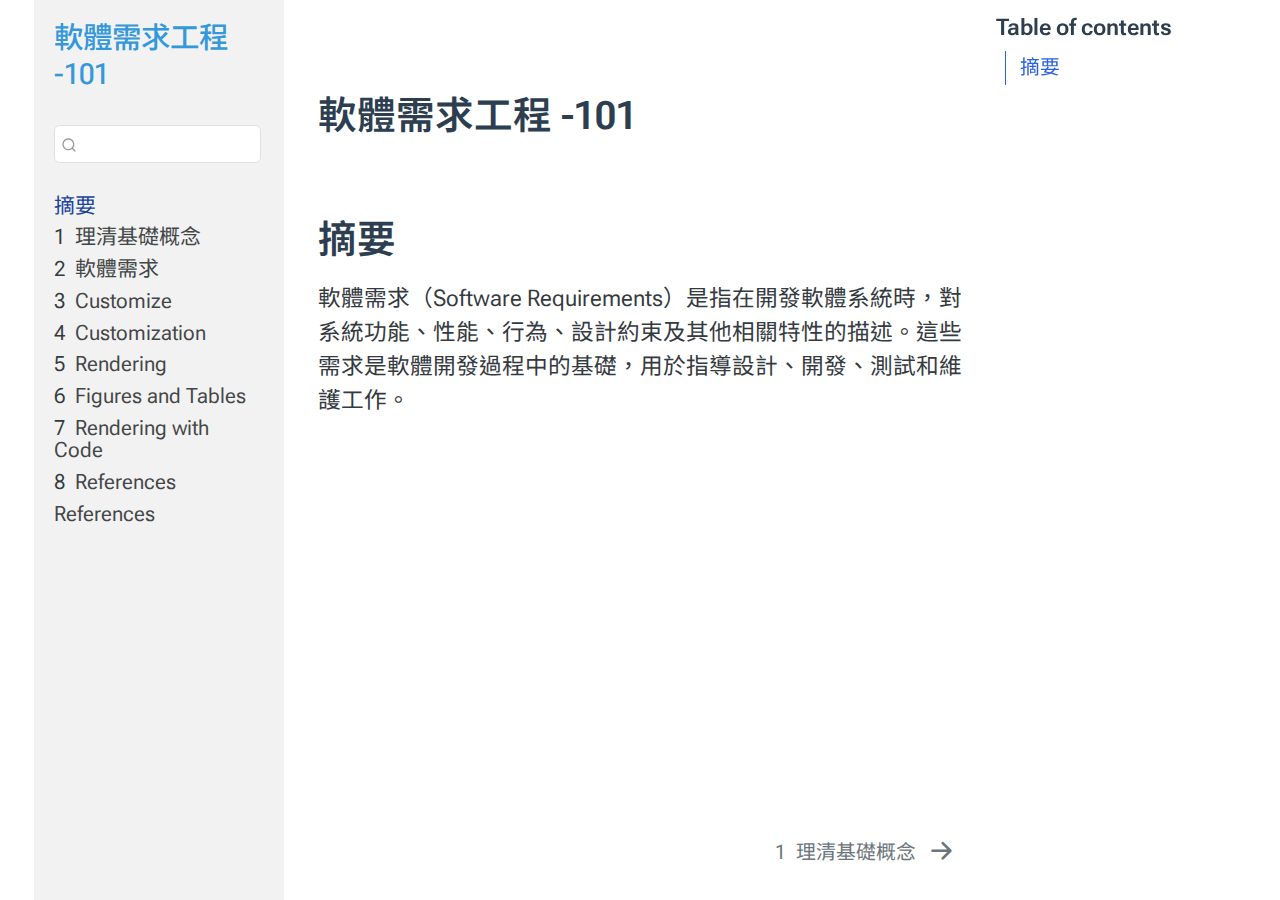
<file: docs/index.html>
<!DOCTYPE html>
<html xmlns="http://www.w3.org/1999/xhtml" lang="en" xml:lang="en"><head>

<meta charset="utf-8">
<meta name="generator" content="quarto-1.6.37">

<meta name="viewport" content="width=device-width, initial-scale=1.0, user-scalable=yes">


<title>軟體需求工程 -101</title>
<style>
code{white-space: pre-wrap;}
span.smallcaps{font-variant: small-caps;}
div.columns{display: flex; gap: min(4vw, 1.5em);}
div.column{flex: auto; overflow-x: auto;}
div.hanging-indent{margin-left: 1.5em; text-indent: -1.5em;}
ul.task-list{list-style: none;}
ul.task-list li input[type="checkbox"] {
  width: 0.8em;
  margin: 0 0.8em 0.2em -1em; /* quarto-specific, see https://github.com/quarto-dev/quarto-cli/issues/4556 */ 
  vertical-align: middle;
}
</style>


<script src="site_libs/quarto-nav/quarto-nav.js"></script>
<script src="site_libs/clipboard/clipboard.min.js"></script>
<script src="site_libs/quarto-search/autocomplete.umd.js"></script>
<script src="site_libs/quarto-search/fuse.min.js"></script>
<script src="site_libs/quarto-search/quarto-search.js"></script>
<meta name="quarto:offset" content="./">
<link href="./content/introduction.html" rel="next">
<script src="site_libs/quarto-html/quarto.js"></script>
<script src="site_libs/quarto-html/popper.min.js"></script>
<script src="site_libs/quarto-html/tippy.umd.min.js"></script>
<script src="site_libs/quarto-html/anchor.min.js"></script>
<link href="site_libs/quarto-html/tippy.css" rel="stylesheet">
<link href="site_libs/quarto-html/quarto-syntax-highlighting-29e2c20b02301cfff04dc8050bf30c7e.css" rel="stylesheet" id="quarto-text-highlighting-styles">
<script src="site_libs/bootstrap/bootstrap.min.js"></script>
<link href="site_libs/bootstrap/bootstrap-icons.css" rel="stylesheet">
<link href="site_libs/bootstrap/bootstrap-5d3c230478adf6c9399cb1d3492df075.min.css" rel="stylesheet" append-hash="true" id="quarto-bootstrap" data-mode="light">
<script id="quarto-search-options" type="application/json">{
  "location": "sidebar",
  "copy-button": false,
  "collapse-after": 3,
  "panel-placement": "start",
  "type": "textbox",
  "limit": 50,
  "keyboard-shortcut": [
    "f",
    "/",
    "s"
  ],
  "show-item-context": false,
  "language": {
    "search-no-results-text": "No results",
    "search-matching-documents-text": "matching documents",
    "search-copy-link-title": "Copy link to search",
    "search-hide-matches-text": "Hide additional matches",
    "search-more-match-text": "more match in this document",
    "search-more-matches-text": "more matches in this document",
    "search-clear-button-title": "Clear",
    "search-text-placeholder": "",
    "search-detached-cancel-button-title": "Cancel",
    "search-submit-button-title": "Submit",
    "search-label": "Search"
  }
}</script>
<style>
  :root {
    --body-width: 800px;
    --body-font-size: 16px;
    --line-height: 1.6;
    --heading-color: #2c3e50;
    --link-color: #2c3e50;
  }
</style>


</head>

<body class="nav-sidebar floating">

<div id="quarto-search-results"></div>
  <header id="quarto-header" class="headroom fixed-top">
  <nav class="quarto-secondary-nav">
    <div class="container-fluid d-flex">
      <button type="button" class="quarto-btn-toggle btn" data-bs-toggle="collapse" role="button" data-bs-target=".quarto-sidebar-collapse-item" aria-controls="quarto-sidebar" aria-expanded="false" aria-label="Toggle sidebar navigation" onclick="if (window.quartoToggleHeadroom) { window.quartoToggleHeadroom(); }">
        <i class="bi bi-layout-text-sidebar-reverse"></i>
      </button>
        <nav class="quarto-page-breadcrumbs" aria-label="breadcrumb"><ol class="breadcrumb"><li class="breadcrumb-item"><a href="./index.html">摘要</a></li></ol></nav>
        <a class="flex-grow-1" role="navigation" data-bs-toggle="collapse" data-bs-target=".quarto-sidebar-collapse-item" aria-controls="quarto-sidebar" aria-expanded="false" aria-label="Toggle sidebar navigation" onclick="if (window.quartoToggleHeadroom) { window.quartoToggleHeadroom(); }">      
        </a>
      <button type="button" class="btn quarto-search-button" aria-label="Search" onclick="window.quartoOpenSearch();">
        <i class="bi bi-search"></i>
      </button>
    </div>
  </nav>
</header>
<!-- content -->
<div id="quarto-content" class="quarto-container page-columns page-rows-contents page-layout-article">
<!-- sidebar -->
  <nav id="quarto-sidebar" class="sidebar collapse collapse-horizontal quarto-sidebar-collapse-item sidebar-navigation floating overflow-auto">
    <div class="pt-lg-2 mt-2 text-center sidebar-header">
    <div class="sidebar-title mb-0 py-0">
      <a href="./">軟體需求工程 -101</a> 
    </div>
      </div>
        <div class="mt-2 flex-shrink-0 align-items-center">
        <div class="sidebar-search">
        <div id="quarto-search" class="" title="Search"></div>
        </div>
        </div>
    <div class="sidebar-menu-container"> 
    <ul class="list-unstyled mt-1">
        <li class="sidebar-item">
  <div class="sidebar-item-container"> 
  <a href="./index.html" class="sidebar-item-text sidebar-link active">
 <span class="menu-text">摘要</span></a>
  </div>
</li>
        <li class="sidebar-item">
  <div class="sidebar-item-container"> 
  <a href="./content/introduction.html" class="sidebar-item-text sidebar-link">
 <span class="menu-text"><span class="chapter-number">1</span>&nbsp; <span class="chapter-title">理清基礎概念</span></span></a>
  </div>
</li>
        <li class="sidebar-item">
  <div class="sidebar-item-container"> 
  <a href="./content/sw-requirements.html" class="sidebar-item-text sidebar-link">
 <span class="menu-text"><span class="chapter-number">2</span>&nbsp; <span class="chapter-title">軟體需求</span></span></a>
  </div>
</li>
        <li class="sidebar-item">
  <div class="sidebar-item-container"> 
  <a href="./content/add-content.html" class="sidebar-item-text sidebar-link">
 <span class="menu-text"><span class="chapter-number">3</span>&nbsp; <span class="chapter-title">Customize</span></span></a>
  </div>
</li>
        <li class="sidebar-item">
  <div class="sidebar-item-container"> 
  <a href="./content/customizing.html" class="sidebar-item-text sidebar-link">
 <span class="menu-text"><span class="chapter-number">4</span>&nbsp; <span class="chapter-title">Customization</span></span></a>
  </div>
</li>
        <li class="sidebar-item">
  <div class="sidebar-item-container"> 
  <a href="./content/rendering.html" class="sidebar-item-text sidebar-link">
 <span class="menu-text"><span class="chapter-number">5</span>&nbsp; <span class="chapter-title">Rendering</span></span></a>
  </div>
</li>
        <li class="sidebar-item">
  <div class="sidebar-item-container"> 
  <a href="./content/figures_and_tables.html" class="sidebar-item-text sidebar-link">
 <span class="menu-text"><span class="chapter-number">6</span>&nbsp; <span class="chapter-title">Figures and Tables</span></span></a>
  </div>
</li>
        <li class="sidebar-item">
  <div class="sidebar-item-container"> 
  <a href="./content/code.html" class="sidebar-item-text sidebar-link">
 <span class="menu-text"><span class="chapter-number">7</span>&nbsp; <span class="chapter-title">Rendering with Code</span></span></a>
  </div>
</li>
        <li class="sidebar-item">
  <div class="sidebar-item-container"> 
  <a href="./content/adding-refs.html" class="sidebar-item-text sidebar-link">
 <span class="menu-text"><span class="chapter-number">8</span>&nbsp; <span class="chapter-title">References</span></span></a>
  </div>
</li>
        <li class="sidebar-item">
  <div class="sidebar-item-container"> 
  <a href="./content/references.html" class="sidebar-item-text sidebar-link">
 <span class="menu-text">References</span></a>
  </div>
</li>
    </ul>
    </div>
</nav>
<div id="quarto-sidebar-glass" class="quarto-sidebar-collapse-item" data-bs-toggle="collapse" data-bs-target=".quarto-sidebar-collapse-item"></div>
<!-- margin-sidebar -->
    <div id="quarto-margin-sidebar" class="sidebar margin-sidebar">
        <nav id="TOC" role="doc-toc" class="toc-active">
    <h2 id="toc-title">Table of contents</h2>
   
  <ul>
  <li><a href="#摘要" id="toc-摘要" class="nav-link active" data-scroll-target="#摘要">摘要</a></li>
  </ul>
</nav>
    </div>
<!-- main -->
<main class="content" id="quarto-document-content">

<header id="title-block-header" class="quarto-title-block default">
<div class="quarto-title">
<h1 class="title">軟體需求工程 -101</h1>
</div>



<div class="quarto-title-meta">

    
  
    
  </div>
  


</header>


<section id="摘要" class="level1 unnumbered">
<h1 class="unnumbered">摘要</h1>
<p>軟體需求（Software Requirements）是指在開發軟體系統時，對系統功能、性能、行為、設計約束及其他相關特性的描述。這些需求是軟體開發過程中的基礎，用於指導設計、開發、測試和維護工作。</p>


</section>

</main> <!-- /main -->
<script id="quarto-html-after-body" type="application/javascript">
window.document.addEventListener("DOMContentLoaded", function (event) {
  const toggleBodyColorMode = (bsSheetEl) => {
    const mode = bsSheetEl.getAttribute("data-mode");
    const bodyEl = window.document.querySelector("body");
    if (mode === "dark") {
      bodyEl.classList.add("quarto-dark");
      bodyEl.classList.remove("quarto-light");
    } else {
      bodyEl.classList.add("quarto-light");
      bodyEl.classList.remove("quarto-dark");
    }
  }
  const toggleBodyColorPrimary = () => {
    const bsSheetEl = window.document.querySelector("link#quarto-bootstrap");
    if (bsSheetEl) {
      toggleBodyColorMode(bsSheetEl);
    }
  }
  toggleBodyColorPrimary();  
  const icon = "";
  const anchorJS = new window.AnchorJS();
  anchorJS.options = {
    placement: 'right',
    icon: icon
  };
  anchorJS.add('.anchored');
  const isCodeAnnotation = (el) => {
    for (const clz of el.classList) {
      if (clz.startsWith('code-annotation-')) {                     
        return true;
      }
    }
    return false;
  }
  const onCopySuccess = function(e) {
    // button target
    const button = e.trigger;
    // don't keep focus
    button.blur();
    // flash "checked"
    button.classList.add('code-copy-button-checked');
    var currentTitle = button.getAttribute("title");
    button.setAttribute("title", "Copied!");
    let tooltip;
    if (window.bootstrap) {
      button.setAttribute("data-bs-toggle", "tooltip");
      button.setAttribute("data-bs-placement", "left");
      button.setAttribute("data-bs-title", "Copied!");
      tooltip = new bootstrap.Tooltip(button, 
        { trigger: "manual", 
          customClass: "code-copy-button-tooltip",
          offset: [0, -8]});
      tooltip.show();    
    }
    setTimeout(function() {
      if (tooltip) {
        tooltip.hide();
        button.removeAttribute("data-bs-title");
        button.removeAttribute("data-bs-toggle");
        button.removeAttribute("data-bs-placement");
      }
      button.setAttribute("title", currentTitle);
      button.classList.remove('code-copy-button-checked');
    }, 1000);
    // clear code selection
    e.clearSelection();
  }
  const getTextToCopy = function(trigger) {
      const codeEl = trigger.previousElementSibling.cloneNode(true);
      for (const childEl of codeEl.children) {
        if (isCodeAnnotation(childEl)) {
          childEl.remove();
        }
      }
      return codeEl.innerText;
  }
  const clipboard = new window.ClipboardJS('.code-copy-button:not([data-in-quarto-modal])', {
    text: getTextToCopy
  });
  clipboard.on('success', onCopySuccess);
  if (window.document.getElementById('quarto-embedded-source-code-modal')) {
    const clipboardModal = new window.ClipboardJS('.code-copy-button[data-in-quarto-modal]', {
      text: getTextToCopy,
      container: window.document.getElementById('quarto-embedded-source-code-modal')
    });
    clipboardModal.on('success', onCopySuccess);
  }
    var localhostRegex = new RegExp(/^(?:http|https):\/\/localhost\:?[0-9]*\//);
    var mailtoRegex = new RegExp(/^mailto:/);
      var filterRegex = new RegExp('/' + window.location.host + '/');
    var isInternal = (href) => {
        return filterRegex.test(href) || localhostRegex.test(href) || mailtoRegex.test(href);
    }
    // Inspect non-navigation links and adorn them if external
 	var links = window.document.querySelectorAll('a[href]:not(.nav-link):not(.navbar-brand):not(.toc-action):not(.sidebar-link):not(.sidebar-item-toggle):not(.pagination-link):not(.no-external):not([aria-hidden]):not(.dropdown-item):not(.quarto-navigation-tool):not(.about-link)');
    for (var i=0; i<links.length; i++) {
      const link = links[i];
      if (!isInternal(link.href)) {
        // undo the damage that might have been done by quarto-nav.js in the case of
        // links that we want to consider external
        if (link.dataset.originalHref !== undefined) {
          link.href = link.dataset.originalHref;
        }
      }
    }
  function tippyHover(el, contentFn, onTriggerFn, onUntriggerFn) {
    const config = {
      allowHTML: true,
      maxWidth: 500,
      delay: 100,
      arrow: false,
      appendTo: function(el) {
          return el.parentElement;
      },
      interactive: true,
      interactiveBorder: 10,
      theme: 'quarto',
      placement: 'bottom-start',
    };
    if (contentFn) {
      config.content = contentFn;
    }
    if (onTriggerFn) {
      config.onTrigger = onTriggerFn;
    }
    if (onUntriggerFn) {
      config.onUntrigger = onUntriggerFn;
    }
    window.tippy(el, config); 
  }
  const noterefs = window.document.querySelectorAll('a[role="doc-noteref"]');
  for (var i=0; i<noterefs.length; i++) {
    const ref = noterefs[i];
    tippyHover(ref, function() {
      // use id or data attribute instead here
      let href = ref.getAttribute('data-footnote-href') || ref.getAttribute('href');
      try { href = new URL(href).hash; } catch {}
      const id = href.replace(/^#\/?/, "");
      const note = window.document.getElementById(id);
      if (note) {
        return note.innerHTML;
      } else {
        return "";
      }
    });
  }
  const xrefs = window.document.querySelectorAll('a.quarto-xref');
  const processXRef = (id, note) => {
    // Strip column container classes
    const stripColumnClz = (el) => {
      el.classList.remove("page-full", "page-columns");
      if (el.children) {
        for (const child of el.children) {
          stripColumnClz(child);
        }
      }
    }
    stripColumnClz(note)
    if (id === null || id.startsWith('sec-')) {
      // Special case sections, only their first couple elements
      const container = document.createElement("div");
      if (note.children && note.children.length > 2) {
        container.appendChild(note.children[0].cloneNode(true));
        for (let i = 1; i < note.children.length; i++) {
          const child = note.children[i];
          if (child.tagName === "P" && child.innerText === "") {
            continue;
          } else {
            container.appendChild(child.cloneNode(true));
            break;
          }
        }
        if (window.Quarto?.typesetMath) {
          window.Quarto.typesetMath(container);
        }
        return container.innerHTML
      } else {
        if (window.Quarto?.typesetMath) {
          window.Quarto.typesetMath(note);
        }
        return note.innerHTML;
      }
    } else {
      // Remove any anchor links if they are present
      const anchorLink = note.querySelector('a.anchorjs-link');
      if (anchorLink) {
        anchorLink.remove();
      }
      if (window.Quarto?.typesetMath) {
        window.Quarto.typesetMath(note);
      }
      if (note.classList.contains("callout")) {
        return note.outerHTML;
      } else {
        return note.innerHTML;
      }
    }
  }
  for (var i=0; i<xrefs.length; i++) {
    const xref = xrefs[i];
    tippyHover(xref, undefined, function(instance) {
      instance.disable();
      let url = xref.getAttribute('href');
      let hash = undefined; 
      if (url.startsWith('#')) {
        hash = url;
      } else {
        try { hash = new URL(url).hash; } catch {}
      }
      if (hash) {
        const id = hash.replace(/^#\/?/, "");
        const note = window.document.getElementById(id);
        if (note !== null) {
          try {
            const html = processXRef(id, note.cloneNode(true));
            instance.setContent(html);
          } finally {
            instance.enable();
            instance.show();
          }
        } else {
          // See if we can fetch this
          fetch(url.split('#')[0])
          .then(res => res.text())
          .then(html => {
            const parser = new DOMParser();
            const htmlDoc = parser.parseFromString(html, "text/html");
            const note = htmlDoc.getElementById(id);
            if (note !== null) {
              const html = processXRef(id, note);
              instance.setContent(html);
            } 
          }).finally(() => {
            instance.enable();
            instance.show();
          });
        }
      } else {
        // See if we can fetch a full url (with no hash to target)
        // This is a special case and we should probably do some content thinning / targeting
        fetch(url)
        .then(res => res.text())
        .then(html => {
          const parser = new DOMParser();
          const htmlDoc = parser.parseFromString(html, "text/html");
          const note = htmlDoc.querySelector('main.content');
          if (note !== null) {
            // This should only happen for chapter cross references
            // (since there is no id in the URL)
            // remove the first header
            if (note.children.length > 0 && note.children[0].tagName === "HEADER") {
              note.children[0].remove();
            }
            const html = processXRef(null, note);
            instance.setContent(html);
          } 
        }).finally(() => {
          instance.enable();
          instance.show();
        });
      }
    }, function(instance) {
    });
  }
      let selectedAnnoteEl;
      const selectorForAnnotation = ( cell, annotation) => {
        let cellAttr = 'data-code-cell="' + cell + '"';
        let lineAttr = 'data-code-annotation="' +  annotation + '"';
        const selector = 'span[' + cellAttr + '][' + lineAttr + ']';
        return selector;
      }
      const selectCodeLines = (annoteEl) => {
        const doc = window.document;
        const targetCell = annoteEl.getAttribute("data-target-cell");
        const targetAnnotation = annoteEl.getAttribute("data-target-annotation");
        const annoteSpan = window.document.querySelector(selectorForAnnotation(targetCell, targetAnnotation));
        const lines = annoteSpan.getAttribute("data-code-lines").split(",");
        const lineIds = lines.map((line) => {
          return targetCell + "-" + line;
        })
        let top = null;
        let height = null;
        let parent = null;
        if (lineIds.length > 0) {
            //compute the position of the single el (top and bottom and make a div)
            const el = window.document.getElementById(lineIds[0]);
            top = el.offsetTop;
            height = el.offsetHeight;
            parent = el.parentElement.parentElement;
          if (lineIds.length > 1) {
            const lastEl = window.document.getElementById(lineIds[lineIds.length - 1]);
            const bottom = lastEl.offsetTop + lastEl.offsetHeight;
            height = bottom - top;
          }
          if (top !== null && height !== null && parent !== null) {
            // cook up a div (if necessary) and position it 
            let div = window.document.getElementById("code-annotation-line-highlight");
            if (div === null) {
              div = window.document.createElement("div");
              div.setAttribute("id", "code-annotation-line-highlight");
              div.style.position = 'absolute';
              parent.appendChild(div);
            }
            div.style.top = top - 2 + "px";
            div.style.height = height + 4 + "px";
            div.style.left = 0;
            let gutterDiv = window.document.getElementById("code-annotation-line-highlight-gutter");
            if (gutterDiv === null) {
              gutterDiv = window.document.createElement("div");
              gutterDiv.setAttribute("id", "code-annotation-line-highlight-gutter");
              gutterDiv.style.position = 'absolute';
              const codeCell = window.document.getElementById(targetCell);
              const gutter = codeCell.querySelector('.code-annotation-gutter');
              gutter.appendChild(gutterDiv);
            }
            gutterDiv.style.top = top - 2 + "px";
            gutterDiv.style.height = height + 4 + "px";
          }
          selectedAnnoteEl = annoteEl;
        }
      };
      const unselectCodeLines = () => {
        const elementsIds = ["code-annotation-line-highlight", "code-annotation-line-highlight-gutter"];
        elementsIds.forEach((elId) => {
          const div = window.document.getElementById(elId);
          if (div) {
            div.remove();
          }
        });
        selectedAnnoteEl = undefined;
      };
        // Handle positioning of the toggle
    window.addEventListener(
      "resize",
      throttle(() => {
        elRect = undefined;
        if (selectedAnnoteEl) {
          selectCodeLines(selectedAnnoteEl);
        }
      }, 10)
    );
    function throttle(fn, ms) {
    let throttle = false;
    let timer;
      return (...args) => {
        if(!throttle) { // first call gets through
            fn.apply(this, args);
            throttle = true;
        } else { // all the others get throttled
            if(timer) clearTimeout(timer); // cancel #2
            timer = setTimeout(() => {
              fn.apply(this, args);
              timer = throttle = false;
            }, ms);
        }
      };
    }
      // Attach click handler to the DT
      const annoteDls = window.document.querySelectorAll('dt[data-target-cell]');
      for (const annoteDlNode of annoteDls) {
        annoteDlNode.addEventListener('click', (event) => {
          const clickedEl = event.target;
          if (clickedEl !== selectedAnnoteEl) {
            unselectCodeLines();
            const activeEl = window.document.querySelector('dt[data-target-cell].code-annotation-active');
            if (activeEl) {
              activeEl.classList.remove('code-annotation-active');
            }
            selectCodeLines(clickedEl);
            clickedEl.classList.add('code-annotation-active');
          } else {
            // Unselect the line
            unselectCodeLines();
            clickedEl.classList.remove('code-annotation-active');
          }
        });
      }
  const findCites = (el) => {
    const parentEl = el.parentElement;
    if (parentEl) {
      const cites = parentEl.dataset.cites;
      if (cites) {
        return {
          el,
          cites: cites.split(' ')
        };
      } else {
        return findCites(el.parentElement)
      }
    } else {
      return undefined;
    }
  };
  var bibliorefs = window.document.querySelectorAll('a[role="doc-biblioref"]');
  for (var i=0; i<bibliorefs.length; i++) {
    const ref = bibliorefs[i];
    const citeInfo = findCites(ref);
    if (citeInfo) {
      tippyHover(citeInfo.el, function() {
        var popup = window.document.createElement('div');
        citeInfo.cites.forEach(function(cite) {
          var citeDiv = window.document.createElement('div');
          citeDiv.classList.add('hanging-indent');
          citeDiv.classList.add('csl-entry');
          var biblioDiv = window.document.getElementById('ref-' + cite);
          if (biblioDiv) {
            citeDiv.innerHTML = biblioDiv.innerHTML;
          }
          popup.appendChild(citeDiv);
        });
        return popup.innerHTML;
      });
    }
  }
});
</script>
<nav class="page-navigation">
  <div class="nav-page nav-page-previous">
  </div>
  <div class="nav-page nav-page-next">
      <a href="./content/introduction.html" class="pagination-link" aria-label="理清基礎概念">
        <span class="nav-page-text"><span class="chapter-number">1</span>&nbsp; <span class="chapter-title">理清基礎概念</span></span> <i class="bi bi-arrow-right-short"></i>
      </a>
  </div>
</nav>
</div> <!-- /content -->




</body></html>
</file>
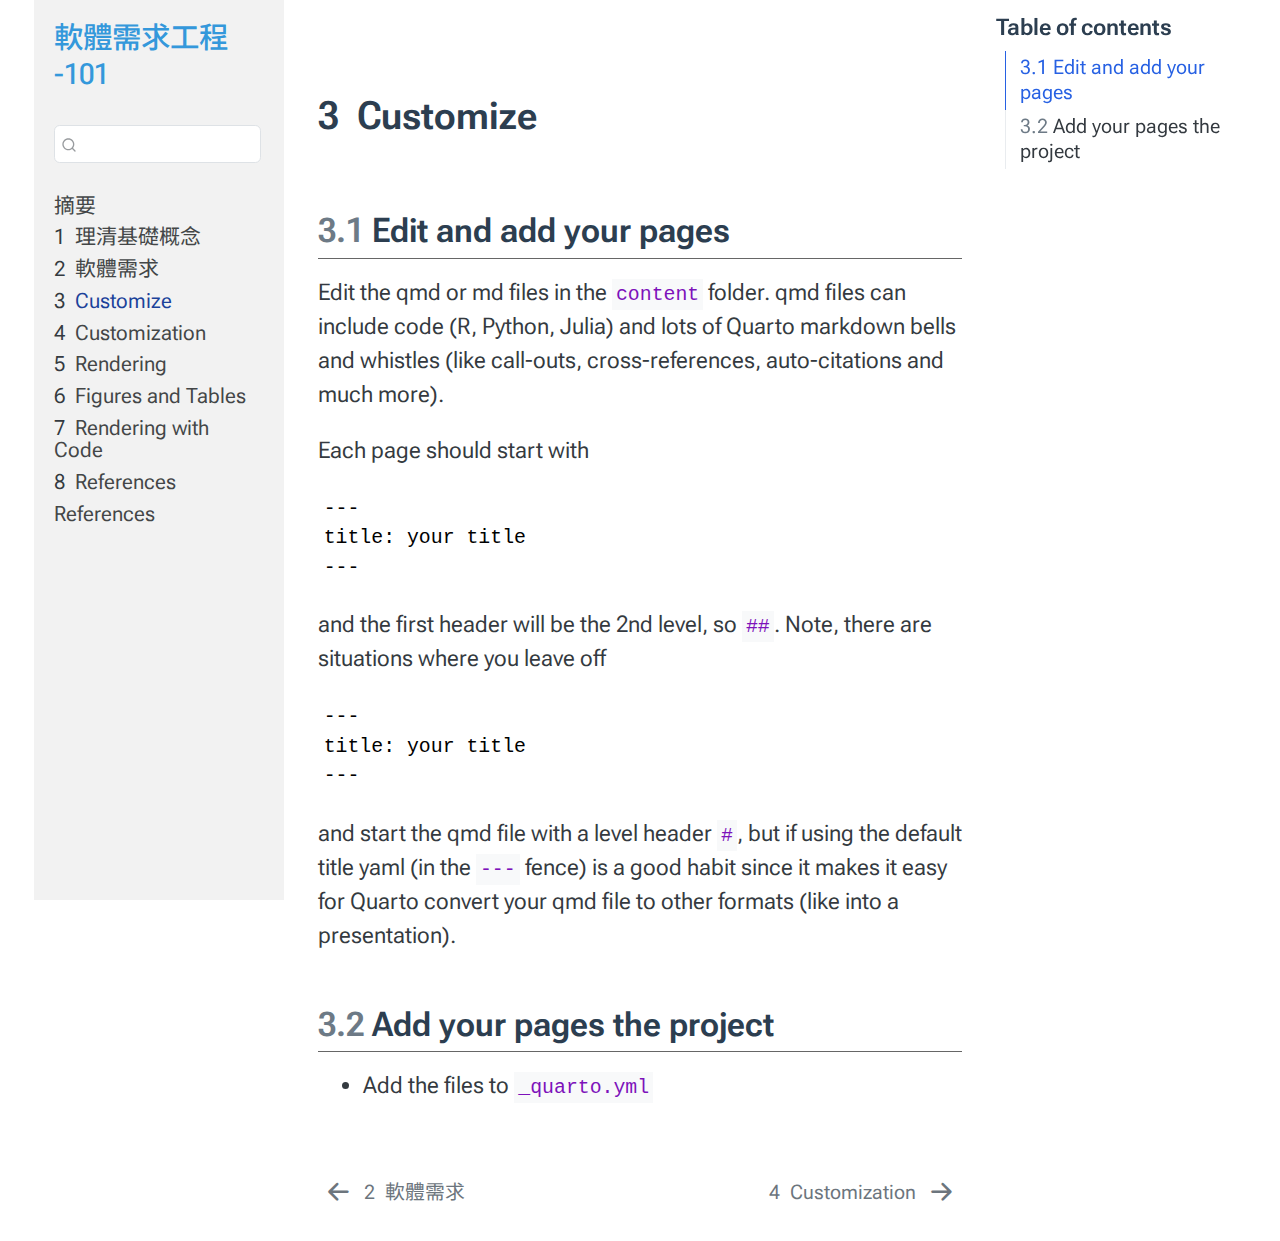
<file: docs/content/add-content.html>
<!DOCTYPE html>
<html xmlns="http://www.w3.org/1999/xhtml" lang="en" xml:lang="en"><head>

<meta charset="utf-8">
<meta name="generator" content="quarto-1.6.37">

<meta name="viewport" content="width=device-width, initial-scale=1.0, user-scalable=yes">


<title>3&nbsp; Customize – 軟體需求工程 -101</title>
<style>
code{white-space: pre-wrap;}
span.smallcaps{font-variant: small-caps;}
div.columns{display: flex; gap: min(4vw, 1.5em);}
div.column{flex: auto; overflow-x: auto;}
div.hanging-indent{margin-left: 1.5em; text-indent: -1.5em;}
ul.task-list{list-style: none;}
ul.task-list li input[type="checkbox"] {
  width: 0.8em;
  margin: 0 0.8em 0.2em -1em; /* quarto-specific, see https://github.com/quarto-dev/quarto-cli/issues/4556 */ 
  vertical-align: middle;
}
</style>


<script src="../site_libs/quarto-nav/quarto-nav.js"></script>
<script src="../site_libs/clipboard/clipboard.min.js"></script>
<script src="../site_libs/quarto-search/autocomplete.umd.js"></script>
<script src="../site_libs/quarto-search/fuse.min.js"></script>
<script src="../site_libs/quarto-search/quarto-search.js"></script>
<meta name="quarto:offset" content="../">
<link href="../content/customizing.html" rel="next">
<link href="../content/sw-requirements.html" rel="prev">
<script src="../site_libs/quarto-html/quarto.js"></script>
<script src="../site_libs/quarto-html/popper.min.js"></script>
<script src="../site_libs/quarto-html/tippy.umd.min.js"></script>
<script src="../site_libs/quarto-html/anchor.min.js"></script>
<link href="../site_libs/quarto-html/tippy.css" rel="stylesheet">
<link href="../site_libs/quarto-html/quarto-syntax-highlighting-29e2c20b02301cfff04dc8050bf30c7e.css" rel="stylesheet" id="quarto-text-highlighting-styles">
<script src="../site_libs/bootstrap/bootstrap.min.js"></script>
<link href="../site_libs/bootstrap/bootstrap-icons.css" rel="stylesheet">
<link href="../site_libs/bootstrap/bootstrap-5d3c230478adf6c9399cb1d3492df075.min.css" rel="stylesheet" append-hash="true" id="quarto-bootstrap" data-mode="light">
<script id="quarto-search-options" type="application/json">{
  "location": "sidebar",
  "copy-button": false,
  "collapse-after": 3,
  "panel-placement": "start",
  "type": "textbox",
  "limit": 50,
  "keyboard-shortcut": [
    "f",
    "/",
    "s"
  ],
  "show-item-context": false,
  "language": {
    "search-no-results-text": "No results",
    "search-matching-documents-text": "matching documents",
    "search-copy-link-title": "Copy link to search",
    "search-hide-matches-text": "Hide additional matches",
    "search-more-match-text": "more match in this document",
    "search-more-matches-text": "more matches in this document",
    "search-clear-button-title": "Clear",
    "search-text-placeholder": "",
    "search-detached-cancel-button-title": "Cancel",
    "search-submit-button-title": "Submit",
    "search-label": "Search"
  }
}</script>
<style>
  :root {
    --body-width: 800px;
    --body-font-size: 16px;
    --line-height: 1.6;
    --heading-color: #2c3e50;
    --link-color: #2c3e50;
  }
</style>


</head>

<body class="nav-sidebar floating">

<div id="quarto-search-results"></div>
  <header id="quarto-header" class="headroom fixed-top">
  <nav class="quarto-secondary-nav">
    <div class="container-fluid d-flex">
      <button type="button" class="quarto-btn-toggle btn" data-bs-toggle="collapse" role="button" data-bs-target=".quarto-sidebar-collapse-item" aria-controls="quarto-sidebar" aria-expanded="false" aria-label="Toggle sidebar navigation" onclick="if (window.quartoToggleHeadroom) { window.quartoToggleHeadroom(); }">
        <i class="bi bi-layout-text-sidebar-reverse"></i>
      </button>
        <nav class="quarto-page-breadcrumbs" aria-label="breadcrumb"><ol class="breadcrumb"><li class="breadcrumb-item"><a href="../content/add-content.html"><span class="chapter-number">3</span>&nbsp; <span class="chapter-title">Customize</span></a></li></ol></nav>
        <a class="flex-grow-1" role="navigation" data-bs-toggle="collapse" data-bs-target=".quarto-sidebar-collapse-item" aria-controls="quarto-sidebar" aria-expanded="false" aria-label="Toggle sidebar navigation" onclick="if (window.quartoToggleHeadroom) { window.quartoToggleHeadroom(); }">      
        </a>
      <button type="button" class="btn quarto-search-button" aria-label="Search" onclick="window.quartoOpenSearch();">
        <i class="bi bi-search"></i>
      </button>
    </div>
  </nav>
</header>
<!-- content -->
<div id="quarto-content" class="quarto-container page-columns page-rows-contents page-layout-article">
<!-- sidebar -->
  <nav id="quarto-sidebar" class="sidebar collapse collapse-horizontal quarto-sidebar-collapse-item sidebar-navigation floating overflow-auto">
    <div class="pt-lg-2 mt-2 text-center sidebar-header">
    <div class="sidebar-title mb-0 py-0">
      <a href="../">軟體需求工程 -101</a> 
    </div>
      </div>
        <div class="mt-2 flex-shrink-0 align-items-center">
        <div class="sidebar-search">
        <div id="quarto-search" class="" title="Search"></div>
        </div>
        </div>
    <div class="sidebar-menu-container"> 
    <ul class="list-unstyled mt-1">
        <li class="sidebar-item">
  <div class="sidebar-item-container"> 
  <a href="../index.html" class="sidebar-item-text sidebar-link">
 <span class="menu-text">摘要</span></a>
  </div>
</li>
        <li class="sidebar-item">
  <div class="sidebar-item-container"> 
  <a href="../content/introduction.html" class="sidebar-item-text sidebar-link">
 <span class="menu-text"><span class="chapter-number">1</span>&nbsp; <span class="chapter-title">理清基礎概念</span></span></a>
  </div>
</li>
        <li class="sidebar-item">
  <div class="sidebar-item-container"> 
  <a href="../content/sw-requirements.html" class="sidebar-item-text sidebar-link">
 <span class="menu-text"><span class="chapter-number">2</span>&nbsp; <span class="chapter-title">軟體需求</span></span></a>
  </div>
</li>
        <li class="sidebar-item">
  <div class="sidebar-item-container"> 
  <a href="../content/add-content.html" class="sidebar-item-text sidebar-link active">
 <span class="menu-text"><span class="chapter-number">3</span>&nbsp; <span class="chapter-title">Customize</span></span></a>
  </div>
</li>
        <li class="sidebar-item">
  <div class="sidebar-item-container"> 
  <a href="../content/customizing.html" class="sidebar-item-text sidebar-link">
 <span class="menu-text"><span class="chapter-number">4</span>&nbsp; <span class="chapter-title">Customization</span></span></a>
  </div>
</li>
        <li class="sidebar-item">
  <div class="sidebar-item-container"> 
  <a href="../content/rendering.html" class="sidebar-item-text sidebar-link">
 <span class="menu-text"><span class="chapter-number">5</span>&nbsp; <span class="chapter-title">Rendering</span></span></a>
  </div>
</li>
        <li class="sidebar-item">
  <div class="sidebar-item-container"> 
  <a href="../content/figures_and_tables.html" class="sidebar-item-text sidebar-link">
 <span class="menu-text"><span class="chapter-number">6</span>&nbsp; <span class="chapter-title">Figures and Tables</span></span></a>
  </div>
</li>
        <li class="sidebar-item">
  <div class="sidebar-item-container"> 
  <a href="../content/code.html" class="sidebar-item-text sidebar-link">
 <span class="menu-text"><span class="chapter-number">7</span>&nbsp; <span class="chapter-title">Rendering with Code</span></span></a>
  </div>
</li>
        <li class="sidebar-item">
  <div class="sidebar-item-container"> 
  <a href="../content/adding-refs.html" class="sidebar-item-text sidebar-link">
 <span class="menu-text"><span class="chapter-number">8</span>&nbsp; <span class="chapter-title">References</span></span></a>
  </div>
</li>
        <li class="sidebar-item">
  <div class="sidebar-item-container"> 
  <a href="../content/references.html" class="sidebar-item-text sidebar-link">
 <span class="menu-text">References</span></a>
  </div>
</li>
    </ul>
    </div>
</nav>
<div id="quarto-sidebar-glass" class="quarto-sidebar-collapse-item" data-bs-toggle="collapse" data-bs-target=".quarto-sidebar-collapse-item"></div>
<!-- margin-sidebar -->
    <div id="quarto-margin-sidebar" class="sidebar margin-sidebar">
        <nav id="TOC" role="doc-toc" class="toc-active">
    <h2 id="toc-title">Table of contents</h2>
   
  <ul>
  <li><a href="#edit-and-add-your-pages" id="toc-edit-and-add-your-pages" class="nav-link active" data-scroll-target="#edit-and-add-your-pages"><span class="header-section-number">3.1</span> Edit and add your pages</a></li>
  <li><a href="#add-your-pages-the-project" id="toc-add-your-pages-the-project" class="nav-link" data-scroll-target="#add-your-pages-the-project"><span class="header-section-number">3.2</span> Add your pages the project</a></li>
  </ul>
</nav>
    </div>
<!-- main -->
<main class="content" id="quarto-document-content">

<header id="title-block-header" class="quarto-title-block default">
<div class="quarto-title">
<h1 class="title"><span class="chapter-number">3</span>&nbsp; <span class="chapter-title">Customize</span></h1>
</div>



<div class="quarto-title-meta">

    
  
    
  </div>
  


</header>


<section id="edit-and-add-your-pages" class="level2" data-number="3.1">
<h2 data-number="3.1" class="anchored" data-anchor-id="edit-and-add-your-pages"><span class="header-section-number">3.1</span> Edit and add your pages</h2>
<p>Edit the qmd or md files in the <code>content</code> folder. qmd files can include code (R, Python, Julia) and lots of Quarto markdown bells and whistles (like call-outs, cross-references, auto-citations and much more).</p>
<p>Each page should start with</p>
<pre><code>---
title: your title
---</code></pre>
<p>and the first header will be the 2nd level, so <code>##</code>. Note, there are situations where you leave off</p>
<pre><code>---
title: your title
---</code></pre>
<p>and start the qmd file with a level header <code>#</code>, but if using the default title yaml (in the <code>---</code> fence) is a good habit since it makes it easy for Quarto convert your qmd file to other formats (like into a presentation).</p>
</section>
<section id="add-your-pages-the-project" class="level2" data-number="3.2">
<h2 data-number="3.2" class="anchored" data-anchor-id="add-your-pages-the-project"><span class="header-section-number">3.2</span> Add your pages the project</h2>
<ul>
<li>Add the files to <code>_quarto.yml</code></li>
</ul>


</section>

</main> <!-- /main -->
<script id="quarto-html-after-body" type="application/javascript">
window.document.addEventListener("DOMContentLoaded", function (event) {
  const toggleBodyColorMode = (bsSheetEl) => {
    const mode = bsSheetEl.getAttribute("data-mode");
    const bodyEl = window.document.querySelector("body");
    if (mode === "dark") {
      bodyEl.classList.add("quarto-dark");
      bodyEl.classList.remove("quarto-light");
    } else {
      bodyEl.classList.add("quarto-light");
      bodyEl.classList.remove("quarto-dark");
    }
  }
  const toggleBodyColorPrimary = () => {
    const bsSheetEl = window.document.querySelector("link#quarto-bootstrap");
    if (bsSheetEl) {
      toggleBodyColorMode(bsSheetEl);
    }
  }
  toggleBodyColorPrimary();  
  const icon = "";
  const anchorJS = new window.AnchorJS();
  anchorJS.options = {
    placement: 'right',
    icon: icon
  };
  anchorJS.add('.anchored');
  const isCodeAnnotation = (el) => {
    for (const clz of el.classList) {
      if (clz.startsWith('code-annotation-')) {                     
        return true;
      }
    }
    return false;
  }
  const onCopySuccess = function(e) {
    // button target
    const button = e.trigger;
    // don't keep focus
    button.blur();
    // flash "checked"
    button.classList.add('code-copy-button-checked');
    var currentTitle = button.getAttribute("title");
    button.setAttribute("title", "Copied!");
    let tooltip;
    if (window.bootstrap) {
      button.setAttribute("data-bs-toggle", "tooltip");
      button.setAttribute("data-bs-placement", "left");
      button.setAttribute("data-bs-title", "Copied!");
      tooltip = new bootstrap.Tooltip(button, 
        { trigger: "manual", 
          customClass: "code-copy-button-tooltip",
          offset: [0, -8]});
      tooltip.show();    
    }
    setTimeout(function() {
      if (tooltip) {
        tooltip.hide();
        button.removeAttribute("data-bs-title");
        button.removeAttribute("data-bs-toggle");
        button.removeAttribute("data-bs-placement");
      }
      button.setAttribute("title", currentTitle);
      button.classList.remove('code-copy-button-checked');
    }, 1000);
    // clear code selection
    e.clearSelection();
  }
  const getTextToCopy = function(trigger) {
      const codeEl = trigger.previousElementSibling.cloneNode(true);
      for (const childEl of codeEl.children) {
        if (isCodeAnnotation(childEl)) {
          childEl.remove();
        }
      }
      return codeEl.innerText;
  }
  const clipboard = new window.ClipboardJS('.code-copy-button:not([data-in-quarto-modal])', {
    text: getTextToCopy
  });
  clipboard.on('success', onCopySuccess);
  if (window.document.getElementById('quarto-embedded-source-code-modal')) {
    const clipboardModal = new window.ClipboardJS('.code-copy-button[data-in-quarto-modal]', {
      text: getTextToCopy,
      container: window.document.getElementById('quarto-embedded-source-code-modal')
    });
    clipboardModal.on('success', onCopySuccess);
  }
    var localhostRegex = new RegExp(/^(?:http|https):\/\/localhost\:?[0-9]*\//);
    var mailtoRegex = new RegExp(/^mailto:/);
      var filterRegex = new RegExp('/' + window.location.host + '/');
    var isInternal = (href) => {
        return filterRegex.test(href) || localhostRegex.test(href) || mailtoRegex.test(href);
    }
    // Inspect non-navigation links and adorn them if external
 	var links = window.document.querySelectorAll('a[href]:not(.nav-link):not(.navbar-brand):not(.toc-action):not(.sidebar-link):not(.sidebar-item-toggle):not(.pagination-link):not(.no-external):not([aria-hidden]):not(.dropdown-item):not(.quarto-navigation-tool):not(.about-link)');
    for (var i=0; i<links.length; i++) {
      const link = links[i];
      if (!isInternal(link.href)) {
        // undo the damage that might have been done by quarto-nav.js in the case of
        // links that we want to consider external
        if (link.dataset.originalHref !== undefined) {
          link.href = link.dataset.originalHref;
        }
      }
    }
  function tippyHover(el, contentFn, onTriggerFn, onUntriggerFn) {
    const config = {
      allowHTML: true,
      maxWidth: 500,
      delay: 100,
      arrow: false,
      appendTo: function(el) {
          return el.parentElement;
      },
      interactive: true,
      interactiveBorder: 10,
      theme: 'quarto',
      placement: 'bottom-start',
    };
    if (contentFn) {
      config.content = contentFn;
    }
    if (onTriggerFn) {
      config.onTrigger = onTriggerFn;
    }
    if (onUntriggerFn) {
      config.onUntrigger = onUntriggerFn;
    }
    window.tippy(el, config); 
  }
  const noterefs = window.document.querySelectorAll('a[role="doc-noteref"]');
  for (var i=0; i<noterefs.length; i++) {
    const ref = noterefs[i];
    tippyHover(ref, function() {
      // use id or data attribute instead here
      let href = ref.getAttribute('data-footnote-href') || ref.getAttribute('href');
      try { href = new URL(href).hash; } catch {}
      const id = href.replace(/^#\/?/, "");
      const note = window.document.getElementById(id);
      if (note) {
        return note.innerHTML;
      } else {
        return "";
      }
    });
  }
  const xrefs = window.document.querySelectorAll('a.quarto-xref');
  const processXRef = (id, note) => {
    // Strip column container classes
    const stripColumnClz = (el) => {
      el.classList.remove("page-full", "page-columns");
      if (el.children) {
        for (const child of el.children) {
          stripColumnClz(child);
        }
      }
    }
    stripColumnClz(note)
    if (id === null || id.startsWith('sec-')) {
      // Special case sections, only their first couple elements
      const container = document.createElement("div");
      if (note.children && note.children.length > 2) {
        container.appendChild(note.children[0].cloneNode(true));
        for (let i = 1; i < note.children.length; i++) {
          const child = note.children[i];
          if (child.tagName === "P" && child.innerText === "") {
            continue;
          } else {
            container.appendChild(child.cloneNode(true));
            break;
          }
        }
        if (window.Quarto?.typesetMath) {
          window.Quarto.typesetMath(container);
        }
        return container.innerHTML
      } else {
        if (window.Quarto?.typesetMath) {
          window.Quarto.typesetMath(note);
        }
        return note.innerHTML;
      }
    } else {
      // Remove any anchor links if they are present
      const anchorLink = note.querySelector('a.anchorjs-link');
      if (anchorLink) {
        anchorLink.remove();
      }
      if (window.Quarto?.typesetMath) {
        window.Quarto.typesetMath(note);
      }
      if (note.classList.contains("callout")) {
        return note.outerHTML;
      } else {
        return note.innerHTML;
      }
    }
  }
  for (var i=0; i<xrefs.length; i++) {
    const xref = xrefs[i];
    tippyHover(xref, undefined, function(instance) {
      instance.disable();
      let url = xref.getAttribute('href');
      let hash = undefined; 
      if (url.startsWith('#')) {
        hash = url;
      } else {
        try { hash = new URL(url).hash; } catch {}
      }
      if (hash) {
        const id = hash.replace(/^#\/?/, "");
        const note = window.document.getElementById(id);
        if (note !== null) {
          try {
            const html = processXRef(id, note.cloneNode(true));
            instance.setContent(html);
          } finally {
            instance.enable();
            instance.show();
          }
        } else {
          // See if we can fetch this
          fetch(url.split('#')[0])
          .then(res => res.text())
          .then(html => {
            const parser = new DOMParser();
            const htmlDoc = parser.parseFromString(html, "text/html");
            const note = htmlDoc.getElementById(id);
            if (note !== null) {
              const html = processXRef(id, note);
              instance.setContent(html);
            } 
          }).finally(() => {
            instance.enable();
            instance.show();
          });
        }
      } else {
        // See if we can fetch a full url (with no hash to target)
        // This is a special case and we should probably do some content thinning / targeting
        fetch(url)
        .then(res => res.text())
        .then(html => {
          const parser = new DOMParser();
          const htmlDoc = parser.parseFromString(html, "text/html");
          const note = htmlDoc.querySelector('main.content');
          if (note !== null) {
            // This should only happen for chapter cross references
            // (since there is no id in the URL)
            // remove the first header
            if (note.children.length > 0 && note.children[0].tagName === "HEADER") {
              note.children[0].remove();
            }
            const html = processXRef(null, note);
            instance.setContent(html);
          } 
        }).finally(() => {
          instance.enable();
          instance.show();
        });
      }
    }, function(instance) {
    });
  }
      let selectedAnnoteEl;
      const selectorForAnnotation = ( cell, annotation) => {
        let cellAttr = 'data-code-cell="' + cell + '"';
        let lineAttr = 'data-code-annotation="' +  annotation + '"';
        const selector = 'span[' + cellAttr + '][' + lineAttr + ']';
        return selector;
      }
      const selectCodeLines = (annoteEl) => {
        const doc = window.document;
        const targetCell = annoteEl.getAttribute("data-target-cell");
        const targetAnnotation = annoteEl.getAttribute("data-target-annotation");
        const annoteSpan = window.document.querySelector(selectorForAnnotation(targetCell, targetAnnotation));
        const lines = annoteSpan.getAttribute("data-code-lines").split(",");
        const lineIds = lines.map((line) => {
          return targetCell + "-" + line;
        })
        let top = null;
        let height = null;
        let parent = null;
        if (lineIds.length > 0) {
            //compute the position of the single el (top and bottom and make a div)
            const el = window.document.getElementById(lineIds[0]);
            top = el.offsetTop;
            height = el.offsetHeight;
            parent = el.parentElement.parentElement;
          if (lineIds.length > 1) {
            const lastEl = window.document.getElementById(lineIds[lineIds.length - 1]);
            const bottom = lastEl.offsetTop + lastEl.offsetHeight;
            height = bottom - top;
          }
          if (top !== null && height !== null && parent !== null) {
            // cook up a div (if necessary) and position it 
            let div = window.document.getElementById("code-annotation-line-highlight");
            if (div === null) {
              div = window.document.createElement("div");
              div.setAttribute("id", "code-annotation-line-highlight");
              div.style.position = 'absolute';
              parent.appendChild(div);
            }
            div.style.top = top - 2 + "px";
            div.style.height = height + 4 + "px";
            div.style.left = 0;
            let gutterDiv = window.document.getElementById("code-annotation-line-highlight-gutter");
            if (gutterDiv === null) {
              gutterDiv = window.document.createElement("div");
              gutterDiv.setAttribute("id", "code-annotation-line-highlight-gutter");
              gutterDiv.style.position = 'absolute';
              const codeCell = window.document.getElementById(targetCell);
              const gutter = codeCell.querySelector('.code-annotation-gutter');
              gutter.appendChild(gutterDiv);
            }
            gutterDiv.style.top = top - 2 + "px";
            gutterDiv.style.height = height + 4 + "px";
          }
          selectedAnnoteEl = annoteEl;
        }
      };
      const unselectCodeLines = () => {
        const elementsIds = ["code-annotation-line-highlight", "code-annotation-line-highlight-gutter"];
        elementsIds.forEach((elId) => {
          const div = window.document.getElementById(elId);
          if (div) {
            div.remove();
          }
        });
        selectedAnnoteEl = undefined;
      };
        // Handle positioning of the toggle
    window.addEventListener(
      "resize",
      throttle(() => {
        elRect = undefined;
        if (selectedAnnoteEl) {
          selectCodeLines(selectedAnnoteEl);
        }
      }, 10)
    );
    function throttle(fn, ms) {
    let throttle = false;
    let timer;
      return (...args) => {
        if(!throttle) { // first call gets through
            fn.apply(this, args);
            throttle = true;
        } else { // all the others get throttled
            if(timer) clearTimeout(timer); // cancel #2
            timer = setTimeout(() => {
              fn.apply(this, args);
              timer = throttle = false;
            }, ms);
        }
      };
    }
      // Attach click handler to the DT
      const annoteDls = window.document.querySelectorAll('dt[data-target-cell]');
      for (const annoteDlNode of annoteDls) {
        annoteDlNode.addEventListener('click', (event) => {
          const clickedEl = event.target;
          if (clickedEl !== selectedAnnoteEl) {
            unselectCodeLines();
            const activeEl = window.document.querySelector('dt[data-target-cell].code-annotation-active');
            if (activeEl) {
              activeEl.classList.remove('code-annotation-active');
            }
            selectCodeLines(clickedEl);
            clickedEl.classList.add('code-annotation-active');
          } else {
            // Unselect the line
            unselectCodeLines();
            clickedEl.classList.remove('code-annotation-active');
          }
        });
      }
  const findCites = (el) => {
    const parentEl = el.parentElement;
    if (parentEl) {
      const cites = parentEl.dataset.cites;
      if (cites) {
        return {
          el,
          cites: cites.split(' ')
        };
      } else {
        return findCites(el.parentElement)
      }
    } else {
      return undefined;
    }
  };
  var bibliorefs = window.document.querySelectorAll('a[role="doc-biblioref"]');
  for (var i=0; i<bibliorefs.length; i++) {
    const ref = bibliorefs[i];
    const citeInfo = findCites(ref);
    if (citeInfo) {
      tippyHover(citeInfo.el, function() {
        var popup = window.document.createElement('div');
        citeInfo.cites.forEach(function(cite) {
          var citeDiv = window.document.createElement('div');
          citeDiv.classList.add('hanging-indent');
          citeDiv.classList.add('csl-entry');
          var biblioDiv = window.document.getElementById('ref-' + cite);
          if (biblioDiv) {
            citeDiv.innerHTML = biblioDiv.innerHTML;
          }
          popup.appendChild(citeDiv);
        });
        return popup.innerHTML;
      });
    }
  }
});
</script>
<nav class="page-navigation">
  <div class="nav-page nav-page-previous">
      <a href="../content/sw-requirements.html" class="pagination-link" aria-label="軟體需求">
        <i class="bi bi-arrow-left-short"></i> <span class="nav-page-text"><span class="chapter-number">2</span>&nbsp; <span class="chapter-title">軟體需求</span></span>
      </a>          
  </div>
  <div class="nav-page nav-page-next">
      <a href="../content/customizing.html" class="pagination-link" aria-label="Customization">
        <span class="nav-page-text"><span class="chapter-number">4</span>&nbsp; <span class="chapter-title">Customization</span></span> <i class="bi bi-arrow-right-short"></i>
      </a>
  </div>
</nav>
</div> <!-- /content -->




</body></html>
</file>
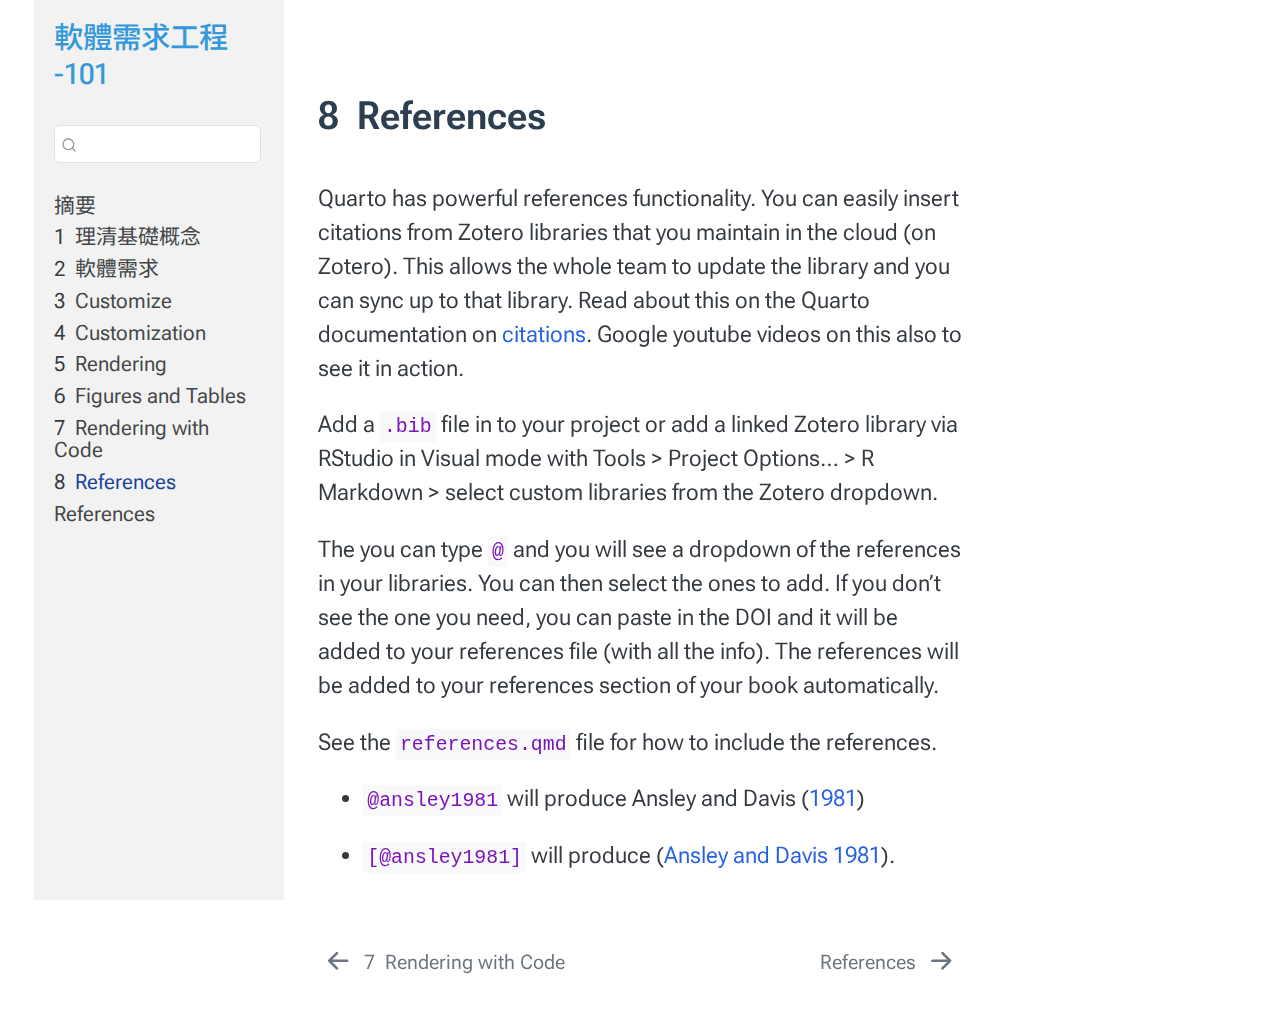
<file: docs/content/adding-refs.html>
<!DOCTYPE html>
<html xmlns="http://www.w3.org/1999/xhtml" lang="en" xml:lang="en"><head>

<meta charset="utf-8">
<meta name="generator" content="quarto-1.6.37">

<meta name="viewport" content="width=device-width, initial-scale=1.0, user-scalable=yes">


<title>8&nbsp; References – 軟體需求工程 -101</title>
<style>
code{white-space: pre-wrap;}
span.smallcaps{font-variant: small-caps;}
div.columns{display: flex; gap: min(4vw, 1.5em);}
div.column{flex: auto; overflow-x: auto;}
div.hanging-indent{margin-left: 1.5em; text-indent: -1.5em;}
ul.task-list{list-style: none;}
ul.task-list li input[type="checkbox"] {
  width: 0.8em;
  margin: 0 0.8em 0.2em -1em; /* quarto-specific, see https://github.com/quarto-dev/quarto-cli/issues/4556 */ 
  vertical-align: middle;
}
/* CSS for citations */
div.csl-bib-body { }
div.csl-entry {
  clear: both;
  margin-bottom: 0em;
}
.hanging-indent div.csl-entry {
  margin-left:2em;
  text-indent:-2em;
}
div.csl-left-margin {
  min-width:2em;
  float:left;
}
div.csl-right-inline {
  margin-left:2em;
  padding-left:1em;
}
div.csl-indent {
  margin-left: 2em;
}</style>


<script src="../site_libs/quarto-nav/quarto-nav.js"></script>
<script src="../site_libs/clipboard/clipboard.min.js"></script>
<script src="../site_libs/quarto-search/autocomplete.umd.js"></script>
<script src="../site_libs/quarto-search/fuse.min.js"></script>
<script src="../site_libs/quarto-search/quarto-search.js"></script>
<meta name="quarto:offset" content="../">
<link href="../content/references.html" rel="next">
<link href="../content/code.html" rel="prev">
<script src="../site_libs/quarto-html/quarto.js"></script>
<script src="../site_libs/quarto-html/popper.min.js"></script>
<script src="../site_libs/quarto-html/tippy.umd.min.js"></script>
<script src="../site_libs/quarto-html/anchor.min.js"></script>
<link href="../site_libs/quarto-html/tippy.css" rel="stylesheet">
<link href="../site_libs/quarto-html/quarto-syntax-highlighting-29e2c20b02301cfff04dc8050bf30c7e.css" rel="stylesheet" id="quarto-text-highlighting-styles">
<script src="../site_libs/bootstrap/bootstrap.min.js"></script>
<link href="../site_libs/bootstrap/bootstrap-icons.css" rel="stylesheet">
<link href="../site_libs/bootstrap/bootstrap-5d3c230478adf6c9399cb1d3492df075.min.css" rel="stylesheet" append-hash="true" id="quarto-bootstrap" data-mode="light">
<script id="quarto-search-options" type="application/json">{
  "location": "sidebar",
  "copy-button": false,
  "collapse-after": 3,
  "panel-placement": "start",
  "type": "textbox",
  "limit": 50,
  "keyboard-shortcut": [
    "f",
    "/",
    "s"
  ],
  "show-item-context": false,
  "language": {
    "search-no-results-text": "No results",
    "search-matching-documents-text": "matching documents",
    "search-copy-link-title": "Copy link to search",
    "search-hide-matches-text": "Hide additional matches",
    "search-more-match-text": "more match in this document",
    "search-more-matches-text": "more matches in this document",
    "search-clear-button-title": "Clear",
    "search-text-placeholder": "",
    "search-detached-cancel-button-title": "Cancel",
    "search-submit-button-title": "Submit",
    "search-label": "Search"
  }
}</script>
<style>
  :root {
    --body-width: 800px;
    --body-font-size: 16px;
    --line-height: 1.6;
    --heading-color: #2c3e50;
    --link-color: #2c3e50;
  }
</style>


</head>

<body class="nav-sidebar floating">

<div id="quarto-search-results"></div>
  <header id="quarto-header" class="headroom fixed-top">
  <nav class="quarto-secondary-nav">
    <div class="container-fluid d-flex">
      <button type="button" class="quarto-btn-toggle btn" data-bs-toggle="collapse" role="button" data-bs-target=".quarto-sidebar-collapse-item" aria-controls="quarto-sidebar" aria-expanded="false" aria-label="Toggle sidebar navigation" onclick="if (window.quartoToggleHeadroom) { window.quartoToggleHeadroom(); }">
        <i class="bi bi-layout-text-sidebar-reverse"></i>
      </button>
        <nav class="quarto-page-breadcrumbs" aria-label="breadcrumb"><ol class="breadcrumb"><li class="breadcrumb-item"><a href="../content/adding-refs.html"><span class="chapter-number">8</span>&nbsp; <span class="chapter-title">References</span></a></li></ol></nav>
        <a class="flex-grow-1" role="navigation" data-bs-toggle="collapse" data-bs-target=".quarto-sidebar-collapse-item" aria-controls="quarto-sidebar" aria-expanded="false" aria-label="Toggle sidebar navigation" onclick="if (window.quartoToggleHeadroom) { window.quartoToggleHeadroom(); }">      
        </a>
      <button type="button" class="btn quarto-search-button" aria-label="Search" onclick="window.quartoOpenSearch();">
        <i class="bi bi-search"></i>
      </button>
    </div>
  </nav>
</header>
<!-- content -->
<div id="quarto-content" class="quarto-container page-columns page-rows-contents page-layout-article">
<!-- sidebar -->
  <nav id="quarto-sidebar" class="sidebar collapse collapse-horizontal quarto-sidebar-collapse-item sidebar-navigation floating overflow-auto">
    <div class="pt-lg-2 mt-2 text-center sidebar-header">
    <div class="sidebar-title mb-0 py-0">
      <a href="../">軟體需求工程 -101</a> 
    </div>
      </div>
        <div class="mt-2 flex-shrink-0 align-items-center">
        <div class="sidebar-search">
        <div id="quarto-search" class="" title="Search"></div>
        </div>
        </div>
    <div class="sidebar-menu-container"> 
    <ul class="list-unstyled mt-1">
        <li class="sidebar-item">
  <div class="sidebar-item-container"> 
  <a href="../index.html" class="sidebar-item-text sidebar-link">
 <span class="menu-text">摘要</span></a>
  </div>
</li>
        <li class="sidebar-item">
  <div class="sidebar-item-container"> 
  <a href="../content/introduction.html" class="sidebar-item-text sidebar-link">
 <span class="menu-text"><span class="chapter-number">1</span>&nbsp; <span class="chapter-title">理清基礎概念</span></span></a>
  </div>
</li>
        <li class="sidebar-item">
  <div class="sidebar-item-container"> 
  <a href="../content/sw-requirements.html" class="sidebar-item-text sidebar-link">
 <span class="menu-text"><span class="chapter-number">2</span>&nbsp; <span class="chapter-title">軟體需求</span></span></a>
  </div>
</li>
        <li class="sidebar-item">
  <div class="sidebar-item-container"> 
  <a href="../content/add-content.html" class="sidebar-item-text sidebar-link">
 <span class="menu-text"><span class="chapter-number">3</span>&nbsp; <span class="chapter-title">Customize</span></span></a>
  </div>
</li>
        <li class="sidebar-item">
  <div class="sidebar-item-container"> 
  <a href="../content/customizing.html" class="sidebar-item-text sidebar-link">
 <span class="menu-text"><span class="chapter-number">4</span>&nbsp; <span class="chapter-title">Customization</span></span></a>
  </div>
</li>
        <li class="sidebar-item">
  <div class="sidebar-item-container"> 
  <a href="../content/rendering.html" class="sidebar-item-text sidebar-link">
 <span class="menu-text"><span class="chapter-number">5</span>&nbsp; <span class="chapter-title">Rendering</span></span></a>
  </div>
</li>
        <li class="sidebar-item">
  <div class="sidebar-item-container"> 
  <a href="../content/figures_and_tables.html" class="sidebar-item-text sidebar-link">
 <span class="menu-text"><span class="chapter-number">6</span>&nbsp; <span class="chapter-title">Figures and Tables</span></span></a>
  </div>
</li>
        <li class="sidebar-item">
  <div class="sidebar-item-container"> 
  <a href="../content/code.html" class="sidebar-item-text sidebar-link">
 <span class="menu-text"><span class="chapter-number">7</span>&nbsp; <span class="chapter-title">Rendering with Code</span></span></a>
  </div>
</li>
        <li class="sidebar-item">
  <div class="sidebar-item-container"> 
  <a href="../content/adding-refs.html" class="sidebar-item-text sidebar-link active">
 <span class="menu-text"><span class="chapter-number">8</span>&nbsp; <span class="chapter-title">References</span></span></a>
  </div>
</li>
        <li class="sidebar-item">
  <div class="sidebar-item-container"> 
  <a href="../content/references.html" class="sidebar-item-text sidebar-link">
 <span class="menu-text">References</span></a>
  </div>
</li>
    </ul>
    </div>
</nav>
<div id="quarto-sidebar-glass" class="quarto-sidebar-collapse-item" data-bs-toggle="collapse" data-bs-target=".quarto-sidebar-collapse-item"></div>
<!-- margin-sidebar -->
    <div id="quarto-margin-sidebar" class="sidebar margin-sidebar zindex-bottom">
        
    </div>
<!-- main -->
<main class="content" id="quarto-document-content">

<header id="title-block-header" class="quarto-title-block default">
<div class="quarto-title">
<h1 class="title"><span class="chapter-number">8</span>&nbsp; <span class="chapter-title">References</span></h1>
</div>



<div class="quarto-title-meta">

    
  
    
  </div>
  


</header>


<p>Quarto has powerful references functionality. You can easily insert citations from Zotero libraries that you maintain in the cloud (on Zotero). This allows the whole team to update the library and you can sync up to that library. Read about this on the Quarto documentation on <a href="https://quarto.org/docs/visual-editor/technical.html#citations">citations</a>. Google youtube videos on this also to see it in action.</p>
<p>Add a <code>.bib</code> file in to your project or add a linked Zotero library via RStudio in Visual mode with Tools &gt; Project Options… &gt; R Markdown &gt; select custom libraries from the Zotero dropdown.</p>
<p>The you can type <code>@</code> and you will see a dropdown of the references in your libraries. You can then select the ones to add. If you don’t see the one you need, you can paste in the DOI and it will be added to your references file (with all the info). The references will be added to your references section of your book automatically.</p>
<p>See the <code>references.qmd</code> file for how to include the references.</p>
<ul>
<li><p><code>@ansley1981</code> will produce <span class="citation" data-cites="ansley1981">Ansley and Davis (<a href="references.html#ref-ansley1981" role="doc-biblioref">1981</a>)</span></p></li>
<li><p><code>[@ansley1981]</code> will produce <span class="citation" data-cites="ansley1981">(<a href="references.html#ref-ansley1981" role="doc-biblioref">Ansley and Davis 1981</a>)</span>.</p></li>
</ul>


<div id="refs" class="references csl-bib-body hanging-indent" data-entry-spacing="0" role="list" style="display: none">
<div id="ref-ansley1981" class="csl-entry" role="listitem">
Ansley, H. L. H., and C. D. Davis. 1981. <span>“Migration and Standing Stock of Fishes Associated with Artificial and Natural Reefs on Georgia<span>’</span>s Outer Continental Shelf.”</span> Brunswick, Georgia, USA.
</div>
</div>

</main> <!-- /main -->
<script id="quarto-html-after-body" type="application/javascript">
window.document.addEventListener("DOMContentLoaded", function (event) {
  const toggleBodyColorMode = (bsSheetEl) => {
    const mode = bsSheetEl.getAttribute("data-mode");
    const bodyEl = window.document.querySelector("body");
    if (mode === "dark") {
      bodyEl.classList.add("quarto-dark");
      bodyEl.classList.remove("quarto-light");
    } else {
      bodyEl.classList.add("quarto-light");
      bodyEl.classList.remove("quarto-dark");
    }
  }
  const toggleBodyColorPrimary = () => {
    const bsSheetEl = window.document.querySelector("link#quarto-bootstrap");
    if (bsSheetEl) {
      toggleBodyColorMode(bsSheetEl);
    }
  }
  toggleBodyColorPrimary();  
  const icon = "";
  const anchorJS = new window.AnchorJS();
  anchorJS.options = {
    placement: 'right',
    icon: icon
  };
  anchorJS.add('.anchored');
  const isCodeAnnotation = (el) => {
    for (const clz of el.classList) {
      if (clz.startsWith('code-annotation-')) {                     
        return true;
      }
    }
    return false;
  }
  const onCopySuccess = function(e) {
    // button target
    const button = e.trigger;
    // don't keep focus
    button.blur();
    // flash "checked"
    button.classList.add('code-copy-button-checked');
    var currentTitle = button.getAttribute("title");
    button.setAttribute("title", "Copied!");
    let tooltip;
    if (window.bootstrap) {
      button.setAttribute("data-bs-toggle", "tooltip");
      button.setAttribute("data-bs-placement", "left");
      button.setAttribute("data-bs-title", "Copied!");
      tooltip = new bootstrap.Tooltip(button, 
        { trigger: "manual", 
          customClass: "code-copy-button-tooltip",
          offset: [0, -8]});
      tooltip.show();    
    }
    setTimeout(function() {
      if (tooltip) {
        tooltip.hide();
        button.removeAttribute("data-bs-title");
        button.removeAttribute("data-bs-toggle");
        button.removeAttribute("data-bs-placement");
      }
      button.setAttribute("title", currentTitle);
      button.classList.remove('code-copy-button-checked');
    }, 1000);
    // clear code selection
    e.clearSelection();
  }
  const getTextToCopy = function(trigger) {
      const codeEl = trigger.previousElementSibling.cloneNode(true);
      for (const childEl of codeEl.children) {
        if (isCodeAnnotation(childEl)) {
          childEl.remove();
        }
      }
      return codeEl.innerText;
  }
  const clipboard = new window.ClipboardJS('.code-copy-button:not([data-in-quarto-modal])', {
    text: getTextToCopy
  });
  clipboard.on('success', onCopySuccess);
  if (window.document.getElementById('quarto-embedded-source-code-modal')) {
    const clipboardModal = new window.ClipboardJS('.code-copy-button[data-in-quarto-modal]', {
      text: getTextToCopy,
      container: window.document.getElementById('quarto-embedded-source-code-modal')
    });
    clipboardModal.on('success', onCopySuccess);
  }
    var localhostRegex = new RegExp(/^(?:http|https):\/\/localhost\:?[0-9]*\//);
    var mailtoRegex = new RegExp(/^mailto:/);
      var filterRegex = new RegExp('/' + window.location.host + '/');
    var isInternal = (href) => {
        return filterRegex.test(href) || localhostRegex.test(href) || mailtoRegex.test(href);
    }
    // Inspect non-navigation links and adorn them if external
 	var links = window.document.querySelectorAll('a[href]:not(.nav-link):not(.navbar-brand):not(.toc-action):not(.sidebar-link):not(.sidebar-item-toggle):not(.pagination-link):not(.no-external):not([aria-hidden]):not(.dropdown-item):not(.quarto-navigation-tool):not(.about-link)');
    for (var i=0; i<links.length; i++) {
      const link = links[i];
      if (!isInternal(link.href)) {
        // undo the damage that might have been done by quarto-nav.js in the case of
        // links that we want to consider external
        if (link.dataset.originalHref !== undefined) {
          link.href = link.dataset.originalHref;
        }
      }
    }
  function tippyHover(el, contentFn, onTriggerFn, onUntriggerFn) {
    const config = {
      allowHTML: true,
      maxWidth: 500,
      delay: 100,
      arrow: false,
      appendTo: function(el) {
          return el.parentElement;
      },
      interactive: true,
      interactiveBorder: 10,
      theme: 'quarto',
      placement: 'bottom-start',
    };
    if (contentFn) {
      config.content = contentFn;
    }
    if (onTriggerFn) {
      config.onTrigger = onTriggerFn;
    }
    if (onUntriggerFn) {
      config.onUntrigger = onUntriggerFn;
    }
    window.tippy(el, config); 
  }
  const noterefs = window.document.querySelectorAll('a[role="doc-noteref"]');
  for (var i=0; i<noterefs.length; i++) {
    const ref = noterefs[i];
    tippyHover(ref, function() {
      // use id or data attribute instead here
      let href = ref.getAttribute('data-footnote-href') || ref.getAttribute('href');
      try { href = new URL(href).hash; } catch {}
      const id = href.replace(/^#\/?/, "");
      const note = window.document.getElementById(id);
      if (note) {
        return note.innerHTML;
      } else {
        return "";
      }
    });
  }
  const xrefs = window.document.querySelectorAll('a.quarto-xref');
  const processXRef = (id, note) => {
    // Strip column container classes
    const stripColumnClz = (el) => {
      el.classList.remove("page-full", "page-columns");
      if (el.children) {
        for (const child of el.children) {
          stripColumnClz(child);
        }
      }
    }
    stripColumnClz(note)
    if (id === null || id.startsWith('sec-')) {
      // Special case sections, only their first couple elements
      const container = document.createElement("div");
      if (note.children && note.children.length > 2) {
        container.appendChild(note.children[0].cloneNode(true));
        for (let i = 1; i < note.children.length; i++) {
          const child = note.children[i];
          if (child.tagName === "P" && child.innerText === "") {
            continue;
          } else {
            container.appendChild(child.cloneNode(true));
            break;
          }
        }
        if (window.Quarto?.typesetMath) {
          window.Quarto.typesetMath(container);
        }
        return container.innerHTML
      } else {
        if (window.Quarto?.typesetMath) {
          window.Quarto.typesetMath(note);
        }
        return note.innerHTML;
      }
    } else {
      // Remove any anchor links if they are present
      const anchorLink = note.querySelector('a.anchorjs-link');
      if (anchorLink) {
        anchorLink.remove();
      }
      if (window.Quarto?.typesetMath) {
        window.Quarto.typesetMath(note);
      }
      if (note.classList.contains("callout")) {
        return note.outerHTML;
      } else {
        return note.innerHTML;
      }
    }
  }
  for (var i=0; i<xrefs.length; i++) {
    const xref = xrefs[i];
    tippyHover(xref, undefined, function(instance) {
      instance.disable();
      let url = xref.getAttribute('href');
      let hash = undefined; 
      if (url.startsWith('#')) {
        hash = url;
      } else {
        try { hash = new URL(url).hash; } catch {}
      }
      if (hash) {
        const id = hash.replace(/^#\/?/, "");
        const note = window.document.getElementById(id);
        if (note !== null) {
          try {
            const html = processXRef(id, note.cloneNode(true));
            instance.setContent(html);
          } finally {
            instance.enable();
            instance.show();
          }
        } else {
          // See if we can fetch this
          fetch(url.split('#')[0])
          .then(res => res.text())
          .then(html => {
            const parser = new DOMParser();
            const htmlDoc = parser.parseFromString(html, "text/html");
            const note = htmlDoc.getElementById(id);
            if (note !== null) {
              const html = processXRef(id, note);
              instance.setContent(html);
            } 
          }).finally(() => {
            instance.enable();
            instance.show();
          });
        }
      } else {
        // See if we can fetch a full url (with no hash to target)
        // This is a special case and we should probably do some content thinning / targeting
        fetch(url)
        .then(res => res.text())
        .then(html => {
          const parser = new DOMParser();
          const htmlDoc = parser.parseFromString(html, "text/html");
          const note = htmlDoc.querySelector('main.content');
          if (note !== null) {
            // This should only happen for chapter cross references
            // (since there is no id in the URL)
            // remove the first header
            if (note.children.length > 0 && note.children[0].tagName === "HEADER") {
              note.children[0].remove();
            }
            const html = processXRef(null, note);
            instance.setContent(html);
          } 
        }).finally(() => {
          instance.enable();
          instance.show();
        });
      }
    }, function(instance) {
    });
  }
      let selectedAnnoteEl;
      const selectorForAnnotation = ( cell, annotation) => {
        let cellAttr = 'data-code-cell="' + cell + '"';
        let lineAttr = 'data-code-annotation="' +  annotation + '"';
        const selector = 'span[' + cellAttr + '][' + lineAttr + ']';
        return selector;
      }
      const selectCodeLines = (annoteEl) => {
        const doc = window.document;
        const targetCell = annoteEl.getAttribute("data-target-cell");
        const targetAnnotation = annoteEl.getAttribute("data-target-annotation");
        const annoteSpan = window.document.querySelector(selectorForAnnotation(targetCell, targetAnnotation));
        const lines = annoteSpan.getAttribute("data-code-lines").split(",");
        const lineIds = lines.map((line) => {
          return targetCell + "-" + line;
        })
        let top = null;
        let height = null;
        let parent = null;
        if (lineIds.length > 0) {
            //compute the position of the single el (top and bottom and make a div)
            const el = window.document.getElementById(lineIds[0]);
            top = el.offsetTop;
            height = el.offsetHeight;
            parent = el.parentElement.parentElement;
          if (lineIds.length > 1) {
            const lastEl = window.document.getElementById(lineIds[lineIds.length - 1]);
            const bottom = lastEl.offsetTop + lastEl.offsetHeight;
            height = bottom - top;
          }
          if (top !== null && height !== null && parent !== null) {
            // cook up a div (if necessary) and position it 
            let div = window.document.getElementById("code-annotation-line-highlight");
            if (div === null) {
              div = window.document.createElement("div");
              div.setAttribute("id", "code-annotation-line-highlight");
              div.style.position = 'absolute';
              parent.appendChild(div);
            }
            div.style.top = top - 2 + "px";
            div.style.height = height + 4 + "px";
            div.style.left = 0;
            let gutterDiv = window.document.getElementById("code-annotation-line-highlight-gutter");
            if (gutterDiv === null) {
              gutterDiv = window.document.createElement("div");
              gutterDiv.setAttribute("id", "code-annotation-line-highlight-gutter");
              gutterDiv.style.position = 'absolute';
              const codeCell = window.document.getElementById(targetCell);
              const gutter = codeCell.querySelector('.code-annotation-gutter');
              gutter.appendChild(gutterDiv);
            }
            gutterDiv.style.top = top - 2 + "px";
            gutterDiv.style.height = height + 4 + "px";
          }
          selectedAnnoteEl = annoteEl;
        }
      };
      const unselectCodeLines = () => {
        const elementsIds = ["code-annotation-line-highlight", "code-annotation-line-highlight-gutter"];
        elementsIds.forEach((elId) => {
          const div = window.document.getElementById(elId);
          if (div) {
            div.remove();
          }
        });
        selectedAnnoteEl = undefined;
      };
        // Handle positioning of the toggle
    window.addEventListener(
      "resize",
      throttle(() => {
        elRect = undefined;
        if (selectedAnnoteEl) {
          selectCodeLines(selectedAnnoteEl);
        }
      }, 10)
    );
    function throttle(fn, ms) {
    let throttle = false;
    let timer;
      return (...args) => {
        if(!throttle) { // first call gets through
            fn.apply(this, args);
            throttle = true;
        } else { // all the others get throttled
            if(timer) clearTimeout(timer); // cancel #2
            timer = setTimeout(() => {
              fn.apply(this, args);
              timer = throttle = false;
            }, ms);
        }
      };
    }
      // Attach click handler to the DT
      const annoteDls = window.document.querySelectorAll('dt[data-target-cell]');
      for (const annoteDlNode of annoteDls) {
        annoteDlNode.addEventListener('click', (event) => {
          const clickedEl = event.target;
          if (clickedEl !== selectedAnnoteEl) {
            unselectCodeLines();
            const activeEl = window.document.querySelector('dt[data-target-cell].code-annotation-active');
            if (activeEl) {
              activeEl.classList.remove('code-annotation-active');
            }
            selectCodeLines(clickedEl);
            clickedEl.classList.add('code-annotation-active');
          } else {
            // Unselect the line
            unselectCodeLines();
            clickedEl.classList.remove('code-annotation-active');
          }
        });
      }
  const findCites = (el) => {
    const parentEl = el.parentElement;
    if (parentEl) {
      const cites = parentEl.dataset.cites;
      if (cites) {
        return {
          el,
          cites: cites.split(' ')
        };
      } else {
        return findCites(el.parentElement)
      }
    } else {
      return undefined;
    }
  };
  var bibliorefs = window.document.querySelectorAll('a[role="doc-biblioref"]');
  for (var i=0; i<bibliorefs.length; i++) {
    const ref = bibliorefs[i];
    const citeInfo = findCites(ref);
    if (citeInfo) {
      tippyHover(citeInfo.el, function() {
        var popup = window.document.createElement('div');
        citeInfo.cites.forEach(function(cite) {
          var citeDiv = window.document.createElement('div');
          citeDiv.classList.add('hanging-indent');
          citeDiv.classList.add('csl-entry');
          var biblioDiv = window.document.getElementById('ref-' + cite);
          if (biblioDiv) {
            citeDiv.innerHTML = biblioDiv.innerHTML;
          }
          popup.appendChild(citeDiv);
        });
        return popup.innerHTML;
      });
    }
  }
});
</script>
<nav class="page-navigation">
  <div class="nav-page nav-page-previous">
      <a href="../content/code.html" class="pagination-link" aria-label="Rendering with Code">
        <i class="bi bi-arrow-left-short"></i> <span class="nav-page-text"><span class="chapter-number">7</span>&nbsp; <span class="chapter-title">Rendering with Code</span></span>
      </a>          
  </div>
  <div class="nav-page nav-page-next">
      <a href="../content/references.html" class="pagination-link" aria-label="References">
        <span class="nav-page-text">References</span> <i class="bi bi-arrow-right-short"></i>
      </a>
  </div>
</nav>
</div> <!-- /content -->




</body></html>
</file>
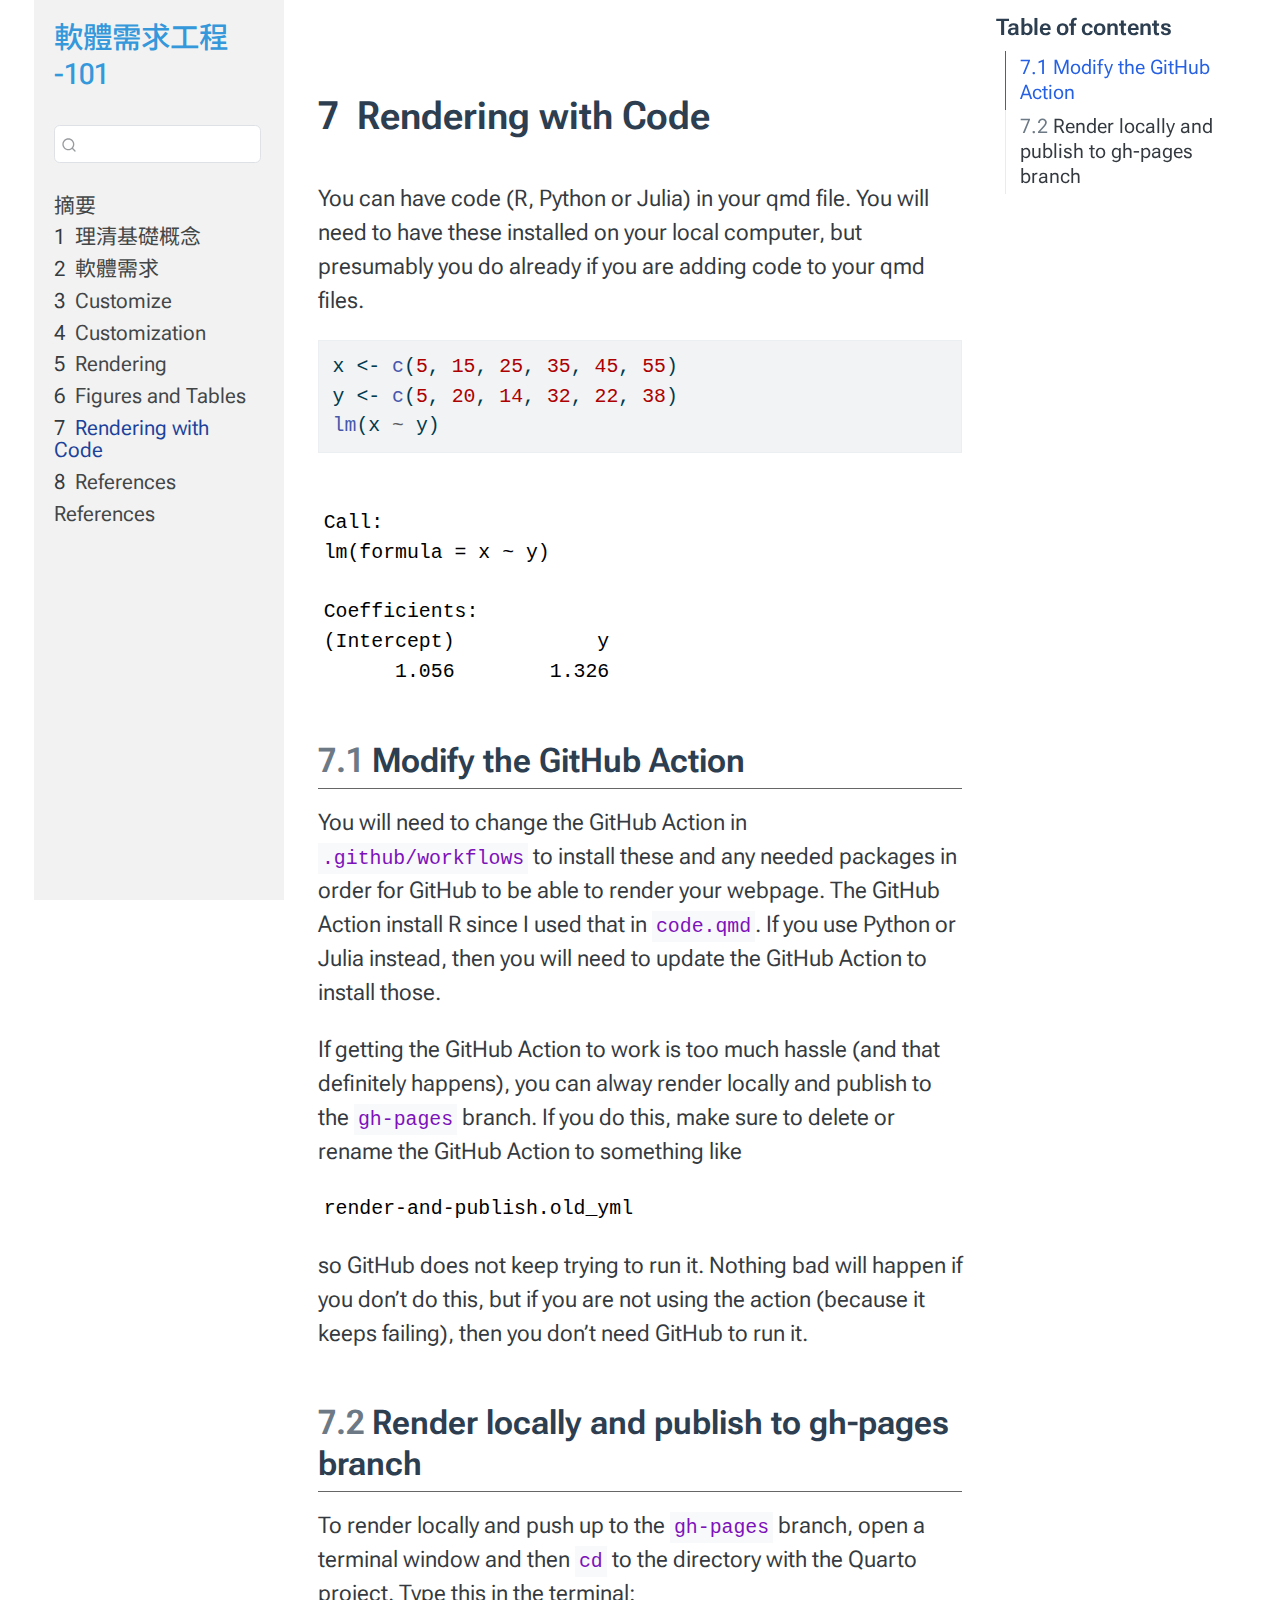
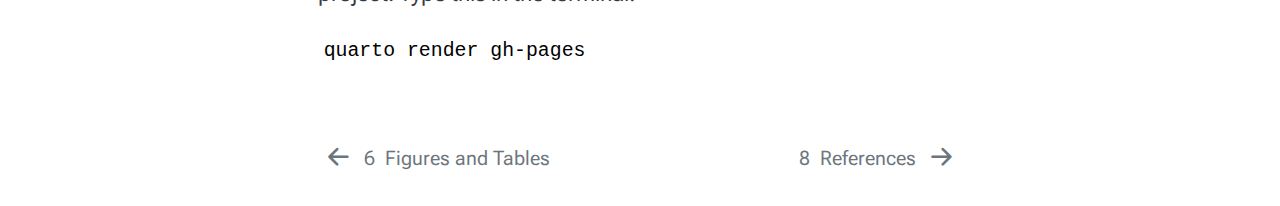
<file: docs/content/code.html>
<!DOCTYPE html>
<html xmlns="http://www.w3.org/1999/xhtml" lang="en" xml:lang="en"><head>

<meta charset="utf-8">
<meta name="generator" content="quarto-1.6.37">

<meta name="viewport" content="width=device-width, initial-scale=1.0, user-scalable=yes">


<title>7&nbsp; Rendering with Code – 軟體需求工程 -101</title>
<style>
code{white-space: pre-wrap;}
span.smallcaps{font-variant: small-caps;}
div.columns{display: flex; gap: min(4vw, 1.5em);}
div.column{flex: auto; overflow-x: auto;}
div.hanging-indent{margin-left: 1.5em; text-indent: -1.5em;}
ul.task-list{list-style: none;}
ul.task-list li input[type="checkbox"] {
  width: 0.8em;
  margin: 0 0.8em 0.2em -1em; /* quarto-specific, see https://github.com/quarto-dev/quarto-cli/issues/4556 */ 
  vertical-align: middle;
}
/* CSS for syntax highlighting */
pre > code.sourceCode { white-space: pre; position: relative; }
pre > code.sourceCode > span { line-height: 1.25; }
pre > code.sourceCode > span:empty { height: 1.2em; }
.sourceCode { overflow: visible; }
code.sourceCode > span { color: inherit; text-decoration: inherit; }
div.sourceCode { margin: 1em 0; }
pre.sourceCode { margin: 0; }
@media screen {
div.sourceCode { overflow: auto; }
}
@media print {
pre > code.sourceCode { white-space: pre-wrap; }
pre > code.sourceCode > span { display: inline-block; text-indent: -5em; padding-left: 5em; }
}
pre.numberSource code
  { counter-reset: source-line 0; }
pre.numberSource code > span
  { position: relative; left: -4em; counter-increment: source-line; }
pre.numberSource code > span > a:first-child::before
  { content: counter(source-line);
    position: relative; left: -1em; text-align: right; vertical-align: baseline;
    border: none; display: inline-block;
    -webkit-touch-callout: none; -webkit-user-select: none;
    -khtml-user-select: none; -moz-user-select: none;
    -ms-user-select: none; user-select: none;
    padding: 0 4px; width: 4em;
  }
pre.numberSource { margin-left: 3em;  padding-left: 4px; }
div.sourceCode
  {   }
@media screen {
pre > code.sourceCode > span > a:first-child::before { text-decoration: underline; }
}
</style>


<script src="../site_libs/quarto-nav/quarto-nav.js"></script>
<script src="../site_libs/clipboard/clipboard.min.js"></script>
<script src="../site_libs/quarto-search/autocomplete.umd.js"></script>
<script src="../site_libs/quarto-search/fuse.min.js"></script>
<script src="../site_libs/quarto-search/quarto-search.js"></script>
<meta name="quarto:offset" content="../">
<link href="../content/adding-refs.html" rel="next">
<link href="../content/figures_and_tables.html" rel="prev">
<script src="../site_libs/quarto-html/quarto.js"></script>
<script src="../site_libs/quarto-html/popper.min.js"></script>
<script src="../site_libs/quarto-html/tippy.umd.min.js"></script>
<script src="../site_libs/quarto-html/anchor.min.js"></script>
<link href="../site_libs/quarto-html/tippy.css" rel="stylesheet">
<link href="../site_libs/quarto-html/quarto-syntax-highlighting-29e2c20b02301cfff04dc8050bf30c7e.css" rel="stylesheet" id="quarto-text-highlighting-styles">
<script src="../site_libs/bootstrap/bootstrap.min.js"></script>
<link href="../site_libs/bootstrap/bootstrap-icons.css" rel="stylesheet">
<link href="../site_libs/bootstrap/bootstrap-5d3c230478adf6c9399cb1d3492df075.min.css" rel="stylesheet" append-hash="true" id="quarto-bootstrap" data-mode="light">
<script id="quarto-search-options" type="application/json">{
  "location": "sidebar",
  "copy-button": false,
  "collapse-after": 3,
  "panel-placement": "start",
  "type": "textbox",
  "limit": 50,
  "keyboard-shortcut": [
    "f",
    "/",
    "s"
  ],
  "show-item-context": false,
  "language": {
    "search-no-results-text": "No results",
    "search-matching-documents-text": "matching documents",
    "search-copy-link-title": "Copy link to search",
    "search-hide-matches-text": "Hide additional matches",
    "search-more-match-text": "more match in this document",
    "search-more-matches-text": "more matches in this document",
    "search-clear-button-title": "Clear",
    "search-text-placeholder": "",
    "search-detached-cancel-button-title": "Cancel",
    "search-submit-button-title": "Submit",
    "search-label": "Search"
  }
}</script>
<style>
  :root {
    --body-width: 800px;
    --body-font-size: 16px;
    --line-height: 1.6;
    --heading-color: #2c3e50;
    --link-color: #2c3e50;
  }
</style>


</head>

<body class="nav-sidebar floating">

<div id="quarto-search-results"></div>
  <header id="quarto-header" class="headroom fixed-top">
  <nav class="quarto-secondary-nav">
    <div class="container-fluid d-flex">
      <button type="button" class="quarto-btn-toggle btn" data-bs-toggle="collapse" role="button" data-bs-target=".quarto-sidebar-collapse-item" aria-controls="quarto-sidebar" aria-expanded="false" aria-label="Toggle sidebar navigation" onclick="if (window.quartoToggleHeadroom) { window.quartoToggleHeadroom(); }">
        <i class="bi bi-layout-text-sidebar-reverse"></i>
      </button>
        <nav class="quarto-page-breadcrumbs" aria-label="breadcrumb"><ol class="breadcrumb"><li class="breadcrumb-item"><a href="../content/code.html"><span class="chapter-number">7</span>&nbsp; <span class="chapter-title">Rendering with Code</span></a></li></ol></nav>
        <a class="flex-grow-1" role="navigation" data-bs-toggle="collapse" data-bs-target=".quarto-sidebar-collapse-item" aria-controls="quarto-sidebar" aria-expanded="false" aria-label="Toggle sidebar navigation" onclick="if (window.quartoToggleHeadroom) { window.quartoToggleHeadroom(); }">      
        </a>
      <button type="button" class="btn quarto-search-button" aria-label="Search" onclick="window.quartoOpenSearch();">
        <i class="bi bi-search"></i>
      </button>
    </div>
  </nav>
</header>
<!-- content -->
<div id="quarto-content" class="quarto-container page-columns page-rows-contents page-layout-article">
<!-- sidebar -->
  <nav id="quarto-sidebar" class="sidebar collapse collapse-horizontal quarto-sidebar-collapse-item sidebar-navigation floating overflow-auto">
    <div class="pt-lg-2 mt-2 text-center sidebar-header">
    <div class="sidebar-title mb-0 py-0">
      <a href="../">軟體需求工程 -101</a> 
    </div>
      </div>
        <div class="mt-2 flex-shrink-0 align-items-center">
        <div class="sidebar-search">
        <div id="quarto-search" class="" title="Search"></div>
        </div>
        </div>
    <div class="sidebar-menu-container"> 
    <ul class="list-unstyled mt-1">
        <li class="sidebar-item">
  <div class="sidebar-item-container"> 
  <a href="../index.html" class="sidebar-item-text sidebar-link">
 <span class="menu-text">摘要</span></a>
  </div>
</li>
        <li class="sidebar-item">
  <div class="sidebar-item-container"> 
  <a href="../content/introduction.html" class="sidebar-item-text sidebar-link">
 <span class="menu-text"><span class="chapter-number">1</span>&nbsp; <span class="chapter-title">理清基礎概念</span></span></a>
  </div>
</li>
        <li class="sidebar-item">
  <div class="sidebar-item-container"> 
  <a href="../content/sw-requirements.html" class="sidebar-item-text sidebar-link">
 <span class="menu-text"><span class="chapter-number">2</span>&nbsp; <span class="chapter-title">軟體需求</span></span></a>
  </div>
</li>
        <li class="sidebar-item">
  <div class="sidebar-item-container"> 
  <a href="../content/add-content.html" class="sidebar-item-text sidebar-link">
 <span class="menu-text"><span class="chapter-number">3</span>&nbsp; <span class="chapter-title">Customize</span></span></a>
  </div>
</li>
        <li class="sidebar-item">
  <div class="sidebar-item-container"> 
  <a href="../content/customizing.html" class="sidebar-item-text sidebar-link">
 <span class="menu-text"><span class="chapter-number">4</span>&nbsp; <span class="chapter-title">Customization</span></span></a>
  </div>
</li>
        <li class="sidebar-item">
  <div class="sidebar-item-container"> 
  <a href="../content/rendering.html" class="sidebar-item-text sidebar-link">
 <span class="menu-text"><span class="chapter-number">5</span>&nbsp; <span class="chapter-title">Rendering</span></span></a>
  </div>
</li>
        <li class="sidebar-item">
  <div class="sidebar-item-container"> 
  <a href="../content/figures_and_tables.html" class="sidebar-item-text sidebar-link">
 <span class="menu-text"><span class="chapter-number">6</span>&nbsp; <span class="chapter-title">Figures and Tables</span></span></a>
  </div>
</li>
        <li class="sidebar-item">
  <div class="sidebar-item-container"> 
  <a href="../content/code.html" class="sidebar-item-text sidebar-link active">
 <span class="menu-text"><span class="chapter-number">7</span>&nbsp; <span class="chapter-title">Rendering with Code</span></span></a>
  </div>
</li>
        <li class="sidebar-item">
  <div class="sidebar-item-container"> 
  <a href="../content/adding-refs.html" class="sidebar-item-text sidebar-link">
 <span class="menu-text"><span class="chapter-number">8</span>&nbsp; <span class="chapter-title">References</span></span></a>
  </div>
</li>
        <li class="sidebar-item">
  <div class="sidebar-item-container"> 
  <a href="../content/references.html" class="sidebar-item-text sidebar-link">
 <span class="menu-text">References</span></a>
  </div>
</li>
    </ul>
    </div>
</nav>
<div id="quarto-sidebar-glass" class="quarto-sidebar-collapse-item" data-bs-toggle="collapse" data-bs-target=".quarto-sidebar-collapse-item"></div>
<!-- margin-sidebar -->
    <div id="quarto-margin-sidebar" class="sidebar margin-sidebar">
        <nav id="TOC" role="doc-toc" class="toc-active">
    <h2 id="toc-title">Table of contents</h2>
   
  <ul>
  <li><a href="#modify-the-github-action" id="toc-modify-the-github-action" class="nav-link active" data-scroll-target="#modify-the-github-action"><span class="header-section-number">7.1</span> Modify the GitHub Action</a></li>
  <li><a href="#render-locally-and-publish-to-gh-pages-branch" id="toc-render-locally-and-publish-to-gh-pages-branch" class="nav-link" data-scroll-target="#render-locally-and-publish-to-gh-pages-branch"><span class="header-section-number">7.2</span> Render locally and publish to gh-pages branch</a></li>
  </ul>
</nav>
    </div>
<!-- main -->
<main class="content" id="quarto-document-content">

<header id="title-block-header" class="quarto-title-block default">
<div class="quarto-title">
<h1 class="title"><span class="chapter-number">7</span>&nbsp; <span class="chapter-title">Rendering with Code</span></h1>
</div>



<div class="quarto-title-meta">

    
  
    
  </div>
  


</header>


<p>You can have code (R, Python or Julia) in your qmd file. You will need to have these installed on your local computer, but presumably you do already if you are adding code to your qmd files.</p>
<div class="cell">
<div class="sourceCode cell-code" id="cb1"><pre class="sourceCode r code-with-copy"><code class="sourceCode r"><span id="cb1-1"><a href="#cb1-1" aria-hidden="true" tabindex="-1"></a>x <span class="ot">&lt;-</span> <span class="fu">c</span>(<span class="dv">5</span>, <span class="dv">15</span>, <span class="dv">25</span>, <span class="dv">35</span>, <span class="dv">45</span>, <span class="dv">55</span>)</span>
<span id="cb1-2"><a href="#cb1-2" aria-hidden="true" tabindex="-1"></a>y <span class="ot">&lt;-</span> <span class="fu">c</span>(<span class="dv">5</span>, <span class="dv">20</span>, <span class="dv">14</span>, <span class="dv">32</span>, <span class="dv">22</span>, <span class="dv">38</span>)</span>
<span id="cb1-3"><a href="#cb1-3" aria-hidden="true" tabindex="-1"></a><span class="fu">lm</span>(x <span class="sc">~</span> y)</span></code><button title="Copy to Clipboard" class="code-copy-button"><i class="bi"></i></button></pre></div>
<div class="cell-output cell-output-stdout">
<pre><code>
Call:
lm(formula = x ~ y)

Coefficients:
(Intercept)            y  
      1.056        1.326  </code></pre>
</div>
</div>
<section id="modify-the-github-action" class="level2" data-number="7.1">
<h2 data-number="7.1" class="anchored" data-anchor-id="modify-the-github-action"><span class="header-section-number">7.1</span> Modify the GitHub Action</h2>
<p>You will need to change the GitHub Action in <code>.github/workflows</code> to install these and any needed packages in order for GitHub to be able to render your webpage. The GitHub Action install R since I used that in <code>code.qmd</code>. If you use Python or Julia instead, then you will need to update the GitHub Action to install those.</p>
<p>If getting the GitHub Action to work is too much hassle (and that definitely happens), you can alway render locally and publish to the <code>gh-pages</code> branch. If you do this, make sure to delete or rename the GitHub Action to something like</p>
<pre><code>render-and-publish.old_yml</code></pre>
<p>so GitHub does not keep trying to run it. Nothing bad will happen if you don’t do this, but if you are not using the action (because it keeps failing), then you don’t need GitHub to run it.</p>
</section>
<section id="render-locally-and-publish-to-gh-pages-branch" class="level2" data-number="7.2">
<h2 data-number="7.2" class="anchored" data-anchor-id="render-locally-and-publish-to-gh-pages-branch"><span class="header-section-number">7.2</span> Render locally and publish to gh-pages branch</h2>
<p>To render locally and push up to the <code>gh-pages</code> branch, open a terminal window and then <code>cd</code> to the directory with the Quarto project. Type this in the terminal:</p>
<pre><code>quarto render gh-pages</code></pre>


</section>

</main> <!-- /main -->
<script id="quarto-html-after-body" type="application/javascript">
window.document.addEventListener("DOMContentLoaded", function (event) {
  const toggleBodyColorMode = (bsSheetEl) => {
    const mode = bsSheetEl.getAttribute("data-mode");
    const bodyEl = window.document.querySelector("body");
    if (mode === "dark") {
      bodyEl.classList.add("quarto-dark");
      bodyEl.classList.remove("quarto-light");
    } else {
      bodyEl.classList.add("quarto-light");
      bodyEl.classList.remove("quarto-dark");
    }
  }
  const toggleBodyColorPrimary = () => {
    const bsSheetEl = window.document.querySelector("link#quarto-bootstrap");
    if (bsSheetEl) {
      toggleBodyColorMode(bsSheetEl);
    }
  }
  toggleBodyColorPrimary();  
  const icon = "";
  const anchorJS = new window.AnchorJS();
  anchorJS.options = {
    placement: 'right',
    icon: icon
  };
  anchorJS.add('.anchored');
  const isCodeAnnotation = (el) => {
    for (const clz of el.classList) {
      if (clz.startsWith('code-annotation-')) {                     
        return true;
      }
    }
    return false;
  }
  const onCopySuccess = function(e) {
    // button target
    const button = e.trigger;
    // don't keep focus
    button.blur();
    // flash "checked"
    button.classList.add('code-copy-button-checked');
    var currentTitle = button.getAttribute("title");
    button.setAttribute("title", "Copied!");
    let tooltip;
    if (window.bootstrap) {
      button.setAttribute("data-bs-toggle", "tooltip");
      button.setAttribute("data-bs-placement", "left");
      button.setAttribute("data-bs-title", "Copied!");
      tooltip = new bootstrap.Tooltip(button, 
        { trigger: "manual", 
          customClass: "code-copy-button-tooltip",
          offset: [0, -8]});
      tooltip.show();    
    }
    setTimeout(function() {
      if (tooltip) {
        tooltip.hide();
        button.removeAttribute("data-bs-title");
        button.removeAttribute("data-bs-toggle");
        button.removeAttribute("data-bs-placement");
      }
      button.setAttribute("title", currentTitle);
      button.classList.remove('code-copy-button-checked');
    }, 1000);
    // clear code selection
    e.clearSelection();
  }
  const getTextToCopy = function(trigger) {
      const codeEl = trigger.previousElementSibling.cloneNode(true);
      for (const childEl of codeEl.children) {
        if (isCodeAnnotation(childEl)) {
          childEl.remove();
        }
      }
      return codeEl.innerText;
  }
  const clipboard = new window.ClipboardJS('.code-copy-button:not([data-in-quarto-modal])', {
    text: getTextToCopy
  });
  clipboard.on('success', onCopySuccess);
  if (window.document.getElementById('quarto-embedded-source-code-modal')) {
    const clipboardModal = new window.ClipboardJS('.code-copy-button[data-in-quarto-modal]', {
      text: getTextToCopy,
      container: window.document.getElementById('quarto-embedded-source-code-modal')
    });
    clipboardModal.on('success', onCopySuccess);
  }
    var localhostRegex = new RegExp(/^(?:http|https):\/\/localhost\:?[0-9]*\//);
    var mailtoRegex = new RegExp(/^mailto:/);
      var filterRegex = new RegExp('/' + window.location.host + '/');
    var isInternal = (href) => {
        return filterRegex.test(href) || localhostRegex.test(href) || mailtoRegex.test(href);
    }
    // Inspect non-navigation links and adorn them if external
 	var links = window.document.querySelectorAll('a[href]:not(.nav-link):not(.navbar-brand):not(.toc-action):not(.sidebar-link):not(.sidebar-item-toggle):not(.pagination-link):not(.no-external):not([aria-hidden]):not(.dropdown-item):not(.quarto-navigation-tool):not(.about-link)');
    for (var i=0; i<links.length; i++) {
      const link = links[i];
      if (!isInternal(link.href)) {
        // undo the damage that might have been done by quarto-nav.js in the case of
        // links that we want to consider external
        if (link.dataset.originalHref !== undefined) {
          link.href = link.dataset.originalHref;
        }
      }
    }
  function tippyHover(el, contentFn, onTriggerFn, onUntriggerFn) {
    const config = {
      allowHTML: true,
      maxWidth: 500,
      delay: 100,
      arrow: false,
      appendTo: function(el) {
          return el.parentElement;
      },
      interactive: true,
      interactiveBorder: 10,
      theme: 'quarto',
      placement: 'bottom-start',
    };
    if (contentFn) {
      config.content = contentFn;
    }
    if (onTriggerFn) {
      config.onTrigger = onTriggerFn;
    }
    if (onUntriggerFn) {
      config.onUntrigger = onUntriggerFn;
    }
    window.tippy(el, config); 
  }
  const noterefs = window.document.querySelectorAll('a[role="doc-noteref"]');
  for (var i=0; i<noterefs.length; i++) {
    const ref = noterefs[i];
    tippyHover(ref, function() {
      // use id or data attribute instead here
      let href = ref.getAttribute('data-footnote-href') || ref.getAttribute('href');
      try { href = new URL(href).hash; } catch {}
      const id = href.replace(/^#\/?/, "");
      const note = window.document.getElementById(id);
      if (note) {
        return note.innerHTML;
      } else {
        return "";
      }
    });
  }
  const xrefs = window.document.querySelectorAll('a.quarto-xref');
  const processXRef = (id, note) => {
    // Strip column container classes
    const stripColumnClz = (el) => {
      el.classList.remove("page-full", "page-columns");
      if (el.children) {
        for (const child of el.children) {
          stripColumnClz(child);
        }
      }
    }
    stripColumnClz(note)
    if (id === null || id.startsWith('sec-')) {
      // Special case sections, only their first couple elements
      const container = document.createElement("div");
      if (note.children && note.children.length > 2) {
        container.appendChild(note.children[0].cloneNode(true));
        for (let i = 1; i < note.children.length; i++) {
          const child = note.children[i];
          if (child.tagName === "P" && child.innerText === "") {
            continue;
          } else {
            container.appendChild(child.cloneNode(true));
            break;
          }
        }
        if (window.Quarto?.typesetMath) {
          window.Quarto.typesetMath(container);
        }
        return container.innerHTML
      } else {
        if (window.Quarto?.typesetMath) {
          window.Quarto.typesetMath(note);
        }
        return note.innerHTML;
      }
    } else {
      // Remove any anchor links if they are present
      const anchorLink = note.querySelector('a.anchorjs-link');
      if (anchorLink) {
        anchorLink.remove();
      }
      if (window.Quarto?.typesetMath) {
        window.Quarto.typesetMath(note);
      }
      if (note.classList.contains("callout")) {
        return note.outerHTML;
      } else {
        return note.innerHTML;
      }
    }
  }
  for (var i=0; i<xrefs.length; i++) {
    const xref = xrefs[i];
    tippyHover(xref, undefined, function(instance) {
      instance.disable();
      let url = xref.getAttribute('href');
      let hash = undefined; 
      if (url.startsWith('#')) {
        hash = url;
      } else {
        try { hash = new URL(url).hash; } catch {}
      }
      if (hash) {
        const id = hash.replace(/^#\/?/, "");
        const note = window.document.getElementById(id);
        if (note !== null) {
          try {
            const html = processXRef(id, note.cloneNode(true));
            instance.setContent(html);
          } finally {
            instance.enable();
            instance.show();
          }
        } else {
          // See if we can fetch this
          fetch(url.split('#')[0])
          .then(res => res.text())
          .then(html => {
            const parser = new DOMParser();
            const htmlDoc = parser.parseFromString(html, "text/html");
            const note = htmlDoc.getElementById(id);
            if (note !== null) {
              const html = processXRef(id, note);
              instance.setContent(html);
            } 
          }).finally(() => {
            instance.enable();
            instance.show();
          });
        }
      } else {
        // See if we can fetch a full url (with no hash to target)
        // This is a special case and we should probably do some content thinning / targeting
        fetch(url)
        .then(res => res.text())
        .then(html => {
          const parser = new DOMParser();
          const htmlDoc = parser.parseFromString(html, "text/html");
          const note = htmlDoc.querySelector('main.content');
          if (note !== null) {
            // This should only happen for chapter cross references
            // (since there is no id in the URL)
            // remove the first header
            if (note.children.length > 0 && note.children[0].tagName === "HEADER") {
              note.children[0].remove();
            }
            const html = processXRef(null, note);
            instance.setContent(html);
          } 
        }).finally(() => {
          instance.enable();
          instance.show();
        });
      }
    }, function(instance) {
    });
  }
      let selectedAnnoteEl;
      const selectorForAnnotation = ( cell, annotation) => {
        let cellAttr = 'data-code-cell="' + cell + '"';
        let lineAttr = 'data-code-annotation="' +  annotation + '"';
        const selector = 'span[' + cellAttr + '][' + lineAttr + ']';
        return selector;
      }
      const selectCodeLines = (annoteEl) => {
        const doc = window.document;
        const targetCell = annoteEl.getAttribute("data-target-cell");
        const targetAnnotation = annoteEl.getAttribute("data-target-annotation");
        const annoteSpan = window.document.querySelector(selectorForAnnotation(targetCell, targetAnnotation));
        const lines = annoteSpan.getAttribute("data-code-lines").split(",");
        const lineIds = lines.map((line) => {
          return targetCell + "-" + line;
        })
        let top = null;
        let height = null;
        let parent = null;
        if (lineIds.length > 0) {
            //compute the position of the single el (top and bottom and make a div)
            const el = window.document.getElementById(lineIds[0]);
            top = el.offsetTop;
            height = el.offsetHeight;
            parent = el.parentElement.parentElement;
          if (lineIds.length > 1) {
            const lastEl = window.document.getElementById(lineIds[lineIds.length - 1]);
            const bottom = lastEl.offsetTop + lastEl.offsetHeight;
            height = bottom - top;
          }
          if (top !== null && height !== null && parent !== null) {
            // cook up a div (if necessary) and position it 
            let div = window.document.getElementById("code-annotation-line-highlight");
            if (div === null) {
              div = window.document.createElement("div");
              div.setAttribute("id", "code-annotation-line-highlight");
              div.style.position = 'absolute';
              parent.appendChild(div);
            }
            div.style.top = top - 2 + "px";
            div.style.height = height + 4 + "px";
            div.style.left = 0;
            let gutterDiv = window.document.getElementById("code-annotation-line-highlight-gutter");
            if (gutterDiv === null) {
              gutterDiv = window.document.createElement("div");
              gutterDiv.setAttribute("id", "code-annotation-line-highlight-gutter");
              gutterDiv.style.position = 'absolute';
              const codeCell = window.document.getElementById(targetCell);
              const gutter = codeCell.querySelector('.code-annotation-gutter');
              gutter.appendChild(gutterDiv);
            }
            gutterDiv.style.top = top - 2 + "px";
            gutterDiv.style.height = height + 4 + "px";
          }
          selectedAnnoteEl = annoteEl;
        }
      };
      const unselectCodeLines = () => {
        const elementsIds = ["code-annotation-line-highlight", "code-annotation-line-highlight-gutter"];
        elementsIds.forEach((elId) => {
          const div = window.document.getElementById(elId);
          if (div) {
            div.remove();
          }
        });
        selectedAnnoteEl = undefined;
      };
        // Handle positioning of the toggle
    window.addEventListener(
      "resize",
      throttle(() => {
        elRect = undefined;
        if (selectedAnnoteEl) {
          selectCodeLines(selectedAnnoteEl);
        }
      }, 10)
    );
    function throttle(fn, ms) {
    let throttle = false;
    let timer;
      return (...args) => {
        if(!throttle) { // first call gets through
            fn.apply(this, args);
            throttle = true;
        } else { // all the others get throttled
            if(timer) clearTimeout(timer); // cancel #2
            timer = setTimeout(() => {
              fn.apply(this, args);
              timer = throttle = false;
            }, ms);
        }
      };
    }
      // Attach click handler to the DT
      const annoteDls = window.document.querySelectorAll('dt[data-target-cell]');
      for (const annoteDlNode of annoteDls) {
        annoteDlNode.addEventListener('click', (event) => {
          const clickedEl = event.target;
          if (clickedEl !== selectedAnnoteEl) {
            unselectCodeLines();
            const activeEl = window.document.querySelector('dt[data-target-cell].code-annotation-active');
            if (activeEl) {
              activeEl.classList.remove('code-annotation-active');
            }
            selectCodeLines(clickedEl);
            clickedEl.classList.add('code-annotation-active');
          } else {
            // Unselect the line
            unselectCodeLines();
            clickedEl.classList.remove('code-annotation-active');
          }
        });
      }
  const findCites = (el) => {
    const parentEl = el.parentElement;
    if (parentEl) {
      const cites = parentEl.dataset.cites;
      if (cites) {
        return {
          el,
          cites: cites.split(' ')
        };
      } else {
        return findCites(el.parentElement)
      }
    } else {
      return undefined;
    }
  };
  var bibliorefs = window.document.querySelectorAll('a[role="doc-biblioref"]');
  for (var i=0; i<bibliorefs.length; i++) {
    const ref = bibliorefs[i];
    const citeInfo = findCites(ref);
    if (citeInfo) {
      tippyHover(citeInfo.el, function() {
        var popup = window.document.createElement('div');
        citeInfo.cites.forEach(function(cite) {
          var citeDiv = window.document.createElement('div');
          citeDiv.classList.add('hanging-indent');
          citeDiv.classList.add('csl-entry');
          var biblioDiv = window.document.getElementById('ref-' + cite);
          if (biblioDiv) {
            citeDiv.innerHTML = biblioDiv.innerHTML;
          }
          popup.appendChild(citeDiv);
        });
        return popup.innerHTML;
      });
    }
  }
});
</script>
<nav class="page-navigation">
  <div class="nav-page nav-page-previous">
      <a href="../content/figures_and_tables.html" class="pagination-link" aria-label="Figures and Tables">
        <i class="bi bi-arrow-left-short"></i> <span class="nav-page-text"><span class="chapter-number">6</span>&nbsp; <span class="chapter-title">Figures and Tables</span></span>
      </a>          
  </div>
  <div class="nav-page nav-page-next">
      <a href="../content/adding-refs.html" class="pagination-link" aria-label="References">
        <span class="nav-page-text"><span class="chapter-number">8</span>&nbsp; <span class="chapter-title">References</span></span> <i class="bi bi-arrow-right-short"></i>
      </a>
  </div>
</nav>
</div> <!-- /content -->




</body></html>
</file>
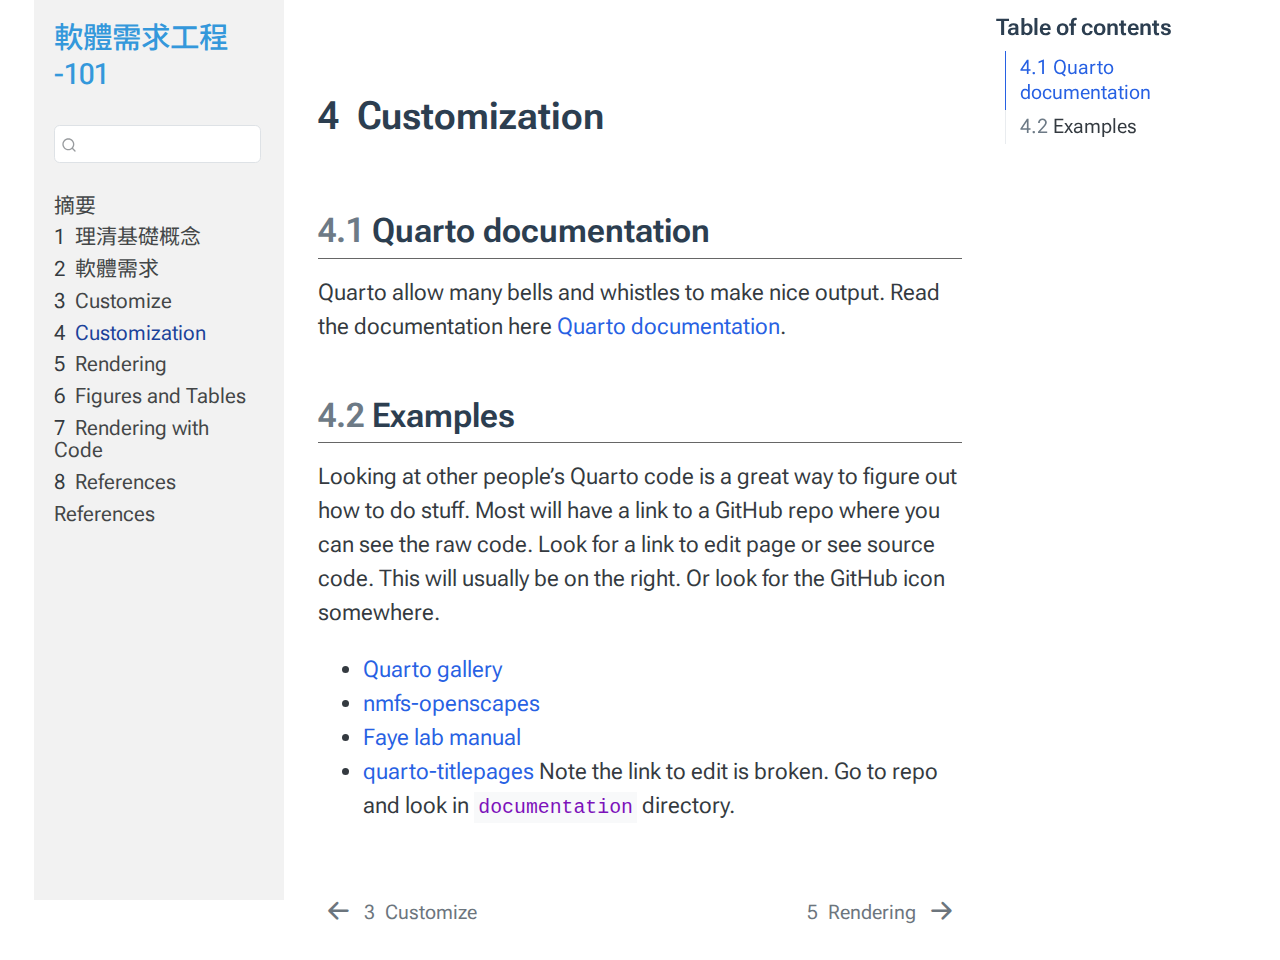
<file: docs/content/customizing.html>
<!DOCTYPE html>
<html xmlns="http://www.w3.org/1999/xhtml" lang="en" xml:lang="en"><head>

<meta charset="utf-8">
<meta name="generator" content="quarto-1.6.37">

<meta name="viewport" content="width=device-width, initial-scale=1.0, user-scalable=yes">


<title>4&nbsp; Customization – 軟體需求工程 -101</title>
<style>
code{white-space: pre-wrap;}
span.smallcaps{font-variant: small-caps;}
div.columns{display: flex; gap: min(4vw, 1.5em);}
div.column{flex: auto; overflow-x: auto;}
div.hanging-indent{margin-left: 1.5em; text-indent: -1.5em;}
ul.task-list{list-style: none;}
ul.task-list li input[type="checkbox"] {
  width: 0.8em;
  margin: 0 0.8em 0.2em -1em; /* quarto-specific, see https://github.com/quarto-dev/quarto-cli/issues/4556 */ 
  vertical-align: middle;
}
</style>


<script src="../site_libs/quarto-nav/quarto-nav.js"></script>
<script src="../site_libs/clipboard/clipboard.min.js"></script>
<script src="../site_libs/quarto-search/autocomplete.umd.js"></script>
<script src="../site_libs/quarto-search/fuse.min.js"></script>
<script src="../site_libs/quarto-search/quarto-search.js"></script>
<meta name="quarto:offset" content="../">
<link href="../content/rendering.html" rel="next">
<link href="../content/add-content.html" rel="prev">
<script src="../site_libs/quarto-html/quarto.js"></script>
<script src="../site_libs/quarto-html/popper.min.js"></script>
<script src="../site_libs/quarto-html/tippy.umd.min.js"></script>
<script src="../site_libs/quarto-html/anchor.min.js"></script>
<link href="../site_libs/quarto-html/tippy.css" rel="stylesheet">
<link href="../site_libs/quarto-html/quarto-syntax-highlighting-29e2c20b02301cfff04dc8050bf30c7e.css" rel="stylesheet" id="quarto-text-highlighting-styles">
<script src="../site_libs/bootstrap/bootstrap.min.js"></script>
<link href="../site_libs/bootstrap/bootstrap-icons.css" rel="stylesheet">
<link href="../site_libs/bootstrap/bootstrap-5d3c230478adf6c9399cb1d3492df075.min.css" rel="stylesheet" append-hash="true" id="quarto-bootstrap" data-mode="light">
<script id="quarto-search-options" type="application/json">{
  "location": "sidebar",
  "copy-button": false,
  "collapse-after": 3,
  "panel-placement": "start",
  "type": "textbox",
  "limit": 50,
  "keyboard-shortcut": [
    "f",
    "/",
    "s"
  ],
  "show-item-context": false,
  "language": {
    "search-no-results-text": "No results",
    "search-matching-documents-text": "matching documents",
    "search-copy-link-title": "Copy link to search",
    "search-hide-matches-text": "Hide additional matches",
    "search-more-match-text": "more match in this document",
    "search-more-matches-text": "more matches in this document",
    "search-clear-button-title": "Clear",
    "search-text-placeholder": "",
    "search-detached-cancel-button-title": "Cancel",
    "search-submit-button-title": "Submit",
    "search-label": "Search"
  }
}</script>
<style>
  :root {
    --body-width: 800px;
    --body-font-size: 16px;
    --line-height: 1.6;
    --heading-color: #2c3e50;
    --link-color: #2c3e50;
  }
</style>


</head>

<body class="nav-sidebar floating">

<div id="quarto-search-results"></div>
  <header id="quarto-header" class="headroom fixed-top">
  <nav class="quarto-secondary-nav">
    <div class="container-fluid d-flex">
      <button type="button" class="quarto-btn-toggle btn" data-bs-toggle="collapse" role="button" data-bs-target=".quarto-sidebar-collapse-item" aria-controls="quarto-sidebar" aria-expanded="false" aria-label="Toggle sidebar navigation" onclick="if (window.quartoToggleHeadroom) { window.quartoToggleHeadroom(); }">
        <i class="bi bi-layout-text-sidebar-reverse"></i>
      </button>
        <nav class="quarto-page-breadcrumbs" aria-label="breadcrumb"><ol class="breadcrumb"><li class="breadcrumb-item"><a href="../content/customizing.html"><span class="chapter-number">4</span>&nbsp; <span class="chapter-title">Customization</span></a></li></ol></nav>
        <a class="flex-grow-1" role="navigation" data-bs-toggle="collapse" data-bs-target=".quarto-sidebar-collapse-item" aria-controls="quarto-sidebar" aria-expanded="false" aria-label="Toggle sidebar navigation" onclick="if (window.quartoToggleHeadroom) { window.quartoToggleHeadroom(); }">      
        </a>
      <button type="button" class="btn quarto-search-button" aria-label="Search" onclick="window.quartoOpenSearch();">
        <i class="bi bi-search"></i>
      </button>
    </div>
  </nav>
</header>
<!-- content -->
<div id="quarto-content" class="quarto-container page-columns page-rows-contents page-layout-article">
<!-- sidebar -->
  <nav id="quarto-sidebar" class="sidebar collapse collapse-horizontal quarto-sidebar-collapse-item sidebar-navigation floating overflow-auto">
    <div class="pt-lg-2 mt-2 text-center sidebar-header">
    <div class="sidebar-title mb-0 py-0">
      <a href="../">軟體需求工程 -101</a> 
    </div>
      </div>
        <div class="mt-2 flex-shrink-0 align-items-center">
        <div class="sidebar-search">
        <div id="quarto-search" class="" title="Search"></div>
        </div>
        </div>
    <div class="sidebar-menu-container"> 
    <ul class="list-unstyled mt-1">
        <li class="sidebar-item">
  <div class="sidebar-item-container"> 
  <a href="../index.html" class="sidebar-item-text sidebar-link">
 <span class="menu-text">摘要</span></a>
  </div>
</li>
        <li class="sidebar-item">
  <div class="sidebar-item-container"> 
  <a href="../content/introduction.html" class="sidebar-item-text sidebar-link">
 <span class="menu-text"><span class="chapter-number">1</span>&nbsp; <span class="chapter-title">理清基礎概念</span></span></a>
  </div>
</li>
        <li class="sidebar-item">
  <div class="sidebar-item-container"> 
  <a href="../content/sw-requirements.html" class="sidebar-item-text sidebar-link">
 <span class="menu-text"><span class="chapter-number">2</span>&nbsp; <span class="chapter-title">軟體需求</span></span></a>
  </div>
</li>
        <li class="sidebar-item">
  <div class="sidebar-item-container"> 
  <a href="../content/add-content.html" class="sidebar-item-text sidebar-link">
 <span class="menu-text"><span class="chapter-number">3</span>&nbsp; <span class="chapter-title">Customize</span></span></a>
  </div>
</li>
        <li class="sidebar-item">
  <div class="sidebar-item-container"> 
  <a href="../content/customizing.html" class="sidebar-item-text sidebar-link active">
 <span class="menu-text"><span class="chapter-number">4</span>&nbsp; <span class="chapter-title">Customization</span></span></a>
  </div>
</li>
        <li class="sidebar-item">
  <div class="sidebar-item-container"> 
  <a href="../content/rendering.html" class="sidebar-item-text sidebar-link">
 <span class="menu-text"><span class="chapter-number">5</span>&nbsp; <span class="chapter-title">Rendering</span></span></a>
  </div>
</li>
        <li class="sidebar-item">
  <div class="sidebar-item-container"> 
  <a href="../content/figures_and_tables.html" class="sidebar-item-text sidebar-link">
 <span class="menu-text"><span class="chapter-number">6</span>&nbsp; <span class="chapter-title">Figures and Tables</span></span></a>
  </div>
</li>
        <li class="sidebar-item">
  <div class="sidebar-item-container"> 
  <a href="../content/code.html" class="sidebar-item-text sidebar-link">
 <span class="menu-text"><span class="chapter-number">7</span>&nbsp; <span class="chapter-title">Rendering with Code</span></span></a>
  </div>
</li>
        <li class="sidebar-item">
  <div class="sidebar-item-container"> 
  <a href="../content/adding-refs.html" class="sidebar-item-text sidebar-link">
 <span class="menu-text"><span class="chapter-number">8</span>&nbsp; <span class="chapter-title">References</span></span></a>
  </div>
</li>
        <li class="sidebar-item">
  <div class="sidebar-item-container"> 
  <a href="../content/references.html" class="sidebar-item-text sidebar-link">
 <span class="menu-text">References</span></a>
  </div>
</li>
    </ul>
    </div>
</nav>
<div id="quarto-sidebar-glass" class="quarto-sidebar-collapse-item" data-bs-toggle="collapse" data-bs-target=".quarto-sidebar-collapse-item"></div>
<!-- margin-sidebar -->
    <div id="quarto-margin-sidebar" class="sidebar margin-sidebar">
        <nav id="TOC" role="doc-toc" class="toc-active">
    <h2 id="toc-title">Table of contents</h2>
   
  <ul>
  <li><a href="#quarto-documentation" id="toc-quarto-documentation" class="nav-link active" data-scroll-target="#quarto-documentation"><span class="header-section-number">4.1</span> Quarto documentation</a></li>
  <li><a href="#examples" id="toc-examples" class="nav-link" data-scroll-target="#examples"><span class="header-section-number">4.2</span> Examples</a></li>
  </ul>
</nav>
    </div>
<!-- main -->
<main class="content" id="quarto-document-content">

<header id="title-block-header" class="quarto-title-block default">
<div class="quarto-title">
<h1 class="title"><span class="chapter-number">4</span>&nbsp; <span class="chapter-title">Customization</span></h1>
</div>



<div class="quarto-title-meta">

    
  
    
  </div>
  


</header>


<section id="quarto-documentation" class="level2" data-number="4.1">
<h2 data-number="4.1" class="anchored" data-anchor-id="quarto-documentation"><span class="header-section-number">4.1</span> Quarto documentation</h2>
<p>Quarto allow many bells and whistles to make nice output. Read the documentation here <a href="https://quarto.org/docs/guide/">Quarto documentation</a>.</p>
</section>
<section id="examples" class="level2" data-number="4.2">
<h2 data-number="4.2" class="anchored" data-anchor-id="examples"><span class="header-section-number">4.2</span> Examples</h2>
<p>Looking at other people’s Quarto code is a great way to figure out how to do stuff. Most will have a link to a GitHub repo where you can see the raw code. Look for a link to edit page or see source code. This will usually be on the right. Or look for the GitHub icon somewhere.</p>
<ul>
<li><a href="https://quarto.org/docs/gallery/">Quarto gallery</a></li>
<li><a href="https://nmfs-openscapes.github.io/">nmfs-openscapes</a></li>
<li><a href="https://thefaylab.github.io/lab-manual/">Faye lab manual</a></li>
<li><a href="https://nmfs-opensci.github.io/quarto_titlepages/">quarto-titlepages</a> Note the link to edit is broken. Go to repo and look in <code>documentation</code> directory.</li>
</ul>


</section>

</main> <!-- /main -->
<script id="quarto-html-after-body" type="application/javascript">
window.document.addEventListener("DOMContentLoaded", function (event) {
  const toggleBodyColorMode = (bsSheetEl) => {
    const mode = bsSheetEl.getAttribute("data-mode");
    const bodyEl = window.document.querySelector("body");
    if (mode === "dark") {
      bodyEl.classList.add("quarto-dark");
      bodyEl.classList.remove("quarto-light");
    } else {
      bodyEl.classList.add("quarto-light");
      bodyEl.classList.remove("quarto-dark");
    }
  }
  const toggleBodyColorPrimary = () => {
    const bsSheetEl = window.document.querySelector("link#quarto-bootstrap");
    if (bsSheetEl) {
      toggleBodyColorMode(bsSheetEl);
    }
  }
  toggleBodyColorPrimary();  
  const icon = "";
  const anchorJS = new window.AnchorJS();
  anchorJS.options = {
    placement: 'right',
    icon: icon
  };
  anchorJS.add('.anchored');
  const isCodeAnnotation = (el) => {
    for (const clz of el.classList) {
      if (clz.startsWith('code-annotation-')) {                     
        return true;
      }
    }
    return false;
  }
  const onCopySuccess = function(e) {
    // button target
    const button = e.trigger;
    // don't keep focus
    button.blur();
    // flash "checked"
    button.classList.add('code-copy-button-checked');
    var currentTitle = button.getAttribute("title");
    button.setAttribute("title", "Copied!");
    let tooltip;
    if (window.bootstrap) {
      button.setAttribute("data-bs-toggle", "tooltip");
      button.setAttribute("data-bs-placement", "left");
      button.setAttribute("data-bs-title", "Copied!");
      tooltip = new bootstrap.Tooltip(button, 
        { trigger: "manual", 
          customClass: "code-copy-button-tooltip",
          offset: [0, -8]});
      tooltip.show();    
    }
    setTimeout(function() {
      if (tooltip) {
        tooltip.hide();
        button.removeAttribute("data-bs-title");
        button.removeAttribute("data-bs-toggle");
        button.removeAttribute("data-bs-placement");
      }
      button.setAttribute("title", currentTitle);
      button.classList.remove('code-copy-button-checked');
    }, 1000);
    // clear code selection
    e.clearSelection();
  }
  const getTextToCopy = function(trigger) {
      const codeEl = trigger.previousElementSibling.cloneNode(true);
      for (const childEl of codeEl.children) {
        if (isCodeAnnotation(childEl)) {
          childEl.remove();
        }
      }
      return codeEl.innerText;
  }
  const clipboard = new window.ClipboardJS('.code-copy-button:not([data-in-quarto-modal])', {
    text: getTextToCopy
  });
  clipboard.on('success', onCopySuccess);
  if (window.document.getElementById('quarto-embedded-source-code-modal')) {
    const clipboardModal = new window.ClipboardJS('.code-copy-button[data-in-quarto-modal]', {
      text: getTextToCopy,
      container: window.document.getElementById('quarto-embedded-source-code-modal')
    });
    clipboardModal.on('success', onCopySuccess);
  }
    var localhostRegex = new RegExp(/^(?:http|https):\/\/localhost\:?[0-9]*\//);
    var mailtoRegex = new RegExp(/^mailto:/);
      var filterRegex = new RegExp('/' + window.location.host + '/');
    var isInternal = (href) => {
        return filterRegex.test(href) || localhostRegex.test(href) || mailtoRegex.test(href);
    }
    // Inspect non-navigation links and adorn them if external
 	var links = window.document.querySelectorAll('a[href]:not(.nav-link):not(.navbar-brand):not(.toc-action):not(.sidebar-link):not(.sidebar-item-toggle):not(.pagination-link):not(.no-external):not([aria-hidden]):not(.dropdown-item):not(.quarto-navigation-tool):not(.about-link)');
    for (var i=0; i<links.length; i++) {
      const link = links[i];
      if (!isInternal(link.href)) {
        // undo the damage that might have been done by quarto-nav.js in the case of
        // links that we want to consider external
        if (link.dataset.originalHref !== undefined) {
          link.href = link.dataset.originalHref;
        }
      }
    }
  function tippyHover(el, contentFn, onTriggerFn, onUntriggerFn) {
    const config = {
      allowHTML: true,
      maxWidth: 500,
      delay: 100,
      arrow: false,
      appendTo: function(el) {
          return el.parentElement;
      },
      interactive: true,
      interactiveBorder: 10,
      theme: 'quarto',
      placement: 'bottom-start',
    };
    if (contentFn) {
      config.content = contentFn;
    }
    if (onTriggerFn) {
      config.onTrigger = onTriggerFn;
    }
    if (onUntriggerFn) {
      config.onUntrigger = onUntriggerFn;
    }
    window.tippy(el, config); 
  }
  const noterefs = window.document.querySelectorAll('a[role="doc-noteref"]');
  for (var i=0; i<noterefs.length; i++) {
    const ref = noterefs[i];
    tippyHover(ref, function() {
      // use id or data attribute instead here
      let href = ref.getAttribute('data-footnote-href') || ref.getAttribute('href');
      try { href = new URL(href).hash; } catch {}
      const id = href.replace(/^#\/?/, "");
      const note = window.document.getElementById(id);
      if (note) {
        return note.innerHTML;
      } else {
        return "";
      }
    });
  }
  const xrefs = window.document.querySelectorAll('a.quarto-xref');
  const processXRef = (id, note) => {
    // Strip column container classes
    const stripColumnClz = (el) => {
      el.classList.remove("page-full", "page-columns");
      if (el.children) {
        for (const child of el.children) {
          stripColumnClz(child);
        }
      }
    }
    stripColumnClz(note)
    if (id === null || id.startsWith('sec-')) {
      // Special case sections, only their first couple elements
      const container = document.createElement("div");
      if (note.children && note.children.length > 2) {
        container.appendChild(note.children[0].cloneNode(true));
        for (let i = 1; i < note.children.length; i++) {
          const child = note.children[i];
          if (child.tagName === "P" && child.innerText === "") {
            continue;
          } else {
            container.appendChild(child.cloneNode(true));
            break;
          }
        }
        if (window.Quarto?.typesetMath) {
          window.Quarto.typesetMath(container);
        }
        return container.innerHTML
      } else {
        if (window.Quarto?.typesetMath) {
          window.Quarto.typesetMath(note);
        }
        return note.innerHTML;
      }
    } else {
      // Remove any anchor links if they are present
      const anchorLink = note.querySelector('a.anchorjs-link');
      if (anchorLink) {
        anchorLink.remove();
      }
      if (window.Quarto?.typesetMath) {
        window.Quarto.typesetMath(note);
      }
      if (note.classList.contains("callout")) {
        return note.outerHTML;
      } else {
        return note.innerHTML;
      }
    }
  }
  for (var i=0; i<xrefs.length; i++) {
    const xref = xrefs[i];
    tippyHover(xref, undefined, function(instance) {
      instance.disable();
      let url = xref.getAttribute('href');
      let hash = undefined; 
      if (url.startsWith('#')) {
        hash = url;
      } else {
        try { hash = new URL(url).hash; } catch {}
      }
      if (hash) {
        const id = hash.replace(/^#\/?/, "");
        const note = window.document.getElementById(id);
        if (note !== null) {
          try {
            const html = processXRef(id, note.cloneNode(true));
            instance.setContent(html);
          } finally {
            instance.enable();
            instance.show();
          }
        } else {
          // See if we can fetch this
          fetch(url.split('#')[0])
          .then(res => res.text())
          .then(html => {
            const parser = new DOMParser();
            const htmlDoc = parser.parseFromString(html, "text/html");
            const note = htmlDoc.getElementById(id);
            if (note !== null) {
              const html = processXRef(id, note);
              instance.setContent(html);
            } 
          }).finally(() => {
            instance.enable();
            instance.show();
          });
        }
      } else {
        // See if we can fetch a full url (with no hash to target)
        // This is a special case and we should probably do some content thinning / targeting
        fetch(url)
        .then(res => res.text())
        .then(html => {
          const parser = new DOMParser();
          const htmlDoc = parser.parseFromString(html, "text/html");
          const note = htmlDoc.querySelector('main.content');
          if (note !== null) {
            // This should only happen for chapter cross references
            // (since there is no id in the URL)
            // remove the first header
            if (note.children.length > 0 && note.children[0].tagName === "HEADER") {
              note.children[0].remove();
            }
            const html = processXRef(null, note);
            instance.setContent(html);
          } 
        }).finally(() => {
          instance.enable();
          instance.show();
        });
      }
    }, function(instance) {
    });
  }
      let selectedAnnoteEl;
      const selectorForAnnotation = ( cell, annotation) => {
        let cellAttr = 'data-code-cell="' + cell + '"';
        let lineAttr = 'data-code-annotation="' +  annotation + '"';
        const selector = 'span[' + cellAttr + '][' + lineAttr + ']';
        return selector;
      }
      const selectCodeLines = (annoteEl) => {
        const doc = window.document;
        const targetCell = annoteEl.getAttribute("data-target-cell");
        const targetAnnotation = annoteEl.getAttribute("data-target-annotation");
        const annoteSpan = window.document.querySelector(selectorForAnnotation(targetCell, targetAnnotation));
        const lines = annoteSpan.getAttribute("data-code-lines").split(",");
        const lineIds = lines.map((line) => {
          return targetCell + "-" + line;
        })
        let top = null;
        let height = null;
        let parent = null;
        if (lineIds.length > 0) {
            //compute the position of the single el (top and bottom and make a div)
            const el = window.document.getElementById(lineIds[0]);
            top = el.offsetTop;
            height = el.offsetHeight;
            parent = el.parentElement.parentElement;
          if (lineIds.length > 1) {
            const lastEl = window.document.getElementById(lineIds[lineIds.length - 1]);
            const bottom = lastEl.offsetTop + lastEl.offsetHeight;
            height = bottom - top;
          }
          if (top !== null && height !== null && parent !== null) {
            // cook up a div (if necessary) and position it 
            let div = window.document.getElementById("code-annotation-line-highlight");
            if (div === null) {
              div = window.document.createElement("div");
              div.setAttribute("id", "code-annotation-line-highlight");
              div.style.position = 'absolute';
              parent.appendChild(div);
            }
            div.style.top = top - 2 + "px";
            div.style.height = height + 4 + "px";
            div.style.left = 0;
            let gutterDiv = window.document.getElementById("code-annotation-line-highlight-gutter");
            if (gutterDiv === null) {
              gutterDiv = window.document.createElement("div");
              gutterDiv.setAttribute("id", "code-annotation-line-highlight-gutter");
              gutterDiv.style.position = 'absolute';
              const codeCell = window.document.getElementById(targetCell);
              const gutter = codeCell.querySelector('.code-annotation-gutter');
              gutter.appendChild(gutterDiv);
            }
            gutterDiv.style.top = top - 2 + "px";
            gutterDiv.style.height = height + 4 + "px";
          }
          selectedAnnoteEl = annoteEl;
        }
      };
      const unselectCodeLines = () => {
        const elementsIds = ["code-annotation-line-highlight", "code-annotation-line-highlight-gutter"];
        elementsIds.forEach((elId) => {
          const div = window.document.getElementById(elId);
          if (div) {
            div.remove();
          }
        });
        selectedAnnoteEl = undefined;
      };
        // Handle positioning of the toggle
    window.addEventListener(
      "resize",
      throttle(() => {
        elRect = undefined;
        if (selectedAnnoteEl) {
          selectCodeLines(selectedAnnoteEl);
        }
      }, 10)
    );
    function throttle(fn, ms) {
    let throttle = false;
    let timer;
      return (...args) => {
        if(!throttle) { // first call gets through
            fn.apply(this, args);
            throttle = true;
        } else { // all the others get throttled
            if(timer) clearTimeout(timer); // cancel #2
            timer = setTimeout(() => {
              fn.apply(this, args);
              timer = throttle = false;
            }, ms);
        }
      };
    }
      // Attach click handler to the DT
      const annoteDls = window.document.querySelectorAll('dt[data-target-cell]');
      for (const annoteDlNode of annoteDls) {
        annoteDlNode.addEventListener('click', (event) => {
          const clickedEl = event.target;
          if (clickedEl !== selectedAnnoteEl) {
            unselectCodeLines();
            const activeEl = window.document.querySelector('dt[data-target-cell].code-annotation-active');
            if (activeEl) {
              activeEl.classList.remove('code-annotation-active');
            }
            selectCodeLines(clickedEl);
            clickedEl.classList.add('code-annotation-active');
          } else {
            // Unselect the line
            unselectCodeLines();
            clickedEl.classList.remove('code-annotation-active');
          }
        });
      }
  const findCites = (el) => {
    const parentEl = el.parentElement;
    if (parentEl) {
      const cites = parentEl.dataset.cites;
      if (cites) {
        return {
          el,
          cites: cites.split(' ')
        };
      } else {
        return findCites(el.parentElement)
      }
    } else {
      return undefined;
    }
  };
  var bibliorefs = window.document.querySelectorAll('a[role="doc-biblioref"]');
  for (var i=0; i<bibliorefs.length; i++) {
    const ref = bibliorefs[i];
    const citeInfo = findCites(ref);
    if (citeInfo) {
      tippyHover(citeInfo.el, function() {
        var popup = window.document.createElement('div');
        citeInfo.cites.forEach(function(cite) {
          var citeDiv = window.document.createElement('div');
          citeDiv.classList.add('hanging-indent');
          citeDiv.classList.add('csl-entry');
          var biblioDiv = window.document.getElementById('ref-' + cite);
          if (biblioDiv) {
            citeDiv.innerHTML = biblioDiv.innerHTML;
          }
          popup.appendChild(citeDiv);
        });
        return popup.innerHTML;
      });
    }
  }
});
</script>
<nav class="page-navigation">
  <div class="nav-page nav-page-previous">
      <a href="../content/add-content.html" class="pagination-link" aria-label="Customize">
        <i class="bi bi-arrow-left-short"></i> <span class="nav-page-text"><span class="chapter-number">3</span>&nbsp; <span class="chapter-title">Customize</span></span>
      </a>          
  </div>
  <div class="nav-page nav-page-next">
      <a href="../content/rendering.html" class="pagination-link" aria-label="Rendering">
        <span class="nav-page-text"><span class="chapter-number">5</span>&nbsp; <span class="chapter-title">Rendering</span></span> <i class="bi bi-arrow-right-short"></i>
      </a>
  </div>
</nav>
</div> <!-- /content -->




</body></html>
</file>
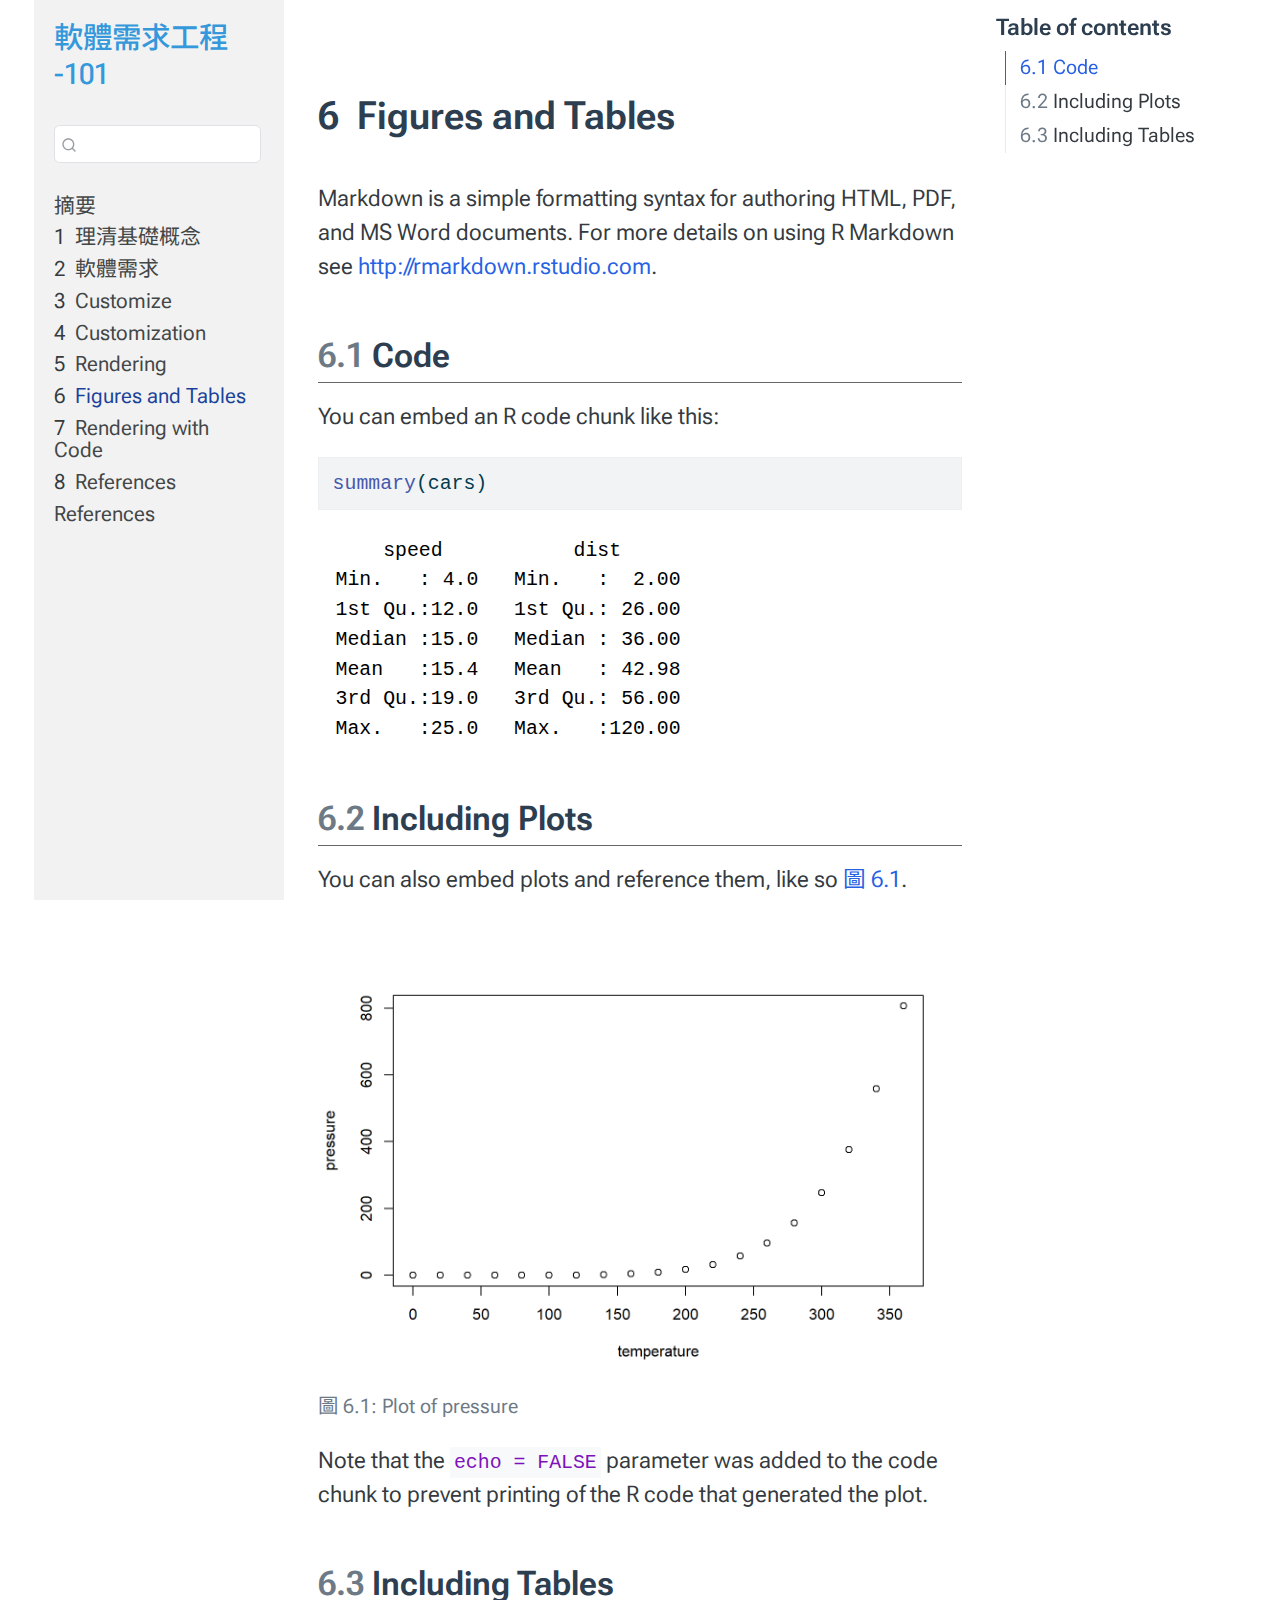
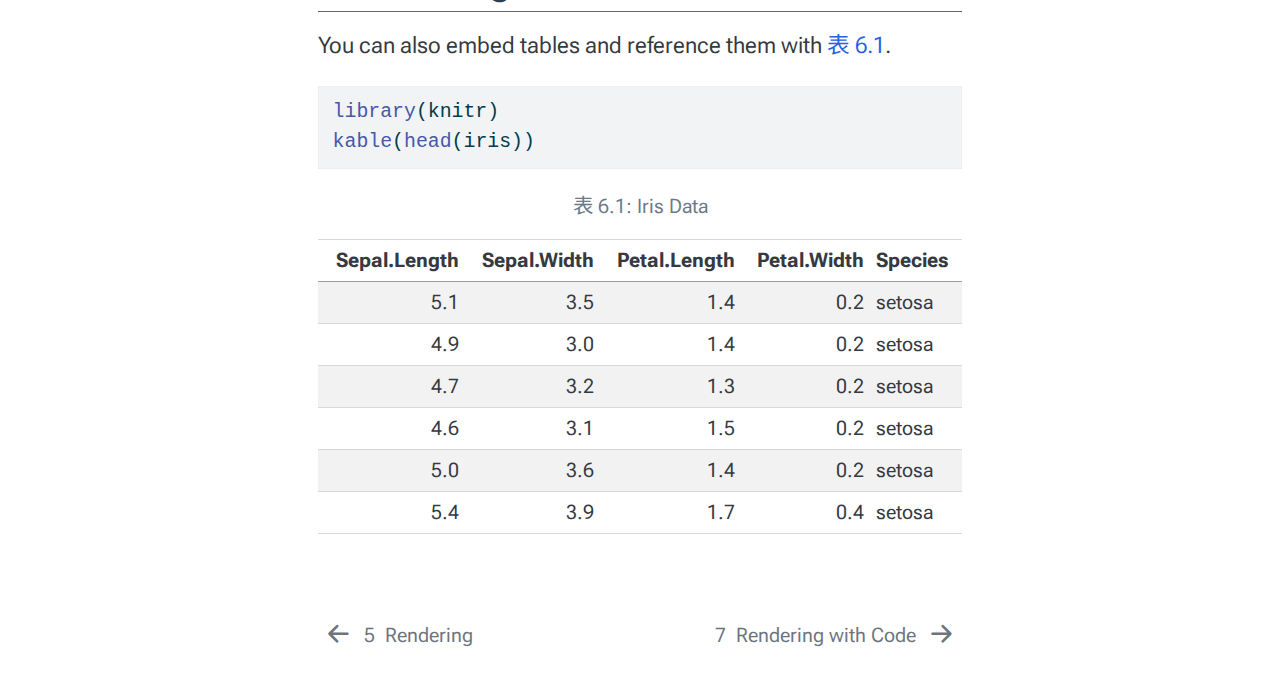
<file: docs/content/figures_and_tables.html>
<!DOCTYPE html>
<html xmlns="http://www.w3.org/1999/xhtml" lang="en" xml:lang="en"><head>

<meta charset="utf-8">
<meta name="generator" content="quarto-1.6.37">

<meta name="viewport" content="width=device-width, initial-scale=1.0, user-scalable=yes">


<title>6&nbsp; Figures and Tables – 軟體需求工程 -101</title>
<style>
code{white-space: pre-wrap;}
span.smallcaps{font-variant: small-caps;}
div.columns{display: flex; gap: min(4vw, 1.5em);}
div.column{flex: auto; overflow-x: auto;}
div.hanging-indent{margin-left: 1.5em; text-indent: -1.5em;}
ul.task-list{list-style: none;}
ul.task-list li input[type="checkbox"] {
  width: 0.8em;
  margin: 0 0.8em 0.2em -1em; /* quarto-specific, see https://github.com/quarto-dev/quarto-cli/issues/4556 */ 
  vertical-align: middle;
}
/* CSS for syntax highlighting */
pre > code.sourceCode { white-space: pre; position: relative; }
pre > code.sourceCode > span { line-height: 1.25; }
pre > code.sourceCode > span:empty { height: 1.2em; }
.sourceCode { overflow: visible; }
code.sourceCode > span { color: inherit; text-decoration: inherit; }
div.sourceCode { margin: 1em 0; }
pre.sourceCode { margin: 0; }
@media screen {
div.sourceCode { overflow: auto; }
}
@media print {
pre > code.sourceCode { white-space: pre-wrap; }
pre > code.sourceCode > span { display: inline-block; text-indent: -5em; padding-left: 5em; }
}
pre.numberSource code
  { counter-reset: source-line 0; }
pre.numberSource code > span
  { position: relative; left: -4em; counter-increment: source-line; }
pre.numberSource code > span > a:first-child::before
  { content: counter(source-line);
    position: relative; left: -1em; text-align: right; vertical-align: baseline;
    border: none; display: inline-block;
    -webkit-touch-callout: none; -webkit-user-select: none;
    -khtml-user-select: none; -moz-user-select: none;
    -ms-user-select: none; user-select: none;
    padding: 0 4px; width: 4em;
  }
pre.numberSource { margin-left: 3em;  padding-left: 4px; }
div.sourceCode
  {   }
@media screen {
pre > code.sourceCode > span > a:first-child::before { text-decoration: underline; }
}
</style>


<script src="../site_libs/quarto-nav/quarto-nav.js"></script>
<script src="../site_libs/clipboard/clipboard.min.js"></script>
<script src="../site_libs/quarto-search/autocomplete.umd.js"></script>
<script src="../site_libs/quarto-search/fuse.min.js"></script>
<script src="../site_libs/quarto-search/quarto-search.js"></script>
<meta name="quarto:offset" content="../">
<link href="../content/code.html" rel="next">
<link href="../content/rendering.html" rel="prev">
<script src="../site_libs/quarto-html/quarto.js"></script>
<script src="../site_libs/quarto-html/popper.min.js"></script>
<script src="../site_libs/quarto-html/tippy.umd.min.js"></script>
<script src="../site_libs/quarto-html/anchor.min.js"></script>
<link href="../site_libs/quarto-html/tippy.css" rel="stylesheet">
<link href="../site_libs/quarto-html/quarto-syntax-highlighting-29e2c20b02301cfff04dc8050bf30c7e.css" rel="stylesheet" id="quarto-text-highlighting-styles">
<script src="../site_libs/bootstrap/bootstrap.min.js"></script>
<link href="../site_libs/bootstrap/bootstrap-icons.css" rel="stylesheet">
<link href="../site_libs/bootstrap/bootstrap-5d3c230478adf6c9399cb1d3492df075.min.css" rel="stylesheet" append-hash="true" id="quarto-bootstrap" data-mode="light">
<script id="quarto-search-options" type="application/json">{
  "location": "sidebar",
  "copy-button": false,
  "collapse-after": 3,
  "panel-placement": "start",
  "type": "textbox",
  "limit": 50,
  "keyboard-shortcut": [
    "f",
    "/",
    "s"
  ],
  "show-item-context": false,
  "language": {
    "search-no-results-text": "No results",
    "search-matching-documents-text": "matching documents",
    "search-copy-link-title": "Copy link to search",
    "search-hide-matches-text": "Hide additional matches",
    "search-more-match-text": "more match in this document",
    "search-more-matches-text": "more matches in this document",
    "search-clear-button-title": "Clear",
    "search-text-placeholder": "",
    "search-detached-cancel-button-title": "Cancel",
    "search-submit-button-title": "Submit",
    "search-label": "Search"
  }
}</script>
<style>
  :root {
    --body-width: 800px;
    --body-font-size: 16px;
    --line-height: 1.6;
    --heading-color: #2c3e50;
    --link-color: #2c3e50;
  }
</style>


</head>

<body class="nav-sidebar floating">

<div id="quarto-search-results"></div>
  <header id="quarto-header" class="headroom fixed-top">
  <nav class="quarto-secondary-nav">
    <div class="container-fluid d-flex">
      <button type="button" class="quarto-btn-toggle btn" data-bs-toggle="collapse" role="button" data-bs-target=".quarto-sidebar-collapse-item" aria-controls="quarto-sidebar" aria-expanded="false" aria-label="Toggle sidebar navigation" onclick="if (window.quartoToggleHeadroom) { window.quartoToggleHeadroom(); }">
        <i class="bi bi-layout-text-sidebar-reverse"></i>
      </button>
        <nav class="quarto-page-breadcrumbs" aria-label="breadcrumb"><ol class="breadcrumb"><li class="breadcrumb-item"><a href="../content/figures_and_tables.html"><span class="chapter-number">6</span>&nbsp; <span class="chapter-title">Figures and Tables</span></a></li></ol></nav>
        <a class="flex-grow-1" role="navigation" data-bs-toggle="collapse" data-bs-target=".quarto-sidebar-collapse-item" aria-controls="quarto-sidebar" aria-expanded="false" aria-label="Toggle sidebar navigation" onclick="if (window.quartoToggleHeadroom) { window.quartoToggleHeadroom(); }">      
        </a>
      <button type="button" class="btn quarto-search-button" aria-label="Search" onclick="window.quartoOpenSearch();">
        <i class="bi bi-search"></i>
      </button>
    </div>
  </nav>
</header>
<!-- content -->
<div id="quarto-content" class="quarto-container page-columns page-rows-contents page-layout-article">
<!-- sidebar -->
  <nav id="quarto-sidebar" class="sidebar collapse collapse-horizontal quarto-sidebar-collapse-item sidebar-navigation floating overflow-auto">
    <div class="pt-lg-2 mt-2 text-center sidebar-header">
    <div class="sidebar-title mb-0 py-0">
      <a href="../">軟體需求工程 -101</a> 
    </div>
      </div>
        <div class="mt-2 flex-shrink-0 align-items-center">
        <div class="sidebar-search">
        <div id="quarto-search" class="" title="Search"></div>
        </div>
        </div>
    <div class="sidebar-menu-container"> 
    <ul class="list-unstyled mt-1">
        <li class="sidebar-item">
  <div class="sidebar-item-container"> 
  <a href="../index.html" class="sidebar-item-text sidebar-link">
 <span class="menu-text">摘要</span></a>
  </div>
</li>
        <li class="sidebar-item">
  <div class="sidebar-item-container"> 
  <a href="../content/introduction.html" class="sidebar-item-text sidebar-link">
 <span class="menu-text"><span class="chapter-number">1</span>&nbsp; <span class="chapter-title">理清基礎概念</span></span></a>
  </div>
</li>
        <li class="sidebar-item">
  <div class="sidebar-item-container"> 
  <a href="../content/sw-requirements.html" class="sidebar-item-text sidebar-link">
 <span class="menu-text"><span class="chapter-number">2</span>&nbsp; <span class="chapter-title">軟體需求</span></span></a>
  </div>
</li>
        <li class="sidebar-item">
  <div class="sidebar-item-container"> 
  <a href="../content/add-content.html" class="sidebar-item-text sidebar-link">
 <span class="menu-text"><span class="chapter-number">3</span>&nbsp; <span class="chapter-title">Customize</span></span></a>
  </div>
</li>
        <li class="sidebar-item">
  <div class="sidebar-item-container"> 
  <a href="../content/customizing.html" class="sidebar-item-text sidebar-link">
 <span class="menu-text"><span class="chapter-number">4</span>&nbsp; <span class="chapter-title">Customization</span></span></a>
  </div>
</li>
        <li class="sidebar-item">
  <div class="sidebar-item-container"> 
  <a href="../content/rendering.html" class="sidebar-item-text sidebar-link">
 <span class="menu-text"><span class="chapter-number">5</span>&nbsp; <span class="chapter-title">Rendering</span></span></a>
  </div>
</li>
        <li class="sidebar-item">
  <div class="sidebar-item-container"> 
  <a href="../content/figures_and_tables.html" class="sidebar-item-text sidebar-link active">
 <span class="menu-text"><span class="chapter-number">6</span>&nbsp; <span class="chapter-title">Figures and Tables</span></span></a>
  </div>
</li>
        <li class="sidebar-item">
  <div class="sidebar-item-container"> 
  <a href="../content/code.html" class="sidebar-item-text sidebar-link">
 <span class="menu-text"><span class="chapter-number">7</span>&nbsp; <span class="chapter-title">Rendering with Code</span></span></a>
  </div>
</li>
        <li class="sidebar-item">
  <div class="sidebar-item-container"> 
  <a href="../content/adding-refs.html" class="sidebar-item-text sidebar-link">
 <span class="menu-text"><span class="chapter-number">8</span>&nbsp; <span class="chapter-title">References</span></span></a>
  </div>
</li>
        <li class="sidebar-item">
  <div class="sidebar-item-container"> 
  <a href="../content/references.html" class="sidebar-item-text sidebar-link">
 <span class="menu-text">References</span></a>
  </div>
</li>
    </ul>
    </div>
</nav>
<div id="quarto-sidebar-glass" class="quarto-sidebar-collapse-item" data-bs-toggle="collapse" data-bs-target=".quarto-sidebar-collapse-item"></div>
<!-- margin-sidebar -->
    <div id="quarto-margin-sidebar" class="sidebar margin-sidebar">
        <nav id="TOC" role="doc-toc" class="toc-active">
    <h2 id="toc-title">Table of contents</h2>
   
  <ul>
  <li><a href="#code" id="toc-code" class="nav-link active" data-scroll-target="#code"><span class="header-section-number">6.1</span> Code</a></li>
  <li><a href="#including-plots" id="toc-including-plots" class="nav-link" data-scroll-target="#including-plots"><span class="header-section-number">6.2</span> Including Plots</a></li>
  <li><a href="#including-tables" id="toc-including-tables" class="nav-link" data-scroll-target="#including-tables"><span class="header-section-number">6.3</span> Including Tables</a></li>
  </ul>
</nav>
    </div>
<!-- main -->
<main class="content" id="quarto-document-content">

<header id="title-block-header" class="quarto-title-block default">
<div class="quarto-title">
<h1 class="title"><span class="chapter-number">6</span>&nbsp; <span class="chapter-title">Figures and Tables</span></h1>
</div>



<div class="quarto-title-meta">

    
  
    
  </div>
  


</header>


<p>Markdown is a simple formatting syntax for authoring HTML, PDF, and MS Word documents. For more details on using R Markdown see <a href="http://rmarkdown.rstudio.com" class="uri">http://rmarkdown.rstudio.com</a>.</p>
<section id="code" class="level2" data-number="6.1">
<h2 data-number="6.1" class="anchored" data-anchor-id="code"><span class="header-section-number">6.1</span> Code</h2>
<p>You can embed an R code chunk like this:</p>
<div class="cell">
<div class="sourceCode cell-code" id="cb1"><pre class="sourceCode r code-with-copy"><code class="sourceCode r"><span id="cb1-1"><a href="#cb1-1" aria-hidden="true" tabindex="-1"></a><span class="fu">summary</span>(cars)</span></code><button title="Copy to Clipboard" class="code-copy-button"><i class="bi"></i></button></pre></div>
<div class="cell-output cell-output-stdout">
<pre><code>     speed           dist       
 Min.   : 4.0   Min.   :  2.00  
 1st Qu.:12.0   1st Qu.: 26.00  
 Median :15.0   Median : 36.00  
 Mean   :15.4   Mean   : 42.98  
 3rd Qu.:19.0   3rd Qu.: 56.00  
 Max.   :25.0   Max.   :120.00  </code></pre>
</div>
</div>
</section>
<section id="including-plots" class="level2" data-number="6.2">
<h2 data-number="6.2" class="anchored" data-anchor-id="including-plots"><span class="header-section-number">6.2</span> Including Plots</h2>
<p>You can also embed plots and reference them, like so <a href="#fig-pressure" class="quarto-xref">圖&nbsp;<span>6.1</span></a>.</p>
<div class="cell">
<div class="cell-output-display">
<div id="fig-pressure" class="quarto-float quarto-figure quarto-figure-center anchored">
<figure class="quarto-float quarto-float-fig figure">
<div aria-describedby="fig-pressure-caption-0ceaefa1-69ba-4598-a22c-09a6ac19f8ca">
<img src="figures_and_tables_files/figure-html/fig-pressure-1.png" class="img-fluid figure-img" width="672">
</div>
<figcaption class="quarto-float-caption-bottom quarto-float-caption quarto-float-fig" id="fig-pressure-caption-0ceaefa1-69ba-4598-a22c-09a6ac19f8ca">
圖&nbsp;6.1: Plot of pressure
</figcaption>
</figure>
</div>
</div>
</div>
<p>Note that the <code>echo = FALSE</code> parameter was added to the code chunk to prevent printing of the R code that generated the plot.</p>
</section>
<section id="including-tables" class="level2" data-number="6.3">
<h2 data-number="6.3" class="anchored" data-anchor-id="including-tables"><span class="header-section-number">6.3</span> Including Tables</h2>
<p>You can also embed tables and reference them with <a href="#tbl-iris" class="quarto-xref">表&nbsp;<span>6.1</span></a>.</p>
<div class="cell">
<div class="sourceCode cell-code" id="cb3"><pre class="sourceCode r code-with-copy"><code class="sourceCode r"><span id="cb3-1"><a href="#cb3-1" aria-hidden="true" tabindex="-1"></a><span class="fu">library</span>(knitr)</span>
<span id="cb3-2"><a href="#cb3-2" aria-hidden="true" tabindex="-1"></a><span class="fu">kable</span>(<span class="fu">head</span>(iris))</span></code><button title="Copy to Clipboard" class="code-copy-button"><i class="bi"></i></button></pre></div>
<div id="tbl-iris" class="cell quarto-float quarto-figure quarto-figure-center anchored">
<figure class="quarto-float quarto-float-tbl figure">
<figcaption class="quarto-float-caption-top quarto-float-caption quarto-float-tbl" id="tbl-iris-caption-0ceaefa1-69ba-4598-a22c-09a6ac19f8ca">
表&nbsp;6.1: Iris Data
</figcaption>
<div aria-describedby="tbl-iris-caption-0ceaefa1-69ba-4598-a22c-09a6ac19f8ca">
<div class="cell-output-display">
<table class="do-not-create-environment cell caption-top table table-sm table-striped small">
<thead>
<tr class="header">
<th style="text-align: right;">Sepal.Length</th>
<th style="text-align: right;">Sepal.Width</th>
<th style="text-align: right;">Petal.Length</th>
<th style="text-align: right;">Petal.Width</th>
<th style="text-align: left;">Species</th>
</tr>
</thead>
<tbody>
<tr class="odd">
<td style="text-align: right;">5.1</td>
<td style="text-align: right;">3.5</td>
<td style="text-align: right;">1.4</td>
<td style="text-align: right;">0.2</td>
<td style="text-align: left;">setosa</td>
</tr>
<tr class="even">
<td style="text-align: right;">4.9</td>
<td style="text-align: right;">3.0</td>
<td style="text-align: right;">1.4</td>
<td style="text-align: right;">0.2</td>
<td style="text-align: left;">setosa</td>
</tr>
<tr class="odd">
<td style="text-align: right;">4.7</td>
<td style="text-align: right;">3.2</td>
<td style="text-align: right;">1.3</td>
<td style="text-align: right;">0.2</td>
<td style="text-align: left;">setosa</td>
</tr>
<tr class="even">
<td style="text-align: right;">4.6</td>
<td style="text-align: right;">3.1</td>
<td style="text-align: right;">1.5</td>
<td style="text-align: right;">0.2</td>
<td style="text-align: left;">setosa</td>
</tr>
<tr class="odd">
<td style="text-align: right;">5.0</td>
<td style="text-align: right;">3.6</td>
<td style="text-align: right;">1.4</td>
<td style="text-align: right;">0.2</td>
<td style="text-align: left;">setosa</td>
</tr>
<tr class="even">
<td style="text-align: right;">5.4</td>
<td style="text-align: right;">3.9</td>
<td style="text-align: right;">1.7</td>
<td style="text-align: right;">0.4</td>
<td style="text-align: left;">setosa</td>
</tr>
</tbody>
</table>
</div>
</div>
</figure>
</div>
</div>


</section>

</main> <!-- /main -->
<script id="quarto-html-after-body" type="application/javascript">
window.document.addEventListener("DOMContentLoaded", function (event) {
  const toggleBodyColorMode = (bsSheetEl) => {
    const mode = bsSheetEl.getAttribute("data-mode");
    const bodyEl = window.document.querySelector("body");
    if (mode === "dark") {
      bodyEl.classList.add("quarto-dark");
      bodyEl.classList.remove("quarto-light");
    } else {
      bodyEl.classList.add("quarto-light");
      bodyEl.classList.remove("quarto-dark");
    }
  }
  const toggleBodyColorPrimary = () => {
    const bsSheetEl = window.document.querySelector("link#quarto-bootstrap");
    if (bsSheetEl) {
      toggleBodyColorMode(bsSheetEl);
    }
  }
  toggleBodyColorPrimary();  
  const icon = "";
  const anchorJS = new window.AnchorJS();
  anchorJS.options = {
    placement: 'right',
    icon: icon
  };
  anchorJS.add('.anchored');
  const isCodeAnnotation = (el) => {
    for (const clz of el.classList) {
      if (clz.startsWith('code-annotation-')) {                     
        return true;
      }
    }
    return false;
  }
  const onCopySuccess = function(e) {
    // button target
    const button = e.trigger;
    // don't keep focus
    button.blur();
    // flash "checked"
    button.classList.add('code-copy-button-checked');
    var currentTitle = button.getAttribute("title");
    button.setAttribute("title", "Copied!");
    let tooltip;
    if (window.bootstrap) {
      button.setAttribute("data-bs-toggle", "tooltip");
      button.setAttribute("data-bs-placement", "left");
      button.setAttribute("data-bs-title", "Copied!");
      tooltip = new bootstrap.Tooltip(button, 
        { trigger: "manual", 
          customClass: "code-copy-button-tooltip",
          offset: [0, -8]});
      tooltip.show();    
    }
    setTimeout(function() {
      if (tooltip) {
        tooltip.hide();
        button.removeAttribute("data-bs-title");
        button.removeAttribute("data-bs-toggle");
        button.removeAttribute("data-bs-placement");
      }
      button.setAttribute("title", currentTitle);
      button.classList.remove('code-copy-button-checked');
    }, 1000);
    // clear code selection
    e.clearSelection();
  }
  const getTextToCopy = function(trigger) {
      const codeEl = trigger.previousElementSibling.cloneNode(true);
      for (const childEl of codeEl.children) {
        if (isCodeAnnotation(childEl)) {
          childEl.remove();
        }
      }
      return codeEl.innerText;
  }
  const clipboard = new window.ClipboardJS('.code-copy-button:not([data-in-quarto-modal])', {
    text: getTextToCopy
  });
  clipboard.on('success', onCopySuccess);
  if (window.document.getElementById('quarto-embedded-source-code-modal')) {
    const clipboardModal = new window.ClipboardJS('.code-copy-button[data-in-quarto-modal]', {
      text: getTextToCopy,
      container: window.document.getElementById('quarto-embedded-source-code-modal')
    });
    clipboardModal.on('success', onCopySuccess);
  }
    var localhostRegex = new RegExp(/^(?:http|https):\/\/localhost\:?[0-9]*\//);
    var mailtoRegex = new RegExp(/^mailto:/);
      var filterRegex = new RegExp('/' + window.location.host + '/');
    var isInternal = (href) => {
        return filterRegex.test(href) || localhostRegex.test(href) || mailtoRegex.test(href);
    }
    // Inspect non-navigation links and adorn them if external
 	var links = window.document.querySelectorAll('a[href]:not(.nav-link):not(.navbar-brand):not(.toc-action):not(.sidebar-link):not(.sidebar-item-toggle):not(.pagination-link):not(.no-external):not([aria-hidden]):not(.dropdown-item):not(.quarto-navigation-tool):not(.about-link)');
    for (var i=0; i<links.length; i++) {
      const link = links[i];
      if (!isInternal(link.href)) {
        // undo the damage that might have been done by quarto-nav.js in the case of
        // links that we want to consider external
        if (link.dataset.originalHref !== undefined) {
          link.href = link.dataset.originalHref;
        }
      }
    }
  function tippyHover(el, contentFn, onTriggerFn, onUntriggerFn) {
    const config = {
      allowHTML: true,
      maxWidth: 500,
      delay: 100,
      arrow: false,
      appendTo: function(el) {
          return el.parentElement;
      },
      interactive: true,
      interactiveBorder: 10,
      theme: 'quarto',
      placement: 'bottom-start',
    };
    if (contentFn) {
      config.content = contentFn;
    }
    if (onTriggerFn) {
      config.onTrigger = onTriggerFn;
    }
    if (onUntriggerFn) {
      config.onUntrigger = onUntriggerFn;
    }
    window.tippy(el, config); 
  }
  const noterefs = window.document.querySelectorAll('a[role="doc-noteref"]');
  for (var i=0; i<noterefs.length; i++) {
    const ref = noterefs[i];
    tippyHover(ref, function() {
      // use id or data attribute instead here
      let href = ref.getAttribute('data-footnote-href') || ref.getAttribute('href');
      try { href = new URL(href).hash; } catch {}
      const id = href.replace(/^#\/?/, "");
      const note = window.document.getElementById(id);
      if (note) {
        return note.innerHTML;
      } else {
        return "";
      }
    });
  }
  const xrefs = window.document.querySelectorAll('a.quarto-xref');
  const processXRef = (id, note) => {
    // Strip column container classes
    const stripColumnClz = (el) => {
      el.classList.remove("page-full", "page-columns");
      if (el.children) {
        for (const child of el.children) {
          stripColumnClz(child);
        }
      }
    }
    stripColumnClz(note)
    if (id === null || id.startsWith('sec-')) {
      // Special case sections, only their first couple elements
      const container = document.createElement("div");
      if (note.children && note.children.length > 2) {
        container.appendChild(note.children[0].cloneNode(true));
        for (let i = 1; i < note.children.length; i++) {
          const child = note.children[i];
          if (child.tagName === "P" && child.innerText === "") {
            continue;
          } else {
            container.appendChild(child.cloneNode(true));
            break;
          }
        }
        if (window.Quarto?.typesetMath) {
          window.Quarto.typesetMath(container);
        }
        return container.innerHTML
      } else {
        if (window.Quarto?.typesetMath) {
          window.Quarto.typesetMath(note);
        }
        return note.innerHTML;
      }
    } else {
      // Remove any anchor links if they are present
      const anchorLink = note.querySelector('a.anchorjs-link');
      if (anchorLink) {
        anchorLink.remove();
      }
      if (window.Quarto?.typesetMath) {
        window.Quarto.typesetMath(note);
      }
      if (note.classList.contains("callout")) {
        return note.outerHTML;
      } else {
        return note.innerHTML;
      }
    }
  }
  for (var i=0; i<xrefs.length; i++) {
    const xref = xrefs[i];
    tippyHover(xref, undefined, function(instance) {
      instance.disable();
      let url = xref.getAttribute('href');
      let hash = undefined; 
      if (url.startsWith('#')) {
        hash = url;
      } else {
        try { hash = new URL(url).hash; } catch {}
      }
      if (hash) {
        const id = hash.replace(/^#\/?/, "");
        const note = window.document.getElementById(id);
        if (note !== null) {
          try {
            const html = processXRef(id, note.cloneNode(true));
            instance.setContent(html);
          } finally {
            instance.enable();
            instance.show();
          }
        } else {
          // See if we can fetch this
          fetch(url.split('#')[0])
          .then(res => res.text())
          .then(html => {
            const parser = new DOMParser();
            const htmlDoc = parser.parseFromString(html, "text/html");
            const note = htmlDoc.getElementById(id);
            if (note !== null) {
              const html = processXRef(id, note);
              instance.setContent(html);
            } 
          }).finally(() => {
            instance.enable();
            instance.show();
          });
        }
      } else {
        // See if we can fetch a full url (with no hash to target)
        // This is a special case and we should probably do some content thinning / targeting
        fetch(url)
        .then(res => res.text())
        .then(html => {
          const parser = new DOMParser();
          const htmlDoc = parser.parseFromString(html, "text/html");
          const note = htmlDoc.querySelector('main.content');
          if (note !== null) {
            // This should only happen for chapter cross references
            // (since there is no id in the URL)
            // remove the first header
            if (note.children.length > 0 && note.children[0].tagName === "HEADER") {
              note.children[0].remove();
            }
            const html = processXRef(null, note);
            instance.setContent(html);
          } 
        }).finally(() => {
          instance.enable();
          instance.show();
        });
      }
    }, function(instance) {
    });
  }
      let selectedAnnoteEl;
      const selectorForAnnotation = ( cell, annotation) => {
        let cellAttr = 'data-code-cell="' + cell + '"';
        let lineAttr = 'data-code-annotation="' +  annotation + '"';
        const selector = 'span[' + cellAttr + '][' + lineAttr + ']';
        return selector;
      }
      const selectCodeLines = (annoteEl) => {
        const doc = window.document;
        const targetCell = annoteEl.getAttribute("data-target-cell");
        const targetAnnotation = annoteEl.getAttribute("data-target-annotation");
        const annoteSpan = window.document.querySelector(selectorForAnnotation(targetCell, targetAnnotation));
        const lines = annoteSpan.getAttribute("data-code-lines").split(",");
        const lineIds = lines.map((line) => {
          return targetCell + "-" + line;
        })
        let top = null;
        let height = null;
        let parent = null;
        if (lineIds.length > 0) {
            //compute the position of the single el (top and bottom and make a div)
            const el = window.document.getElementById(lineIds[0]);
            top = el.offsetTop;
            height = el.offsetHeight;
            parent = el.parentElement.parentElement;
          if (lineIds.length > 1) {
            const lastEl = window.document.getElementById(lineIds[lineIds.length - 1]);
            const bottom = lastEl.offsetTop + lastEl.offsetHeight;
            height = bottom - top;
          }
          if (top !== null && height !== null && parent !== null) {
            // cook up a div (if necessary) and position it 
            let div = window.document.getElementById("code-annotation-line-highlight");
            if (div === null) {
              div = window.document.createElement("div");
              div.setAttribute("id", "code-annotation-line-highlight");
              div.style.position = 'absolute';
              parent.appendChild(div);
            }
            div.style.top = top - 2 + "px";
            div.style.height = height + 4 + "px";
            div.style.left = 0;
            let gutterDiv = window.document.getElementById("code-annotation-line-highlight-gutter");
            if (gutterDiv === null) {
              gutterDiv = window.document.createElement("div");
              gutterDiv.setAttribute("id", "code-annotation-line-highlight-gutter");
              gutterDiv.style.position = 'absolute';
              const codeCell = window.document.getElementById(targetCell);
              const gutter = codeCell.querySelector('.code-annotation-gutter');
              gutter.appendChild(gutterDiv);
            }
            gutterDiv.style.top = top - 2 + "px";
            gutterDiv.style.height = height + 4 + "px";
          }
          selectedAnnoteEl = annoteEl;
        }
      };
      const unselectCodeLines = () => {
        const elementsIds = ["code-annotation-line-highlight", "code-annotation-line-highlight-gutter"];
        elementsIds.forEach((elId) => {
          const div = window.document.getElementById(elId);
          if (div) {
            div.remove();
          }
        });
        selectedAnnoteEl = undefined;
      };
        // Handle positioning of the toggle
    window.addEventListener(
      "resize",
      throttle(() => {
        elRect = undefined;
        if (selectedAnnoteEl) {
          selectCodeLines(selectedAnnoteEl);
        }
      }, 10)
    );
    function throttle(fn, ms) {
    let throttle = false;
    let timer;
      return (...args) => {
        if(!throttle) { // first call gets through
            fn.apply(this, args);
            throttle = true;
        } else { // all the others get throttled
            if(timer) clearTimeout(timer); // cancel #2
            timer = setTimeout(() => {
              fn.apply(this, args);
              timer = throttle = false;
            }, ms);
        }
      };
    }
      // Attach click handler to the DT
      const annoteDls = window.document.querySelectorAll('dt[data-target-cell]');
      for (const annoteDlNode of annoteDls) {
        annoteDlNode.addEventListener('click', (event) => {
          const clickedEl = event.target;
          if (clickedEl !== selectedAnnoteEl) {
            unselectCodeLines();
            const activeEl = window.document.querySelector('dt[data-target-cell].code-annotation-active');
            if (activeEl) {
              activeEl.classList.remove('code-annotation-active');
            }
            selectCodeLines(clickedEl);
            clickedEl.classList.add('code-annotation-active');
          } else {
            // Unselect the line
            unselectCodeLines();
            clickedEl.classList.remove('code-annotation-active');
          }
        });
      }
  const findCites = (el) => {
    const parentEl = el.parentElement;
    if (parentEl) {
      const cites = parentEl.dataset.cites;
      if (cites) {
        return {
          el,
          cites: cites.split(' ')
        };
      } else {
        return findCites(el.parentElement)
      }
    } else {
      return undefined;
    }
  };
  var bibliorefs = window.document.querySelectorAll('a[role="doc-biblioref"]');
  for (var i=0; i<bibliorefs.length; i++) {
    const ref = bibliorefs[i];
    const citeInfo = findCites(ref);
    if (citeInfo) {
      tippyHover(citeInfo.el, function() {
        var popup = window.document.createElement('div');
        citeInfo.cites.forEach(function(cite) {
          var citeDiv = window.document.createElement('div');
          citeDiv.classList.add('hanging-indent');
          citeDiv.classList.add('csl-entry');
          var biblioDiv = window.document.getElementById('ref-' + cite);
          if (biblioDiv) {
            citeDiv.innerHTML = biblioDiv.innerHTML;
          }
          popup.appendChild(citeDiv);
        });
        return popup.innerHTML;
      });
    }
  }
});
</script>
<nav class="page-navigation">
  <div class="nav-page nav-page-previous">
      <a href="../content/rendering.html" class="pagination-link" aria-label="Rendering">
        <i class="bi bi-arrow-left-short"></i> <span class="nav-page-text"><span class="chapter-number">5</span>&nbsp; <span class="chapter-title">Rendering</span></span>
      </a>          
  </div>
  <div class="nav-page nav-page-next">
      <a href="../content/code.html" class="pagination-link" aria-label="Rendering with Code">
        <span class="nav-page-text"><span class="chapter-number">7</span>&nbsp; <span class="chapter-title">Rendering with Code</span></span> <i class="bi bi-arrow-right-short"></i>
      </a>
  </div>
</nav>
</div> <!-- /content -->




</body></html>
</file>
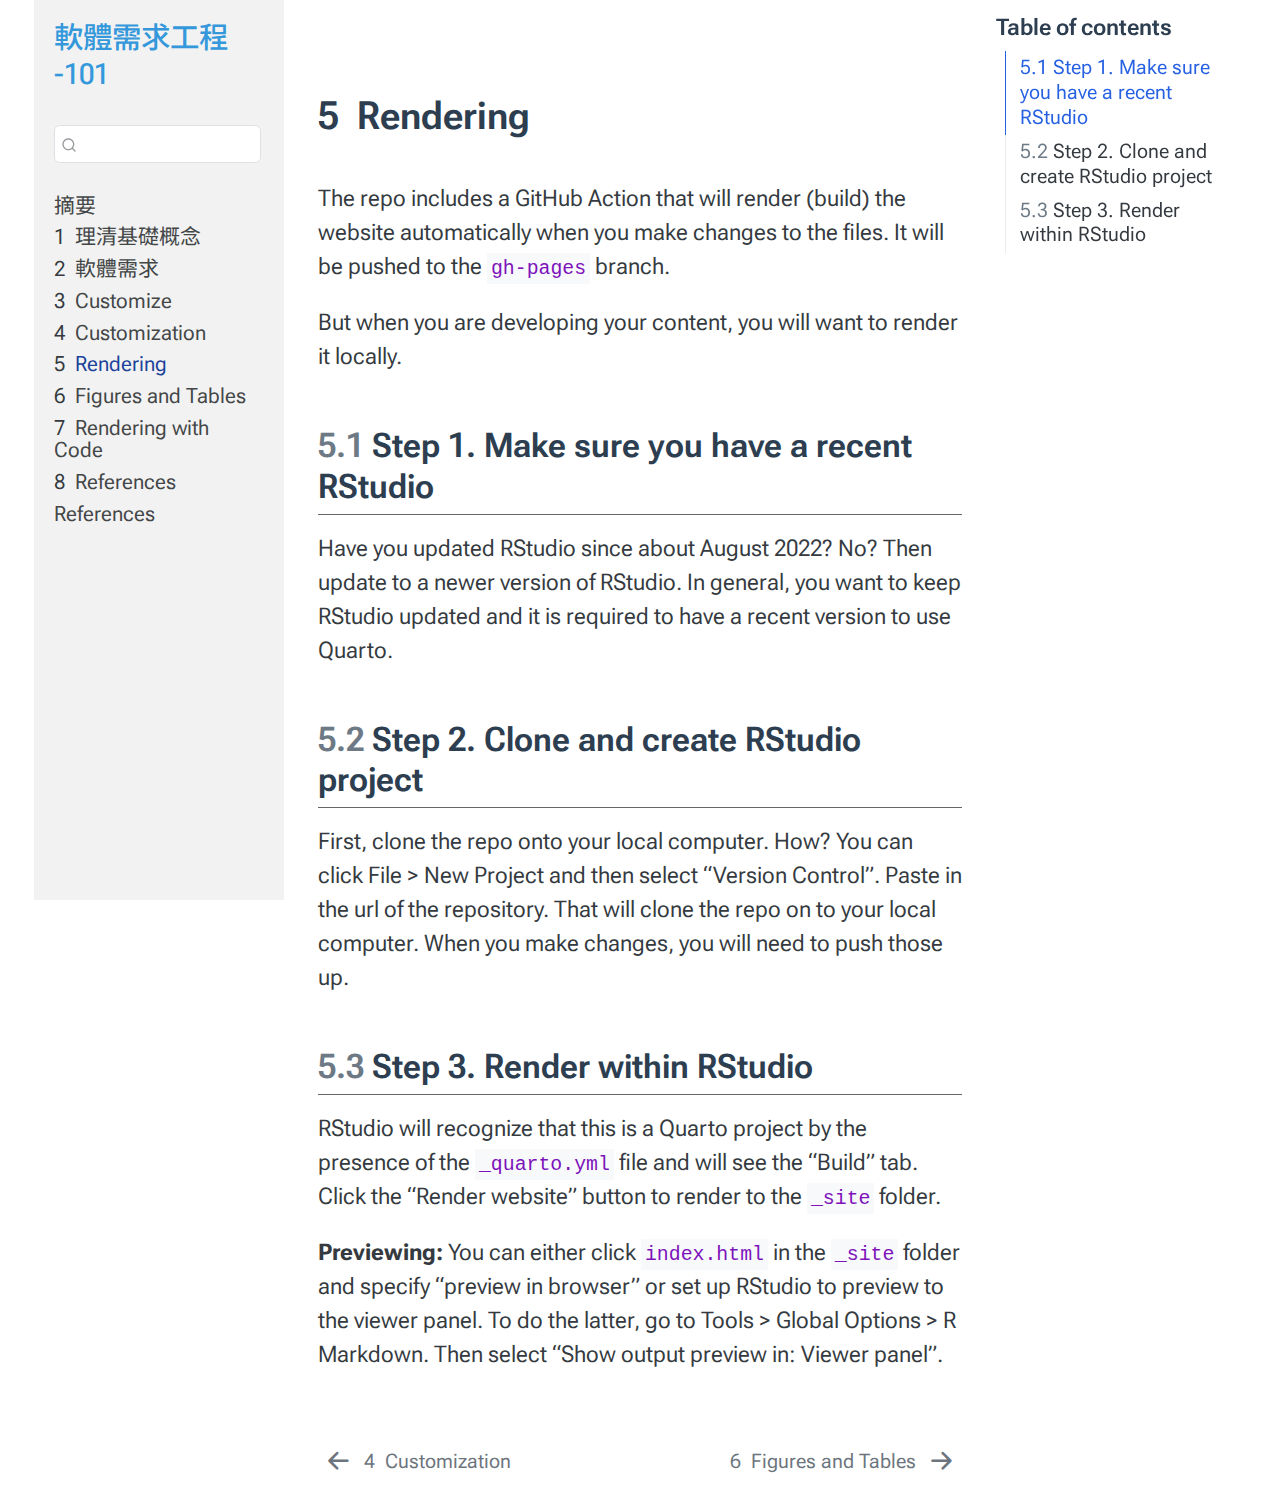
<file: docs/content/rendering.html>
<!DOCTYPE html>
<html xmlns="http://www.w3.org/1999/xhtml" lang="en" xml:lang="en"><head>

<meta charset="utf-8">
<meta name="generator" content="quarto-1.6.37">

<meta name="viewport" content="width=device-width, initial-scale=1.0, user-scalable=yes">


<title>5&nbsp; Rendering – 軟體需求工程 -101</title>
<style>
code{white-space: pre-wrap;}
span.smallcaps{font-variant: small-caps;}
div.columns{display: flex; gap: min(4vw, 1.5em);}
div.column{flex: auto; overflow-x: auto;}
div.hanging-indent{margin-left: 1.5em; text-indent: -1.5em;}
ul.task-list{list-style: none;}
ul.task-list li input[type="checkbox"] {
  width: 0.8em;
  margin: 0 0.8em 0.2em -1em; /* quarto-specific, see https://github.com/quarto-dev/quarto-cli/issues/4556 */ 
  vertical-align: middle;
}
</style>


<script src="../site_libs/quarto-nav/quarto-nav.js"></script>
<script src="../site_libs/clipboard/clipboard.min.js"></script>
<script src="../site_libs/quarto-search/autocomplete.umd.js"></script>
<script src="../site_libs/quarto-search/fuse.min.js"></script>
<script src="../site_libs/quarto-search/quarto-search.js"></script>
<meta name="quarto:offset" content="../">
<link href="../content/figures_and_tables.html" rel="next">
<link href="../content/customizing.html" rel="prev">
<script src="../site_libs/quarto-html/quarto.js"></script>
<script src="../site_libs/quarto-html/popper.min.js"></script>
<script src="../site_libs/quarto-html/tippy.umd.min.js"></script>
<script src="../site_libs/quarto-html/anchor.min.js"></script>
<link href="../site_libs/quarto-html/tippy.css" rel="stylesheet">
<link href="../site_libs/quarto-html/quarto-syntax-highlighting-29e2c20b02301cfff04dc8050bf30c7e.css" rel="stylesheet" id="quarto-text-highlighting-styles">
<script src="../site_libs/bootstrap/bootstrap.min.js"></script>
<link href="../site_libs/bootstrap/bootstrap-icons.css" rel="stylesheet">
<link href="../site_libs/bootstrap/bootstrap-5d3c230478adf6c9399cb1d3492df075.min.css" rel="stylesheet" append-hash="true" id="quarto-bootstrap" data-mode="light">
<script id="quarto-search-options" type="application/json">{
  "location": "sidebar",
  "copy-button": false,
  "collapse-after": 3,
  "panel-placement": "start",
  "type": "textbox",
  "limit": 50,
  "keyboard-shortcut": [
    "f",
    "/",
    "s"
  ],
  "show-item-context": false,
  "language": {
    "search-no-results-text": "No results",
    "search-matching-documents-text": "matching documents",
    "search-copy-link-title": "Copy link to search",
    "search-hide-matches-text": "Hide additional matches",
    "search-more-match-text": "more match in this document",
    "search-more-matches-text": "more matches in this document",
    "search-clear-button-title": "Clear",
    "search-text-placeholder": "",
    "search-detached-cancel-button-title": "Cancel",
    "search-submit-button-title": "Submit",
    "search-label": "Search"
  }
}</script>
<style>
  :root {
    --body-width: 800px;
    --body-font-size: 16px;
    --line-height: 1.6;
    --heading-color: #2c3e50;
    --link-color: #2c3e50;
  }
</style>


</head>

<body class="nav-sidebar floating">

<div id="quarto-search-results"></div>
  <header id="quarto-header" class="headroom fixed-top">
  <nav class="quarto-secondary-nav">
    <div class="container-fluid d-flex">
      <button type="button" class="quarto-btn-toggle btn" data-bs-toggle="collapse" role="button" data-bs-target=".quarto-sidebar-collapse-item" aria-controls="quarto-sidebar" aria-expanded="false" aria-label="Toggle sidebar navigation" onclick="if (window.quartoToggleHeadroom) { window.quartoToggleHeadroom(); }">
        <i class="bi bi-layout-text-sidebar-reverse"></i>
      </button>
        <nav class="quarto-page-breadcrumbs" aria-label="breadcrumb"><ol class="breadcrumb"><li class="breadcrumb-item"><a href="../content/rendering.html"><span class="chapter-number">5</span>&nbsp; <span class="chapter-title">Rendering</span></a></li></ol></nav>
        <a class="flex-grow-1" role="navigation" data-bs-toggle="collapse" data-bs-target=".quarto-sidebar-collapse-item" aria-controls="quarto-sidebar" aria-expanded="false" aria-label="Toggle sidebar navigation" onclick="if (window.quartoToggleHeadroom) { window.quartoToggleHeadroom(); }">      
        </a>
      <button type="button" class="btn quarto-search-button" aria-label="Search" onclick="window.quartoOpenSearch();">
        <i class="bi bi-search"></i>
      </button>
    </div>
  </nav>
</header>
<!-- content -->
<div id="quarto-content" class="quarto-container page-columns page-rows-contents page-layout-article">
<!-- sidebar -->
  <nav id="quarto-sidebar" class="sidebar collapse collapse-horizontal quarto-sidebar-collapse-item sidebar-navigation floating overflow-auto">
    <div class="pt-lg-2 mt-2 text-center sidebar-header">
    <div class="sidebar-title mb-0 py-0">
      <a href="../">軟體需求工程 -101</a> 
    </div>
      </div>
        <div class="mt-2 flex-shrink-0 align-items-center">
        <div class="sidebar-search">
        <div id="quarto-search" class="" title="Search"></div>
        </div>
        </div>
    <div class="sidebar-menu-container"> 
    <ul class="list-unstyled mt-1">
        <li class="sidebar-item">
  <div class="sidebar-item-container"> 
  <a href="../index.html" class="sidebar-item-text sidebar-link">
 <span class="menu-text">摘要</span></a>
  </div>
</li>
        <li class="sidebar-item">
  <div class="sidebar-item-container"> 
  <a href="../content/introduction.html" class="sidebar-item-text sidebar-link">
 <span class="menu-text"><span class="chapter-number">1</span>&nbsp; <span class="chapter-title">理清基礎概念</span></span></a>
  </div>
</li>
        <li class="sidebar-item">
  <div class="sidebar-item-container"> 
  <a href="../content/sw-requirements.html" class="sidebar-item-text sidebar-link">
 <span class="menu-text"><span class="chapter-number">2</span>&nbsp; <span class="chapter-title">軟體需求</span></span></a>
  </div>
</li>
        <li class="sidebar-item">
  <div class="sidebar-item-container"> 
  <a href="../content/add-content.html" class="sidebar-item-text sidebar-link">
 <span class="menu-text"><span class="chapter-number">3</span>&nbsp; <span class="chapter-title">Customize</span></span></a>
  </div>
</li>
        <li class="sidebar-item">
  <div class="sidebar-item-container"> 
  <a href="../content/customizing.html" class="sidebar-item-text sidebar-link">
 <span class="menu-text"><span class="chapter-number">4</span>&nbsp; <span class="chapter-title">Customization</span></span></a>
  </div>
</li>
        <li class="sidebar-item">
  <div class="sidebar-item-container"> 
  <a href="../content/rendering.html" class="sidebar-item-text sidebar-link active">
 <span class="menu-text"><span class="chapter-number">5</span>&nbsp; <span class="chapter-title">Rendering</span></span></a>
  </div>
</li>
        <li class="sidebar-item">
  <div class="sidebar-item-container"> 
  <a href="../content/figures_and_tables.html" class="sidebar-item-text sidebar-link">
 <span class="menu-text"><span class="chapter-number">6</span>&nbsp; <span class="chapter-title">Figures and Tables</span></span></a>
  </div>
</li>
        <li class="sidebar-item">
  <div class="sidebar-item-container"> 
  <a href="../content/code.html" class="sidebar-item-text sidebar-link">
 <span class="menu-text"><span class="chapter-number">7</span>&nbsp; <span class="chapter-title">Rendering with Code</span></span></a>
  </div>
</li>
        <li class="sidebar-item">
  <div class="sidebar-item-container"> 
  <a href="../content/adding-refs.html" class="sidebar-item-text sidebar-link">
 <span class="menu-text"><span class="chapter-number">8</span>&nbsp; <span class="chapter-title">References</span></span></a>
  </div>
</li>
        <li class="sidebar-item">
  <div class="sidebar-item-container"> 
  <a href="../content/references.html" class="sidebar-item-text sidebar-link">
 <span class="menu-text">References</span></a>
  </div>
</li>
    </ul>
    </div>
</nav>
<div id="quarto-sidebar-glass" class="quarto-sidebar-collapse-item" data-bs-toggle="collapse" data-bs-target=".quarto-sidebar-collapse-item"></div>
<!-- margin-sidebar -->
    <div id="quarto-margin-sidebar" class="sidebar margin-sidebar">
        <nav id="TOC" role="doc-toc" class="toc-active">
    <h2 id="toc-title">Table of contents</h2>
   
  <ul>
  <li><a href="#step-1.-make-sure-you-have-a-recent-rstudio" id="toc-step-1.-make-sure-you-have-a-recent-rstudio" class="nav-link active" data-scroll-target="#step-1.-make-sure-you-have-a-recent-rstudio"><span class="header-section-number">5.1</span> Step 1. Make sure you have a recent RStudio</a></li>
  <li><a href="#step-2.-clone-and-create-rstudio-project" id="toc-step-2.-clone-and-create-rstudio-project" class="nav-link" data-scroll-target="#step-2.-clone-and-create-rstudio-project"><span class="header-section-number">5.2</span> Step 2. Clone and create RStudio project</a></li>
  <li><a href="#step-3.-render-within-rstudio" id="toc-step-3.-render-within-rstudio" class="nav-link" data-scroll-target="#step-3.-render-within-rstudio"><span class="header-section-number">5.3</span> Step 3. Render within RStudio</a></li>
  </ul>
</nav>
    </div>
<!-- main -->
<main class="content" id="quarto-document-content">

<header id="title-block-header" class="quarto-title-block default">
<div class="quarto-title">
<h1 class="title"><span class="chapter-number">5</span>&nbsp; <span class="chapter-title">Rendering</span></h1>
</div>



<div class="quarto-title-meta">

    
  
    
  </div>
  


</header>


<p>The repo includes a GitHub Action that will render (build) the website automatically when you make changes to the files. It will be pushed to the <code>gh-pages</code> branch.</p>
<p>But when you are developing your content, you will want to render it locally.</p>
<section id="step-1.-make-sure-you-have-a-recent-rstudio" class="level2" data-number="5.1">
<h2 data-number="5.1" class="anchored" data-anchor-id="step-1.-make-sure-you-have-a-recent-rstudio"><span class="header-section-number">5.1</span> Step 1. Make sure you have a recent RStudio</h2>
<p>Have you updated RStudio since about August 2022? No? Then update to a newer version of RStudio. In general, you want to keep RStudio updated and it is required to have a recent version to use Quarto.</p>
</section>
<section id="step-2.-clone-and-create-rstudio-project" class="level2" data-number="5.2">
<h2 data-number="5.2" class="anchored" data-anchor-id="step-2.-clone-and-create-rstudio-project"><span class="header-section-number">5.2</span> Step 2. Clone and create RStudio project</h2>
<p>First, clone the repo onto your local computer. How? You can click File &gt; New Project and then select “Version Control”. Paste in the url of the repository. That will clone the repo on to your local computer. When you make changes, you will need to push those up.</p>
</section>
<section id="step-3.-render-within-rstudio" class="level2" data-number="5.3">
<h2 data-number="5.3" class="anchored" data-anchor-id="step-3.-render-within-rstudio"><span class="header-section-number">5.3</span> Step 3. Render within RStudio</h2>
<p>RStudio will recognize that this is a Quarto project by the presence of the <code>_quarto.yml</code> file and will see the “Build” tab. Click the “Render website” button to render to the <code>_site</code> folder.</p>
<p><strong>Previewing:</strong> You can either click <code>index.html</code> in the <code>_site</code> folder and specify “preview in browser” or set up RStudio to preview to the viewer panel. To do the latter, go to Tools &gt; Global Options &gt; R Markdown. Then select “Show output preview in: Viewer panel”.</p>


</section>

</main> <!-- /main -->
<script id="quarto-html-after-body" type="application/javascript">
window.document.addEventListener("DOMContentLoaded", function (event) {
  const toggleBodyColorMode = (bsSheetEl) => {
    const mode = bsSheetEl.getAttribute("data-mode");
    const bodyEl = window.document.querySelector("body");
    if (mode === "dark") {
      bodyEl.classList.add("quarto-dark");
      bodyEl.classList.remove("quarto-light");
    } else {
      bodyEl.classList.add("quarto-light");
      bodyEl.classList.remove("quarto-dark");
    }
  }
  const toggleBodyColorPrimary = () => {
    const bsSheetEl = window.document.querySelector("link#quarto-bootstrap");
    if (bsSheetEl) {
      toggleBodyColorMode(bsSheetEl);
    }
  }
  toggleBodyColorPrimary();  
  const icon = "";
  const anchorJS = new window.AnchorJS();
  anchorJS.options = {
    placement: 'right',
    icon: icon
  };
  anchorJS.add('.anchored');
  const isCodeAnnotation = (el) => {
    for (const clz of el.classList) {
      if (clz.startsWith('code-annotation-')) {                     
        return true;
      }
    }
    return false;
  }
  const onCopySuccess = function(e) {
    // button target
    const button = e.trigger;
    // don't keep focus
    button.blur();
    // flash "checked"
    button.classList.add('code-copy-button-checked');
    var currentTitle = button.getAttribute("title");
    button.setAttribute("title", "Copied!");
    let tooltip;
    if (window.bootstrap) {
      button.setAttribute("data-bs-toggle", "tooltip");
      button.setAttribute("data-bs-placement", "left");
      button.setAttribute("data-bs-title", "Copied!");
      tooltip = new bootstrap.Tooltip(button, 
        { trigger: "manual", 
          customClass: "code-copy-button-tooltip",
          offset: [0, -8]});
      tooltip.show();    
    }
    setTimeout(function() {
      if (tooltip) {
        tooltip.hide();
        button.removeAttribute("data-bs-title");
        button.removeAttribute("data-bs-toggle");
        button.removeAttribute("data-bs-placement");
      }
      button.setAttribute("title", currentTitle);
      button.classList.remove('code-copy-button-checked');
    }, 1000);
    // clear code selection
    e.clearSelection();
  }
  const getTextToCopy = function(trigger) {
      const codeEl = trigger.previousElementSibling.cloneNode(true);
      for (const childEl of codeEl.children) {
        if (isCodeAnnotation(childEl)) {
          childEl.remove();
        }
      }
      return codeEl.innerText;
  }
  const clipboard = new window.ClipboardJS('.code-copy-button:not([data-in-quarto-modal])', {
    text: getTextToCopy
  });
  clipboard.on('success', onCopySuccess);
  if (window.document.getElementById('quarto-embedded-source-code-modal')) {
    const clipboardModal = new window.ClipboardJS('.code-copy-button[data-in-quarto-modal]', {
      text: getTextToCopy,
      container: window.document.getElementById('quarto-embedded-source-code-modal')
    });
    clipboardModal.on('success', onCopySuccess);
  }
    var localhostRegex = new RegExp(/^(?:http|https):\/\/localhost\:?[0-9]*\//);
    var mailtoRegex = new RegExp(/^mailto:/);
      var filterRegex = new RegExp('/' + window.location.host + '/');
    var isInternal = (href) => {
        return filterRegex.test(href) || localhostRegex.test(href) || mailtoRegex.test(href);
    }
    // Inspect non-navigation links and adorn them if external
 	var links = window.document.querySelectorAll('a[href]:not(.nav-link):not(.navbar-brand):not(.toc-action):not(.sidebar-link):not(.sidebar-item-toggle):not(.pagination-link):not(.no-external):not([aria-hidden]):not(.dropdown-item):not(.quarto-navigation-tool):not(.about-link)');
    for (var i=0; i<links.length; i++) {
      const link = links[i];
      if (!isInternal(link.href)) {
        // undo the damage that might have been done by quarto-nav.js in the case of
        // links that we want to consider external
        if (link.dataset.originalHref !== undefined) {
          link.href = link.dataset.originalHref;
        }
      }
    }
  function tippyHover(el, contentFn, onTriggerFn, onUntriggerFn) {
    const config = {
      allowHTML: true,
      maxWidth: 500,
      delay: 100,
      arrow: false,
      appendTo: function(el) {
          return el.parentElement;
      },
      interactive: true,
      interactiveBorder: 10,
      theme: 'quarto',
      placement: 'bottom-start',
    };
    if (contentFn) {
      config.content = contentFn;
    }
    if (onTriggerFn) {
      config.onTrigger = onTriggerFn;
    }
    if (onUntriggerFn) {
      config.onUntrigger = onUntriggerFn;
    }
    window.tippy(el, config); 
  }
  const noterefs = window.document.querySelectorAll('a[role="doc-noteref"]');
  for (var i=0; i<noterefs.length; i++) {
    const ref = noterefs[i];
    tippyHover(ref, function() {
      // use id or data attribute instead here
      let href = ref.getAttribute('data-footnote-href') || ref.getAttribute('href');
      try { href = new URL(href).hash; } catch {}
      const id = href.replace(/^#\/?/, "");
      const note = window.document.getElementById(id);
      if (note) {
        return note.innerHTML;
      } else {
        return "";
      }
    });
  }
  const xrefs = window.document.querySelectorAll('a.quarto-xref');
  const processXRef = (id, note) => {
    // Strip column container classes
    const stripColumnClz = (el) => {
      el.classList.remove("page-full", "page-columns");
      if (el.children) {
        for (const child of el.children) {
          stripColumnClz(child);
        }
      }
    }
    stripColumnClz(note)
    if (id === null || id.startsWith('sec-')) {
      // Special case sections, only their first couple elements
      const container = document.createElement("div");
      if (note.children && note.children.length > 2) {
        container.appendChild(note.children[0].cloneNode(true));
        for (let i = 1; i < note.children.length; i++) {
          const child = note.children[i];
          if (child.tagName === "P" && child.innerText === "") {
            continue;
          } else {
            container.appendChild(child.cloneNode(true));
            break;
          }
        }
        if (window.Quarto?.typesetMath) {
          window.Quarto.typesetMath(container);
        }
        return container.innerHTML
      } else {
        if (window.Quarto?.typesetMath) {
          window.Quarto.typesetMath(note);
        }
        return note.innerHTML;
      }
    } else {
      // Remove any anchor links if they are present
      const anchorLink = note.querySelector('a.anchorjs-link');
      if (anchorLink) {
        anchorLink.remove();
      }
      if (window.Quarto?.typesetMath) {
        window.Quarto.typesetMath(note);
      }
      if (note.classList.contains("callout")) {
        return note.outerHTML;
      } else {
        return note.innerHTML;
      }
    }
  }
  for (var i=0; i<xrefs.length; i++) {
    const xref = xrefs[i];
    tippyHover(xref, undefined, function(instance) {
      instance.disable();
      let url = xref.getAttribute('href');
      let hash = undefined; 
      if (url.startsWith('#')) {
        hash = url;
      } else {
        try { hash = new URL(url).hash; } catch {}
      }
      if (hash) {
        const id = hash.replace(/^#\/?/, "");
        const note = window.document.getElementById(id);
        if (note !== null) {
          try {
            const html = processXRef(id, note.cloneNode(true));
            instance.setContent(html);
          } finally {
            instance.enable();
            instance.show();
          }
        } else {
          // See if we can fetch this
          fetch(url.split('#')[0])
          .then(res => res.text())
          .then(html => {
            const parser = new DOMParser();
            const htmlDoc = parser.parseFromString(html, "text/html");
            const note = htmlDoc.getElementById(id);
            if (note !== null) {
              const html = processXRef(id, note);
              instance.setContent(html);
            } 
          }).finally(() => {
            instance.enable();
            instance.show();
          });
        }
      } else {
        // See if we can fetch a full url (with no hash to target)
        // This is a special case and we should probably do some content thinning / targeting
        fetch(url)
        .then(res => res.text())
        .then(html => {
          const parser = new DOMParser();
          const htmlDoc = parser.parseFromString(html, "text/html");
          const note = htmlDoc.querySelector('main.content');
          if (note !== null) {
            // This should only happen for chapter cross references
            // (since there is no id in the URL)
            // remove the first header
            if (note.children.length > 0 && note.children[0].tagName === "HEADER") {
              note.children[0].remove();
            }
            const html = processXRef(null, note);
            instance.setContent(html);
          } 
        }).finally(() => {
          instance.enable();
          instance.show();
        });
      }
    }, function(instance) {
    });
  }
      let selectedAnnoteEl;
      const selectorForAnnotation = ( cell, annotation) => {
        let cellAttr = 'data-code-cell="' + cell + '"';
        let lineAttr = 'data-code-annotation="' +  annotation + '"';
        const selector = 'span[' + cellAttr + '][' + lineAttr + ']';
        return selector;
      }
      const selectCodeLines = (annoteEl) => {
        const doc = window.document;
        const targetCell = annoteEl.getAttribute("data-target-cell");
        const targetAnnotation = annoteEl.getAttribute("data-target-annotation");
        const annoteSpan = window.document.querySelector(selectorForAnnotation(targetCell, targetAnnotation));
        const lines = annoteSpan.getAttribute("data-code-lines").split(",");
        const lineIds = lines.map((line) => {
          return targetCell + "-" + line;
        })
        let top = null;
        let height = null;
        let parent = null;
        if (lineIds.length > 0) {
            //compute the position of the single el (top and bottom and make a div)
            const el = window.document.getElementById(lineIds[0]);
            top = el.offsetTop;
            height = el.offsetHeight;
            parent = el.parentElement.parentElement;
          if (lineIds.length > 1) {
            const lastEl = window.document.getElementById(lineIds[lineIds.length - 1]);
            const bottom = lastEl.offsetTop + lastEl.offsetHeight;
            height = bottom - top;
          }
          if (top !== null && height !== null && parent !== null) {
            // cook up a div (if necessary) and position it 
            let div = window.document.getElementById("code-annotation-line-highlight");
            if (div === null) {
              div = window.document.createElement("div");
              div.setAttribute("id", "code-annotation-line-highlight");
              div.style.position = 'absolute';
              parent.appendChild(div);
            }
            div.style.top = top - 2 + "px";
            div.style.height = height + 4 + "px";
            div.style.left = 0;
            let gutterDiv = window.document.getElementById("code-annotation-line-highlight-gutter");
            if (gutterDiv === null) {
              gutterDiv = window.document.createElement("div");
              gutterDiv.setAttribute("id", "code-annotation-line-highlight-gutter");
              gutterDiv.style.position = 'absolute';
              const codeCell = window.document.getElementById(targetCell);
              const gutter = codeCell.querySelector('.code-annotation-gutter');
              gutter.appendChild(gutterDiv);
            }
            gutterDiv.style.top = top - 2 + "px";
            gutterDiv.style.height = height + 4 + "px";
          }
          selectedAnnoteEl = annoteEl;
        }
      };
      const unselectCodeLines = () => {
        const elementsIds = ["code-annotation-line-highlight", "code-annotation-line-highlight-gutter"];
        elementsIds.forEach((elId) => {
          const div = window.document.getElementById(elId);
          if (div) {
            div.remove();
          }
        });
        selectedAnnoteEl = undefined;
      };
        // Handle positioning of the toggle
    window.addEventListener(
      "resize",
      throttle(() => {
        elRect = undefined;
        if (selectedAnnoteEl) {
          selectCodeLines(selectedAnnoteEl);
        }
      }, 10)
    );
    function throttle(fn, ms) {
    let throttle = false;
    let timer;
      return (...args) => {
        if(!throttle) { // first call gets through
            fn.apply(this, args);
            throttle = true;
        } else { // all the others get throttled
            if(timer) clearTimeout(timer); // cancel #2
            timer = setTimeout(() => {
              fn.apply(this, args);
              timer = throttle = false;
            }, ms);
        }
      };
    }
      // Attach click handler to the DT
      const annoteDls = window.document.querySelectorAll('dt[data-target-cell]');
      for (const annoteDlNode of annoteDls) {
        annoteDlNode.addEventListener('click', (event) => {
          const clickedEl = event.target;
          if (clickedEl !== selectedAnnoteEl) {
            unselectCodeLines();
            const activeEl = window.document.querySelector('dt[data-target-cell].code-annotation-active');
            if (activeEl) {
              activeEl.classList.remove('code-annotation-active');
            }
            selectCodeLines(clickedEl);
            clickedEl.classList.add('code-annotation-active');
          } else {
            // Unselect the line
            unselectCodeLines();
            clickedEl.classList.remove('code-annotation-active');
          }
        });
      }
  const findCites = (el) => {
    const parentEl = el.parentElement;
    if (parentEl) {
      const cites = parentEl.dataset.cites;
      if (cites) {
        return {
          el,
          cites: cites.split(' ')
        };
      } else {
        return findCites(el.parentElement)
      }
    } else {
      return undefined;
    }
  };
  var bibliorefs = window.document.querySelectorAll('a[role="doc-biblioref"]');
  for (var i=0; i<bibliorefs.length; i++) {
    const ref = bibliorefs[i];
    const citeInfo = findCites(ref);
    if (citeInfo) {
      tippyHover(citeInfo.el, function() {
        var popup = window.document.createElement('div');
        citeInfo.cites.forEach(function(cite) {
          var citeDiv = window.document.createElement('div');
          citeDiv.classList.add('hanging-indent');
          citeDiv.classList.add('csl-entry');
          var biblioDiv = window.document.getElementById('ref-' + cite);
          if (biblioDiv) {
            citeDiv.innerHTML = biblioDiv.innerHTML;
          }
          popup.appendChild(citeDiv);
        });
        return popup.innerHTML;
      });
    }
  }
});
</script>
<nav class="page-navigation">
  <div class="nav-page nav-page-previous">
      <a href="../content/customizing.html" class="pagination-link" aria-label="Customization">
        <i class="bi bi-arrow-left-short"></i> <span class="nav-page-text"><span class="chapter-number">4</span>&nbsp; <span class="chapter-title">Customization</span></span>
      </a>          
  </div>
  <div class="nav-page nav-page-next">
      <a href="../content/figures_and_tables.html" class="pagination-link" aria-label="Figures and Tables">
        <span class="nav-page-text"><span class="chapter-number">6</span>&nbsp; <span class="chapter-title">Figures and Tables</span></span> <i class="bi bi-arrow-right-short"></i>
      </a>
  </div>
</nav>
</div> <!-- /content -->




</body></html>
</file>
<file: docs/site_libs/quarto-html/tippy.css>
.tippy-box[data-animation=fade][data-state=hidden]{opacity:0}[data-tippy-root]{max-width:calc(100vw - 10px)}.tippy-box{position:relative;background-color:#333;color:#fff;border-radius:4px;font-size:14px;line-height:1.4;white-space:normal;outline:0;transition-property:transform,visibility,opacity}.tippy-box[data-placement^=top]>.tippy-arrow{bottom:0}.tippy-box[data-placement^=top]>.tippy-arrow:before{bottom:-7px;left:0;border-width:8px 8px 0;border-top-color:initial;transform-origin:center top}.tippy-box[data-placement^=bottom]>.tippy-arrow{top:0}.tippy-box[data-placement^=bottom]>.tippy-arrow:before{top:-7px;left:0;border-width:0 8px 8px;border-bottom-color:initial;transform-origin:center bottom}.tippy-box[data-placement^=left]>.tippy-arrow{right:0}.tippy-box[data-placement^=left]>.tippy-arrow:before{border-width:8px 0 8px 8px;border-left-color:initial;right:-7px;transform-origin:center left}.tippy-box[data-placement^=right]>.tippy-arrow{left:0}.tippy-box[data-placement^=right]>.tippy-arrow:before{left:-7px;border-width:8px 8px 8px 0;border-right-color:initial;transform-origin:center right}.tippy-box[data-inertia][data-state=visible]{transition-timing-function:cubic-bezier(.54,1.5,.38,1.11)}.tippy-arrow{width:16px;height:16px;color:#333}.tippy-arrow:before{content:"";position:absolute;border-color:transparent;border-style:solid}.tippy-content{position:relative;padding:5px 9px;z-index:1}
</file>
<file: docs/site_libs/quarto-html/quarto-syntax-highlighting-29e2c20b02301cfff04dc8050bf30c7e.css>
/* quarto syntax highlight colors */
:root {
  --quarto-hl-ot-color: #003B4F;
  --quarto-hl-at-color: #657422;
  --quarto-hl-ss-color: #20794D;
  --quarto-hl-an-color: #5E5E5E;
  --quarto-hl-fu-color: #4758AB;
  --quarto-hl-st-color: #20794D;
  --quarto-hl-cf-color: #003B4F;
  --quarto-hl-op-color: #5E5E5E;
  --quarto-hl-er-color: #AD0000;
  --quarto-hl-bn-color: #AD0000;
  --quarto-hl-al-color: #AD0000;
  --quarto-hl-va-color: #111111;
  --quarto-hl-bu-color: inherit;
  --quarto-hl-ex-color: inherit;
  --quarto-hl-pp-color: #AD0000;
  --quarto-hl-in-color: #5E5E5E;
  --quarto-hl-vs-color: #20794D;
  --quarto-hl-wa-color: #5E5E5E;
  --quarto-hl-do-color: #5E5E5E;
  --quarto-hl-im-color: #00769E;
  --quarto-hl-ch-color: #20794D;
  --quarto-hl-dt-color: #AD0000;
  --quarto-hl-fl-color: #AD0000;
  --quarto-hl-co-color: #5E5E5E;
  --quarto-hl-cv-color: #5E5E5E;
  --quarto-hl-cn-color: #8f5902;
  --quarto-hl-sc-color: #5E5E5E;
  --quarto-hl-dv-color: #AD0000;
  --quarto-hl-kw-color: #003B4F;
}

/* other quarto variables */
:root {
  --quarto-font-monospace: SFMono-Regular, Menlo, Monaco, Consolas, "Liberation Mono", "Courier New", monospace;
}

pre > code.sourceCode > span {
  color: #003B4F;
}

code span {
  color: #003B4F;
}

code.sourceCode > span {
  color: #003B4F;
}

div.sourceCode,
div.sourceCode pre.sourceCode {
  color: #003B4F;
}

code span.ot {
  color: #003B4F;
  font-style: inherit;
}

code span.at {
  color: #657422;
  font-style: inherit;
}

code span.ss {
  color: #20794D;
  font-style: inherit;
}

code span.an {
  color: #5E5E5E;
  font-style: inherit;
}

code span.fu {
  color: #4758AB;
  font-style: inherit;
}

code span.st {
  color: #20794D;
  font-style: inherit;
}

code span.cf {
  color: #003B4F;
  font-weight: bold;
  font-style: inherit;
}

code span.op {
  color: #5E5E5E;
  font-style: inherit;
}

code span.er {
  color: #AD0000;
  font-style: inherit;
}

code span.bn {
  color: #AD0000;
  font-style: inherit;
}

code span.al {
  color: #AD0000;
  font-style: inherit;
}

code span.va {
  color: #111111;
  font-style: inherit;
}

code span.bu {
  font-style: inherit;
}

code span.ex {
  font-style: inherit;
}

code span.pp {
  color: #AD0000;
  font-style: inherit;
}

code span.in {
  color: #5E5E5E;
  font-style: inherit;
}

code span.vs {
  color: #20794D;
  font-style: inherit;
}

code span.wa {
  color: #5E5E5E;
  font-style: italic;
}

code span.do {
  color: #5E5E5E;
  font-style: italic;
}

code span.im {
  color: #00769E;
  font-style: inherit;
}

code span.ch {
  color: #20794D;
  font-style: inherit;
}

code span.dt {
  color: #AD0000;
  font-style: inherit;
}

code span.fl {
  color: #AD0000;
  font-style: inherit;
}

code span.co {
  color: #5E5E5E;
  font-style: inherit;
}

code span.cv {
  color: #5E5E5E;
  font-style: italic;
}

code span.cn {
  color: #8f5902;
  font-style: inherit;
}

code span.sc {
  color: #5E5E5E;
  font-style: inherit;
}

code span.dv {
  color: #AD0000;
  font-style: inherit;
}

code span.kw {
  color: #003B4F;
  font-weight: bold;
  font-style: inherit;
}

.prevent-inlining {
  content: "</";
}

/*# sourceMappingURL=5353fc8bf2a85bac2e7a98e8d13296a2.css.map */
</file>
